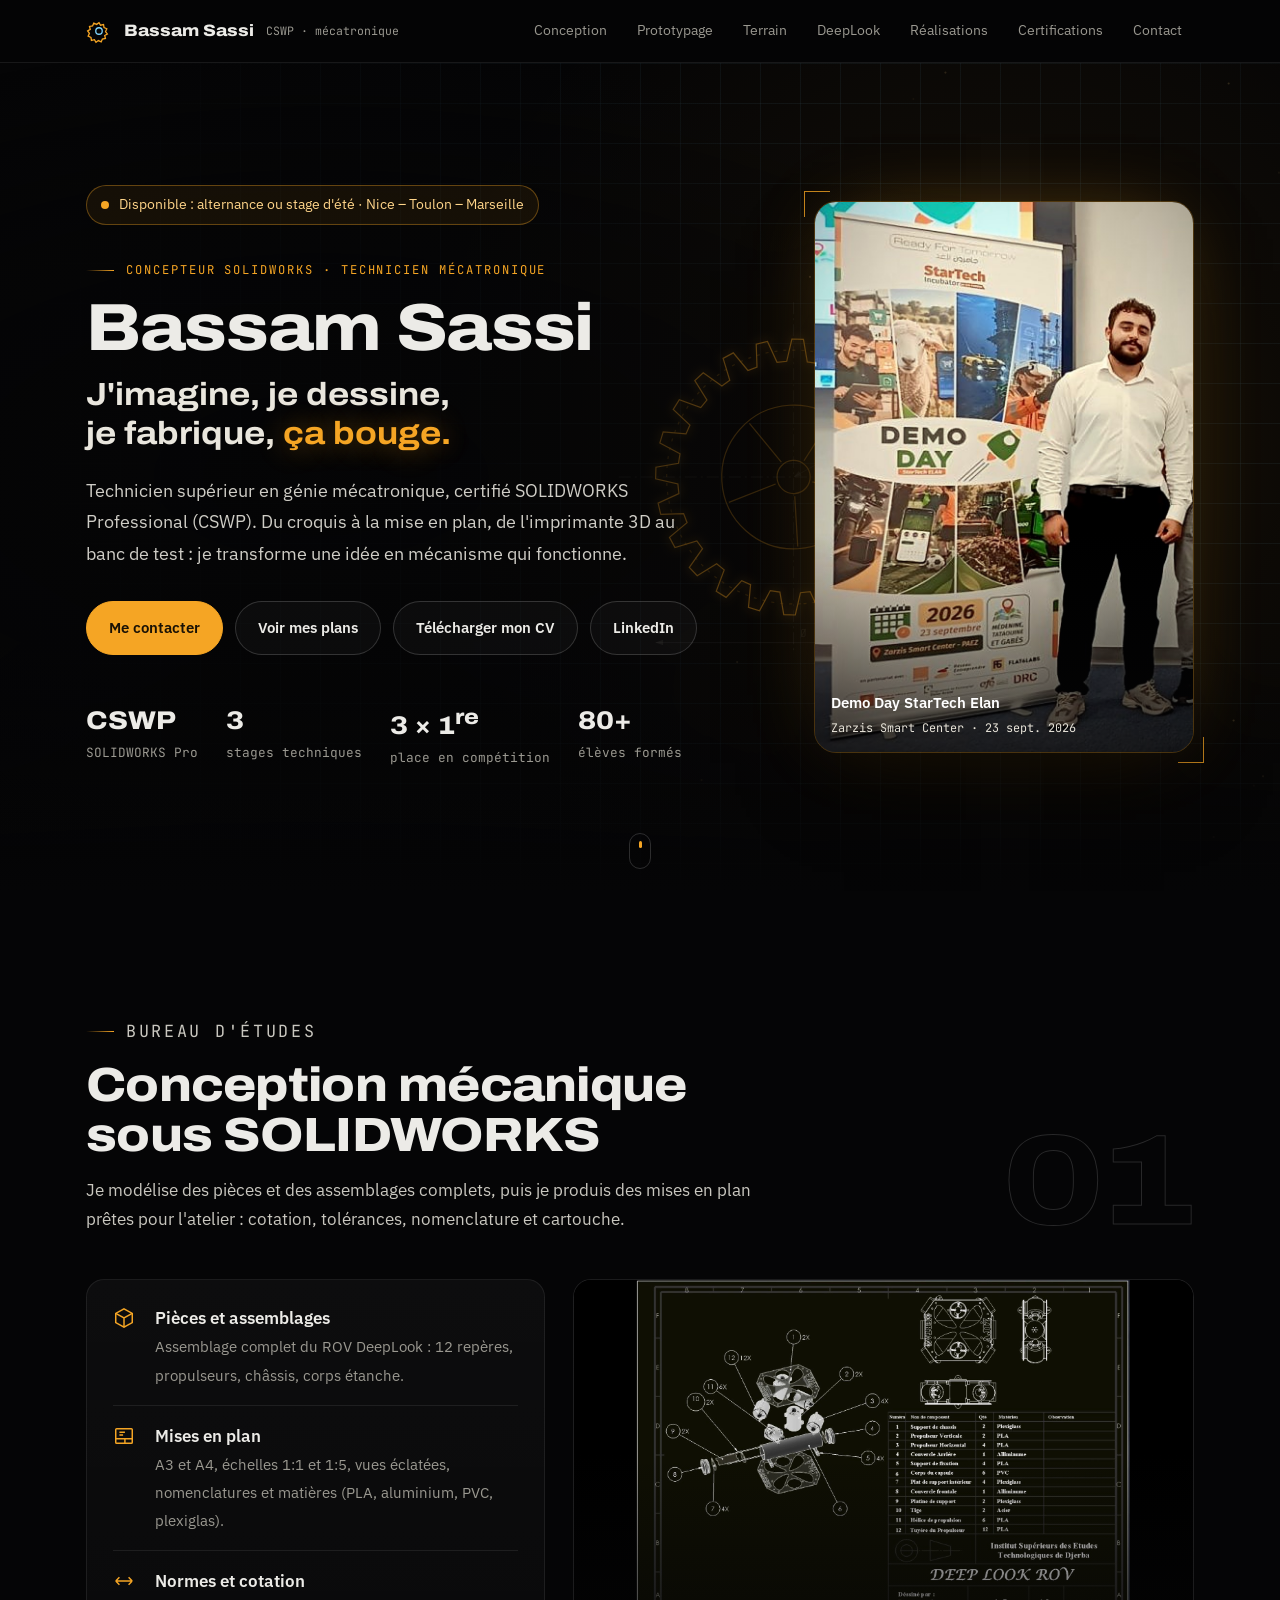
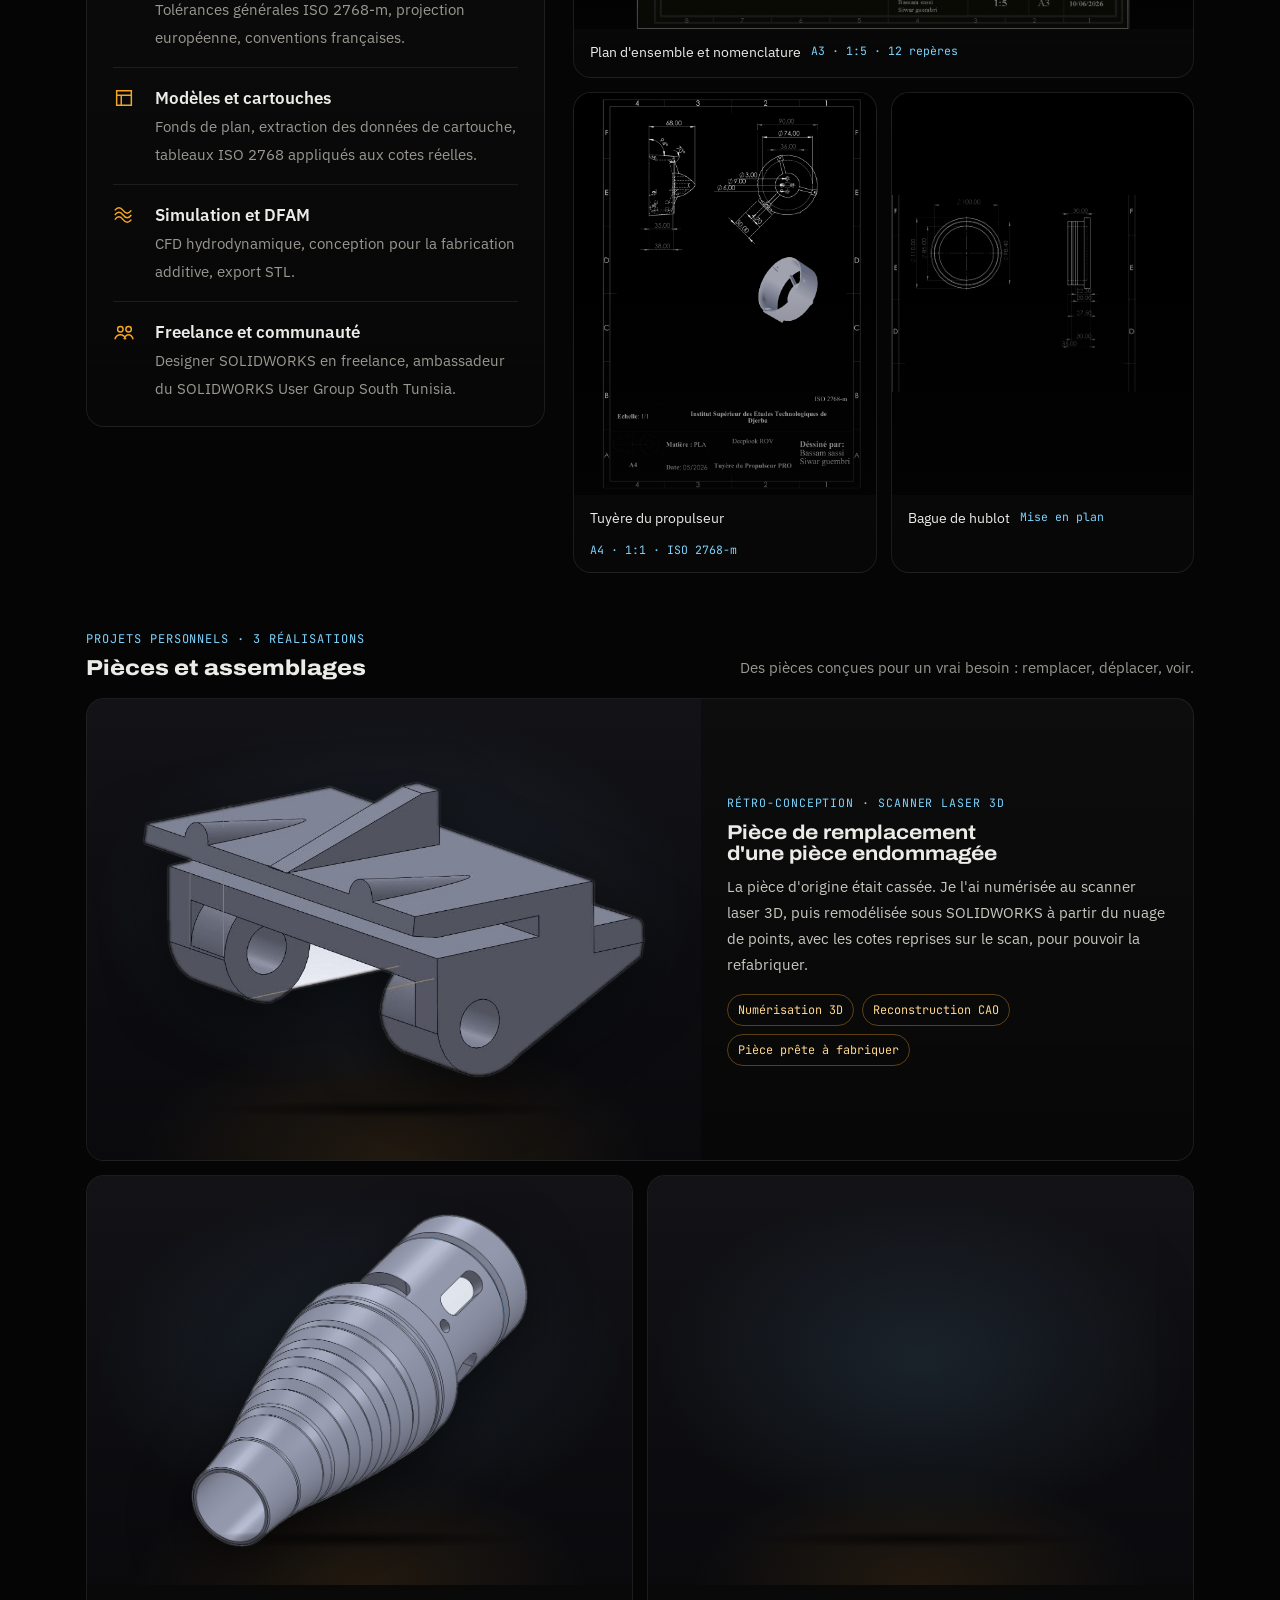
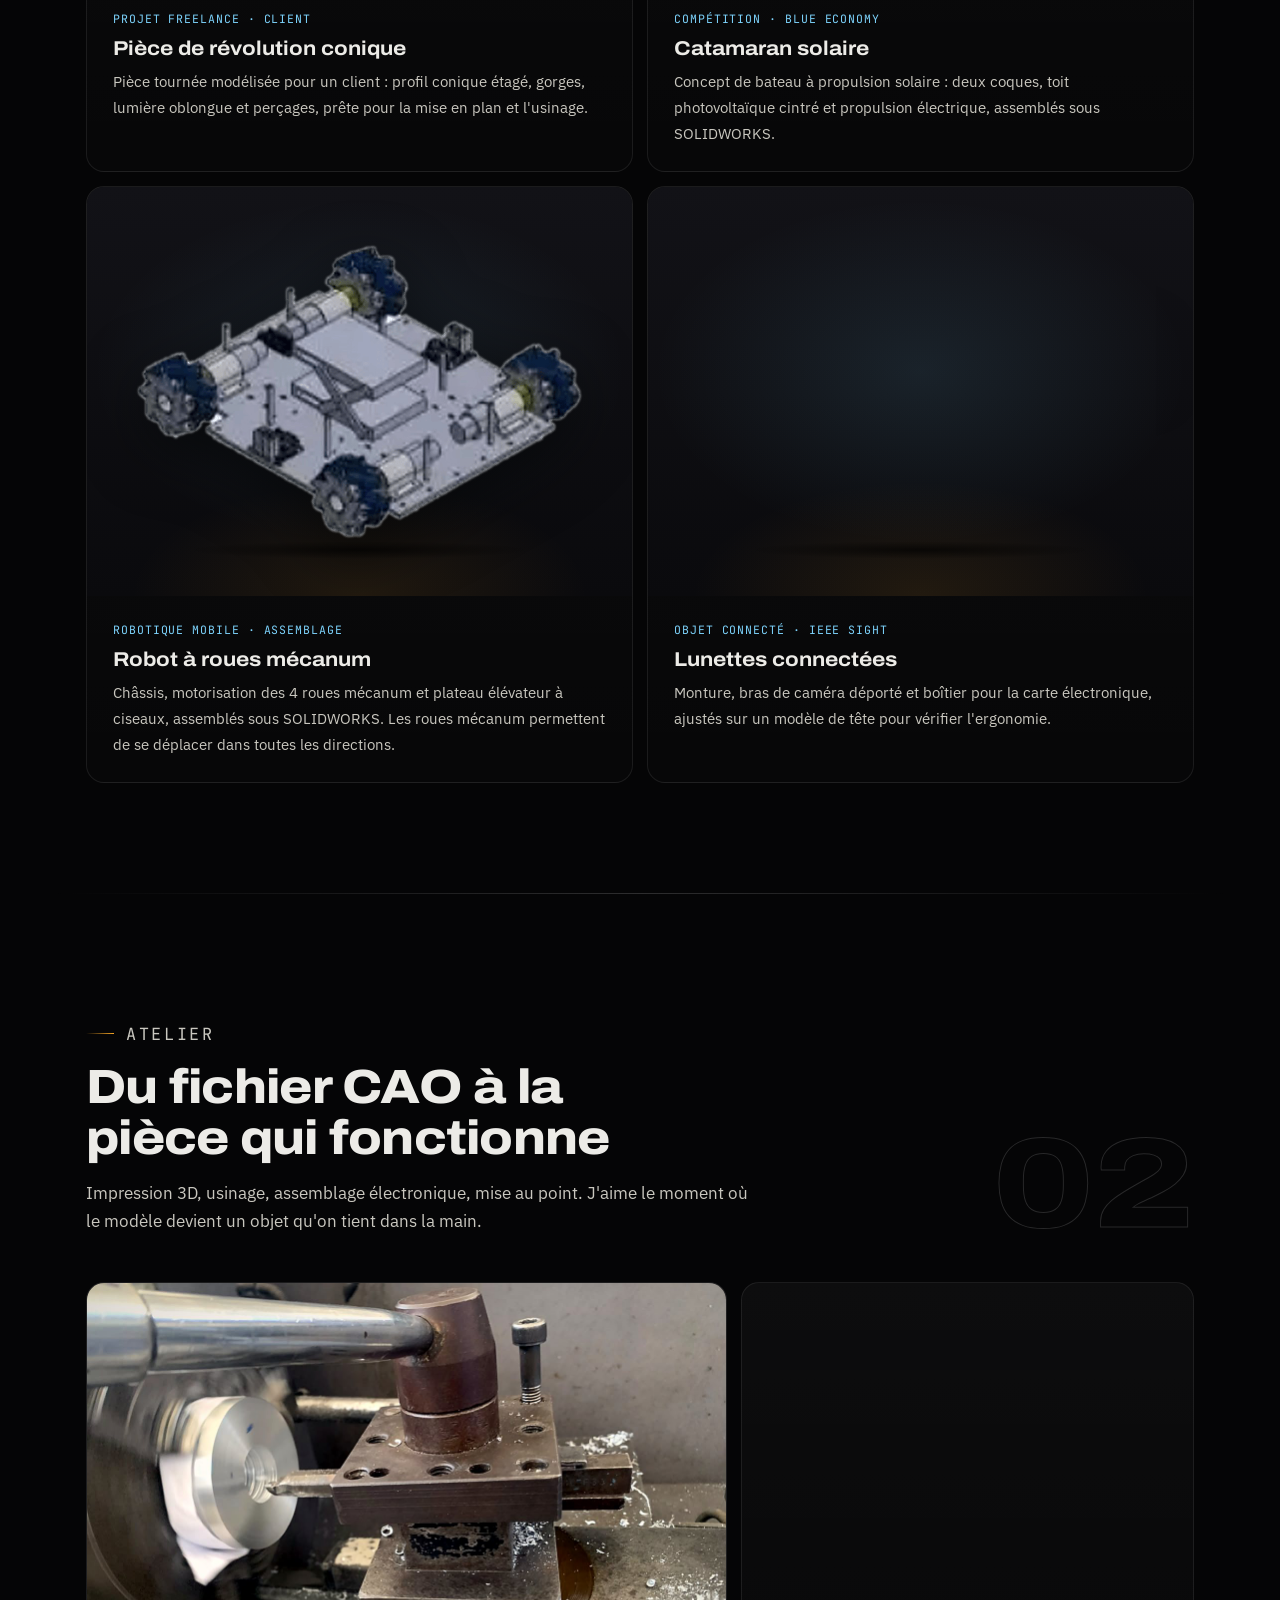
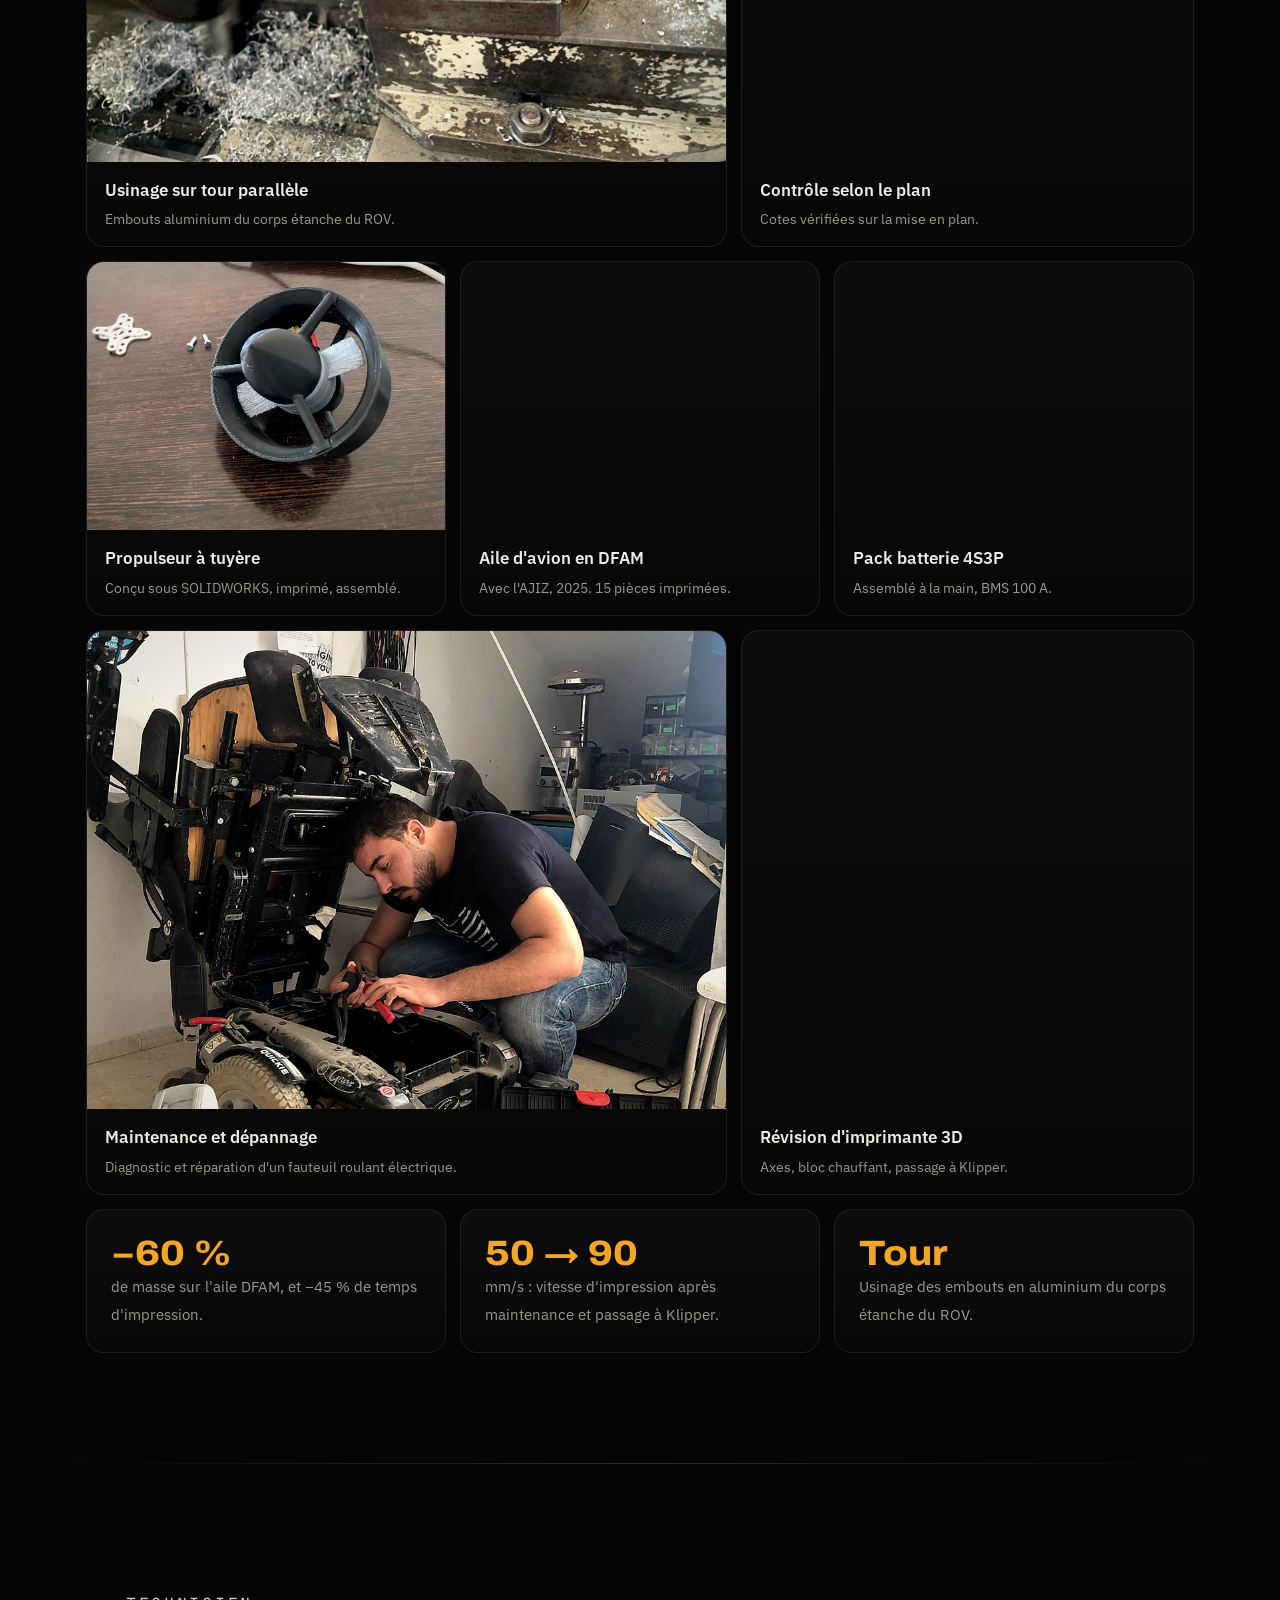
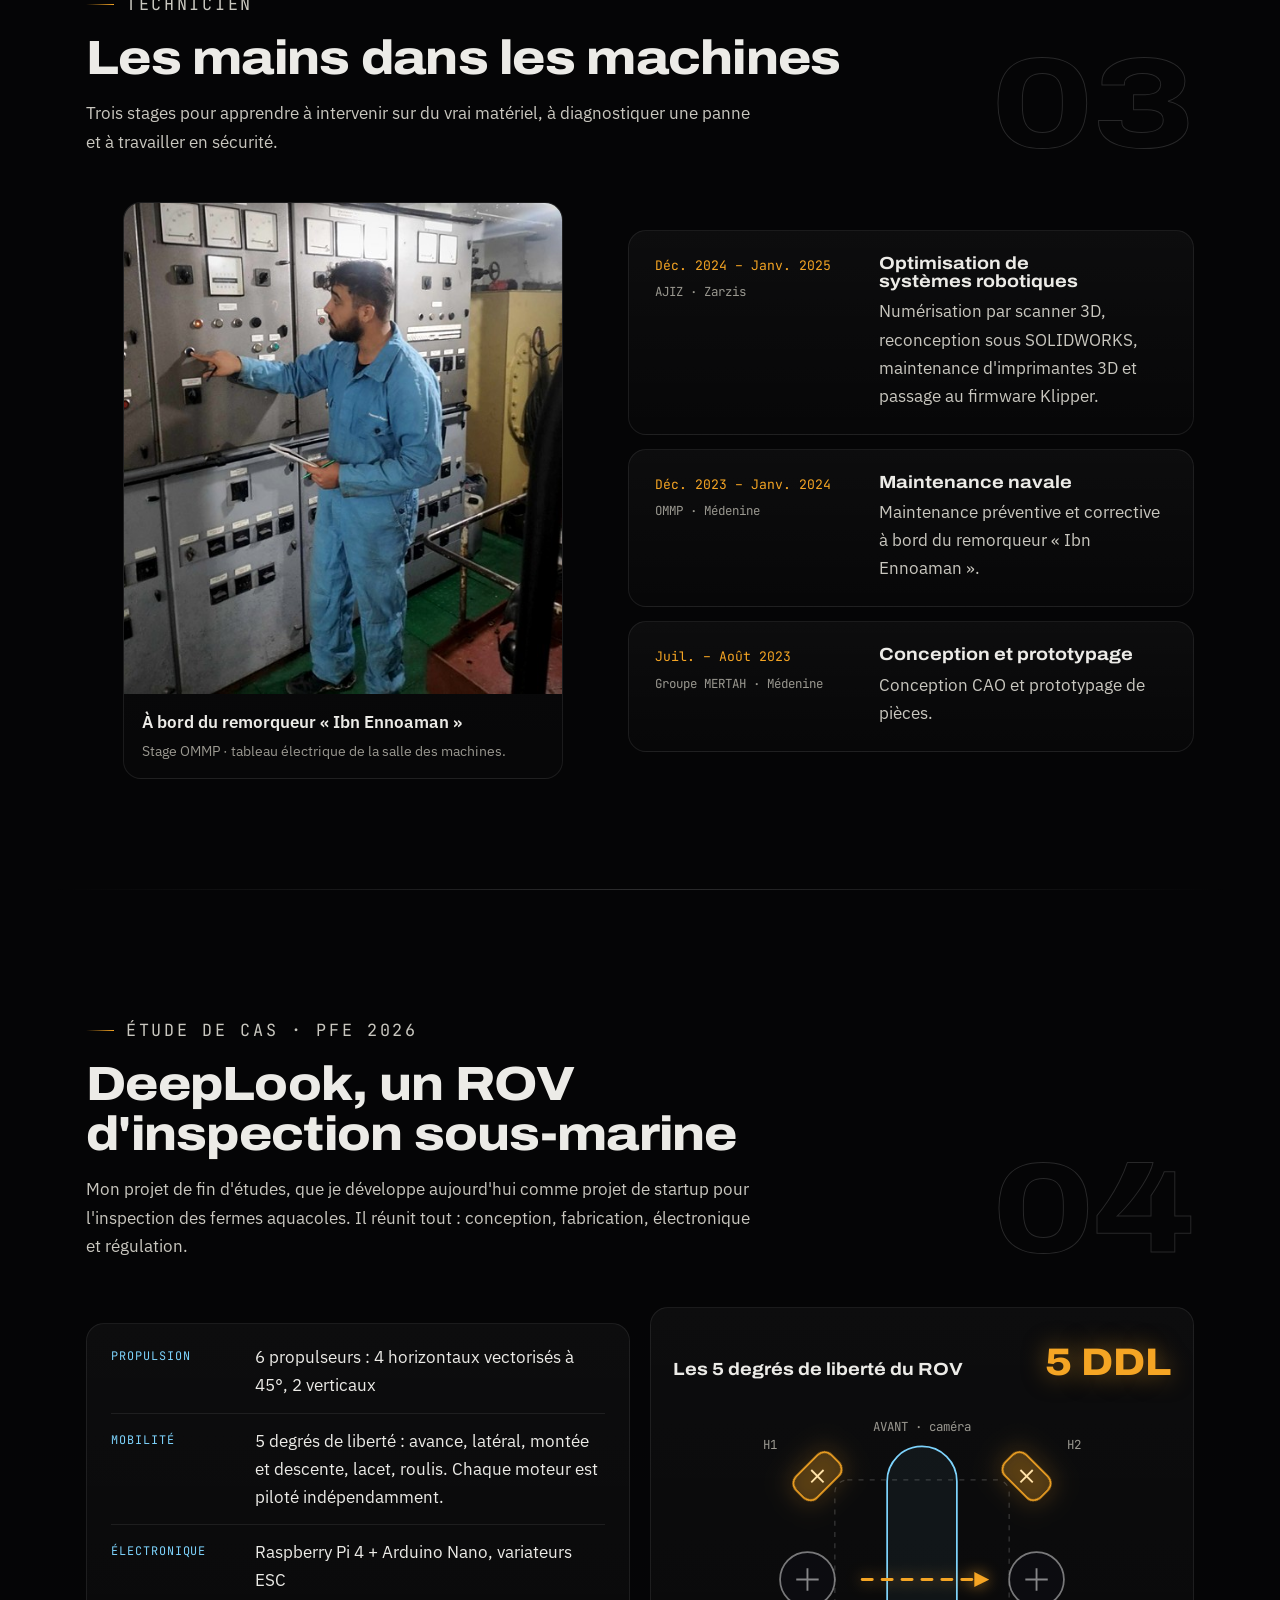
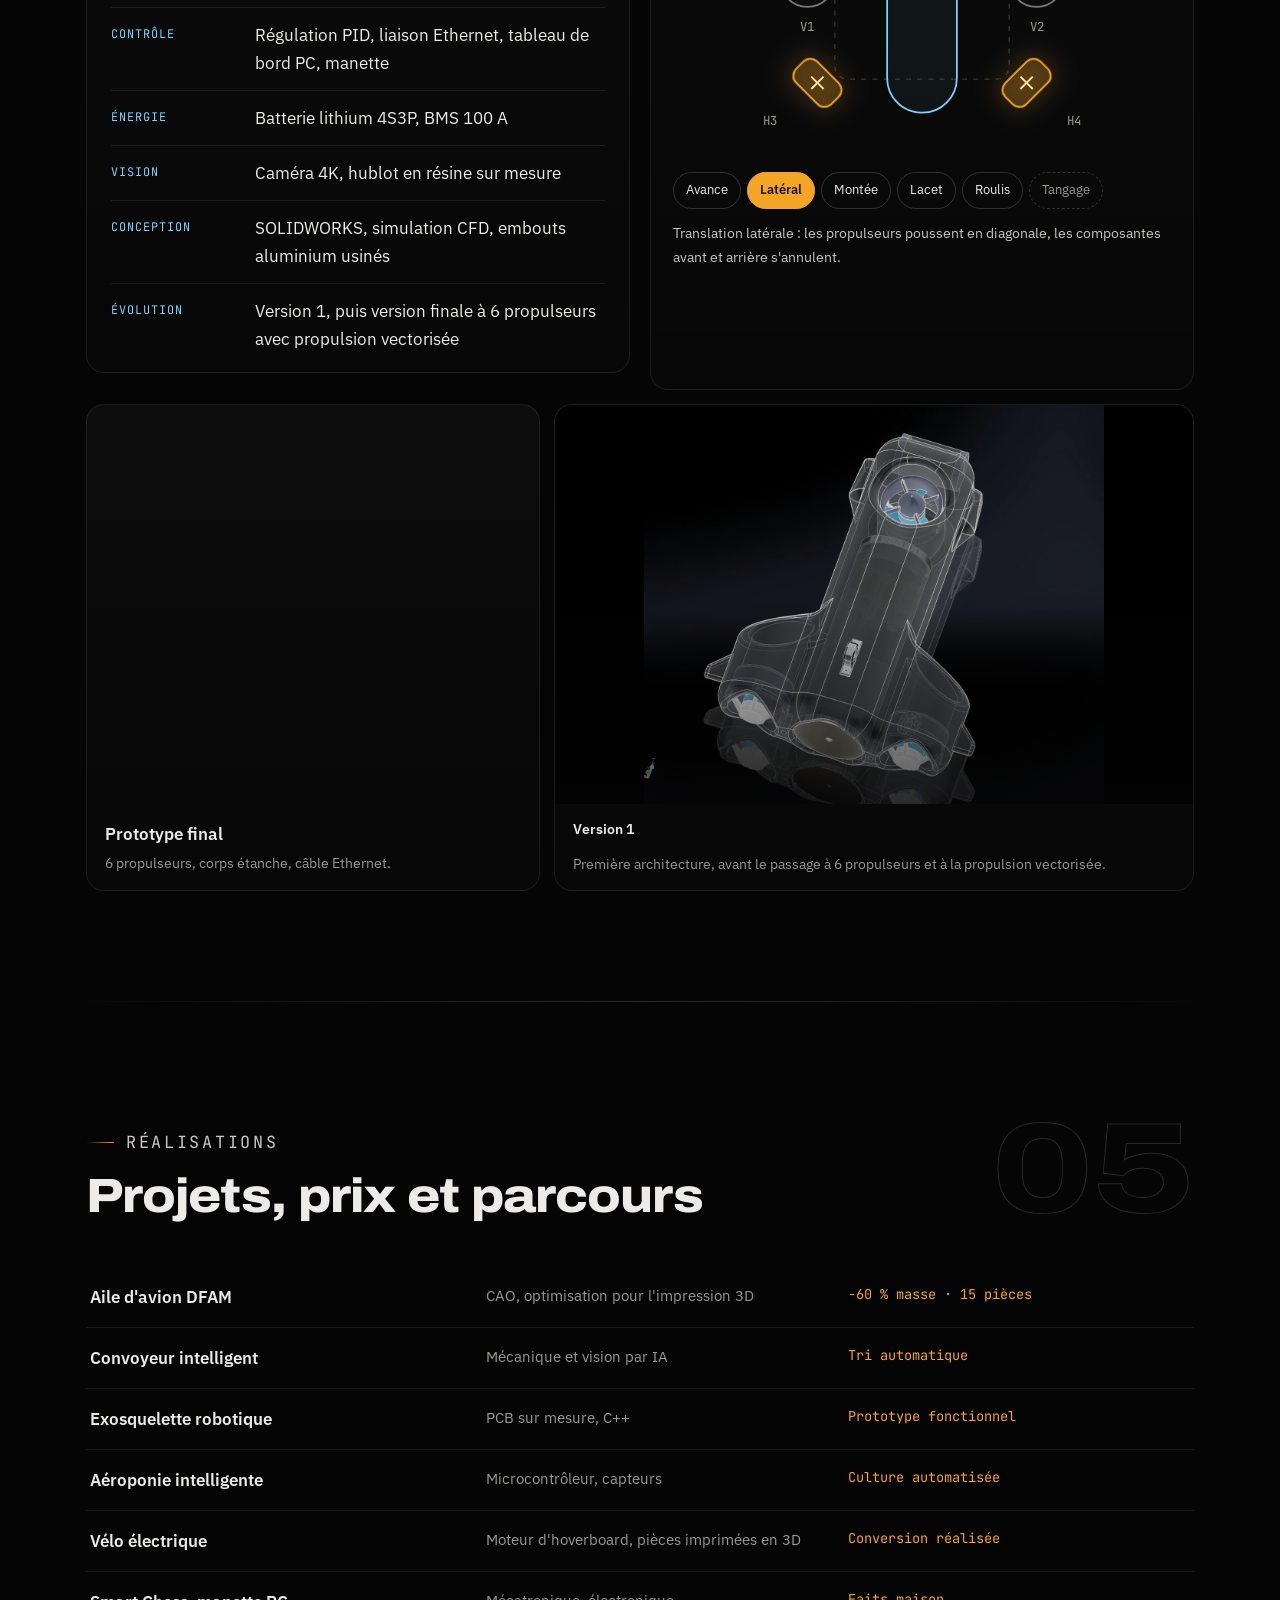
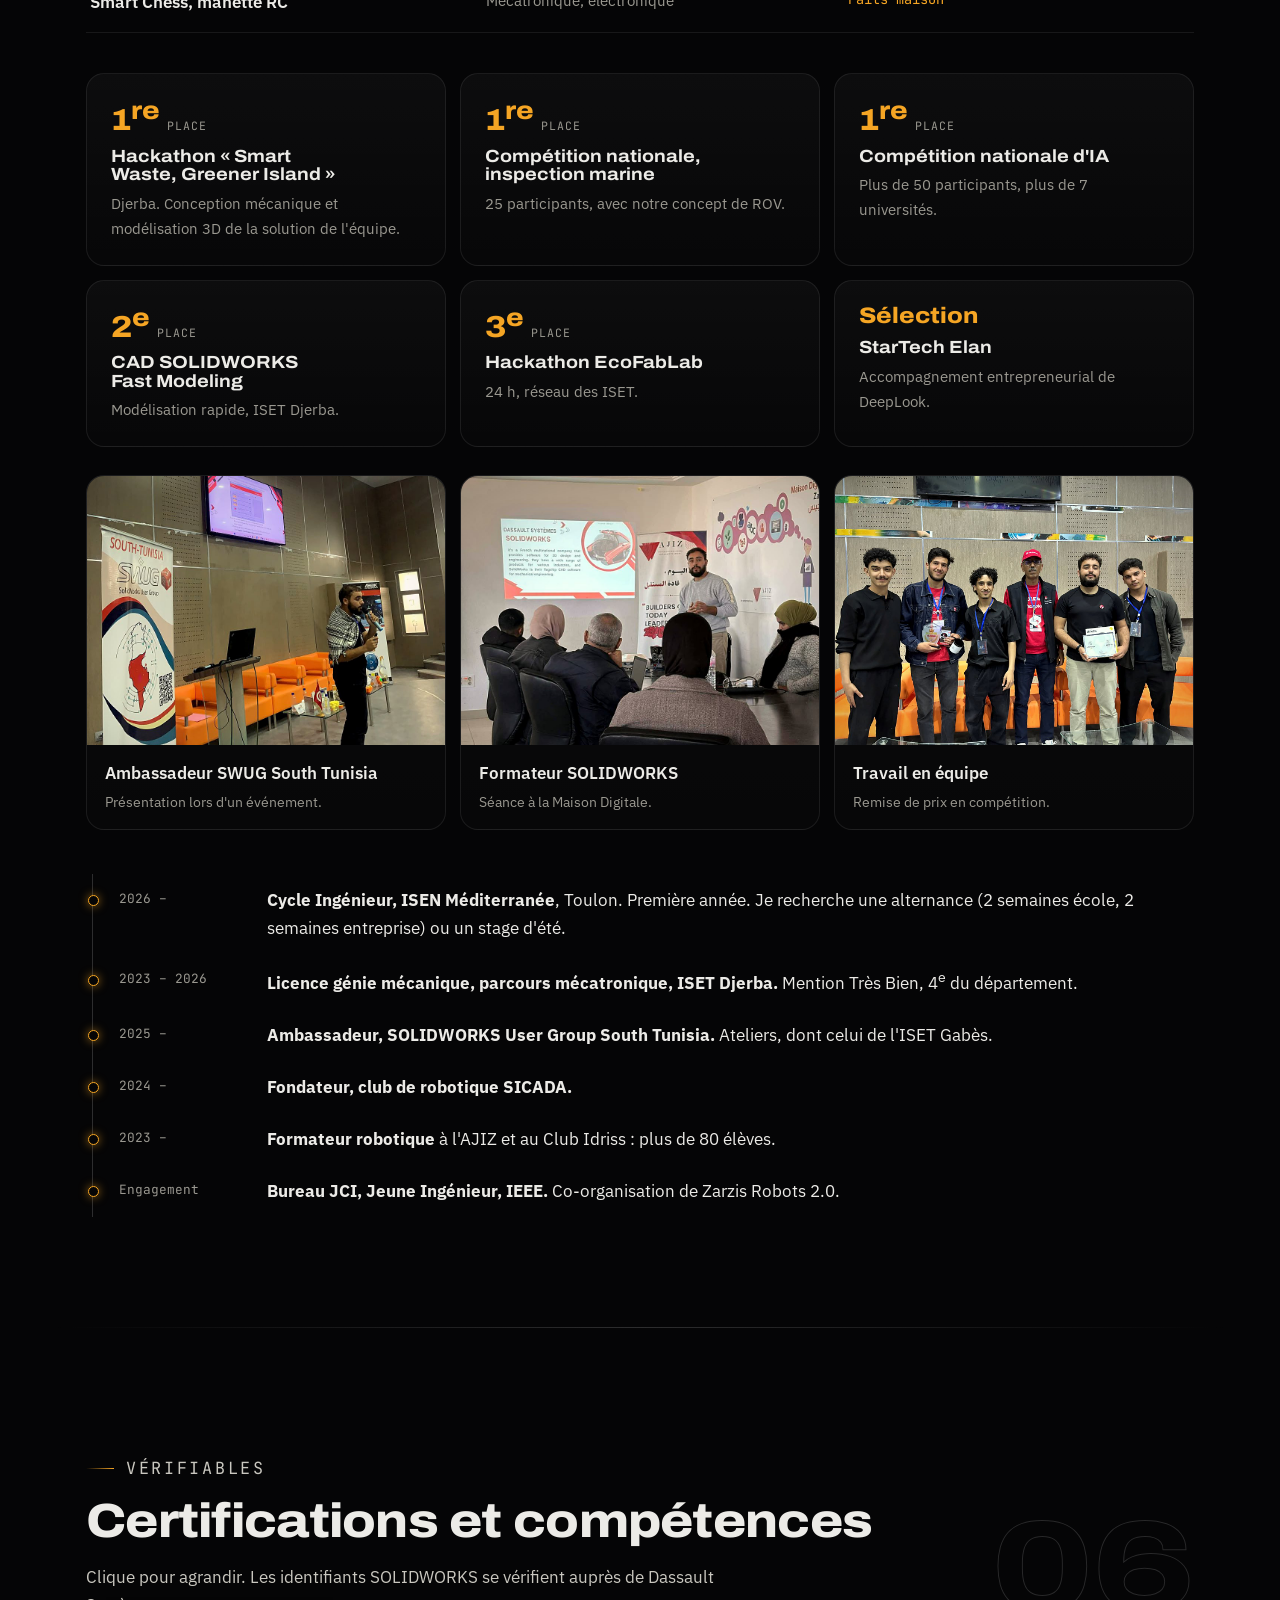
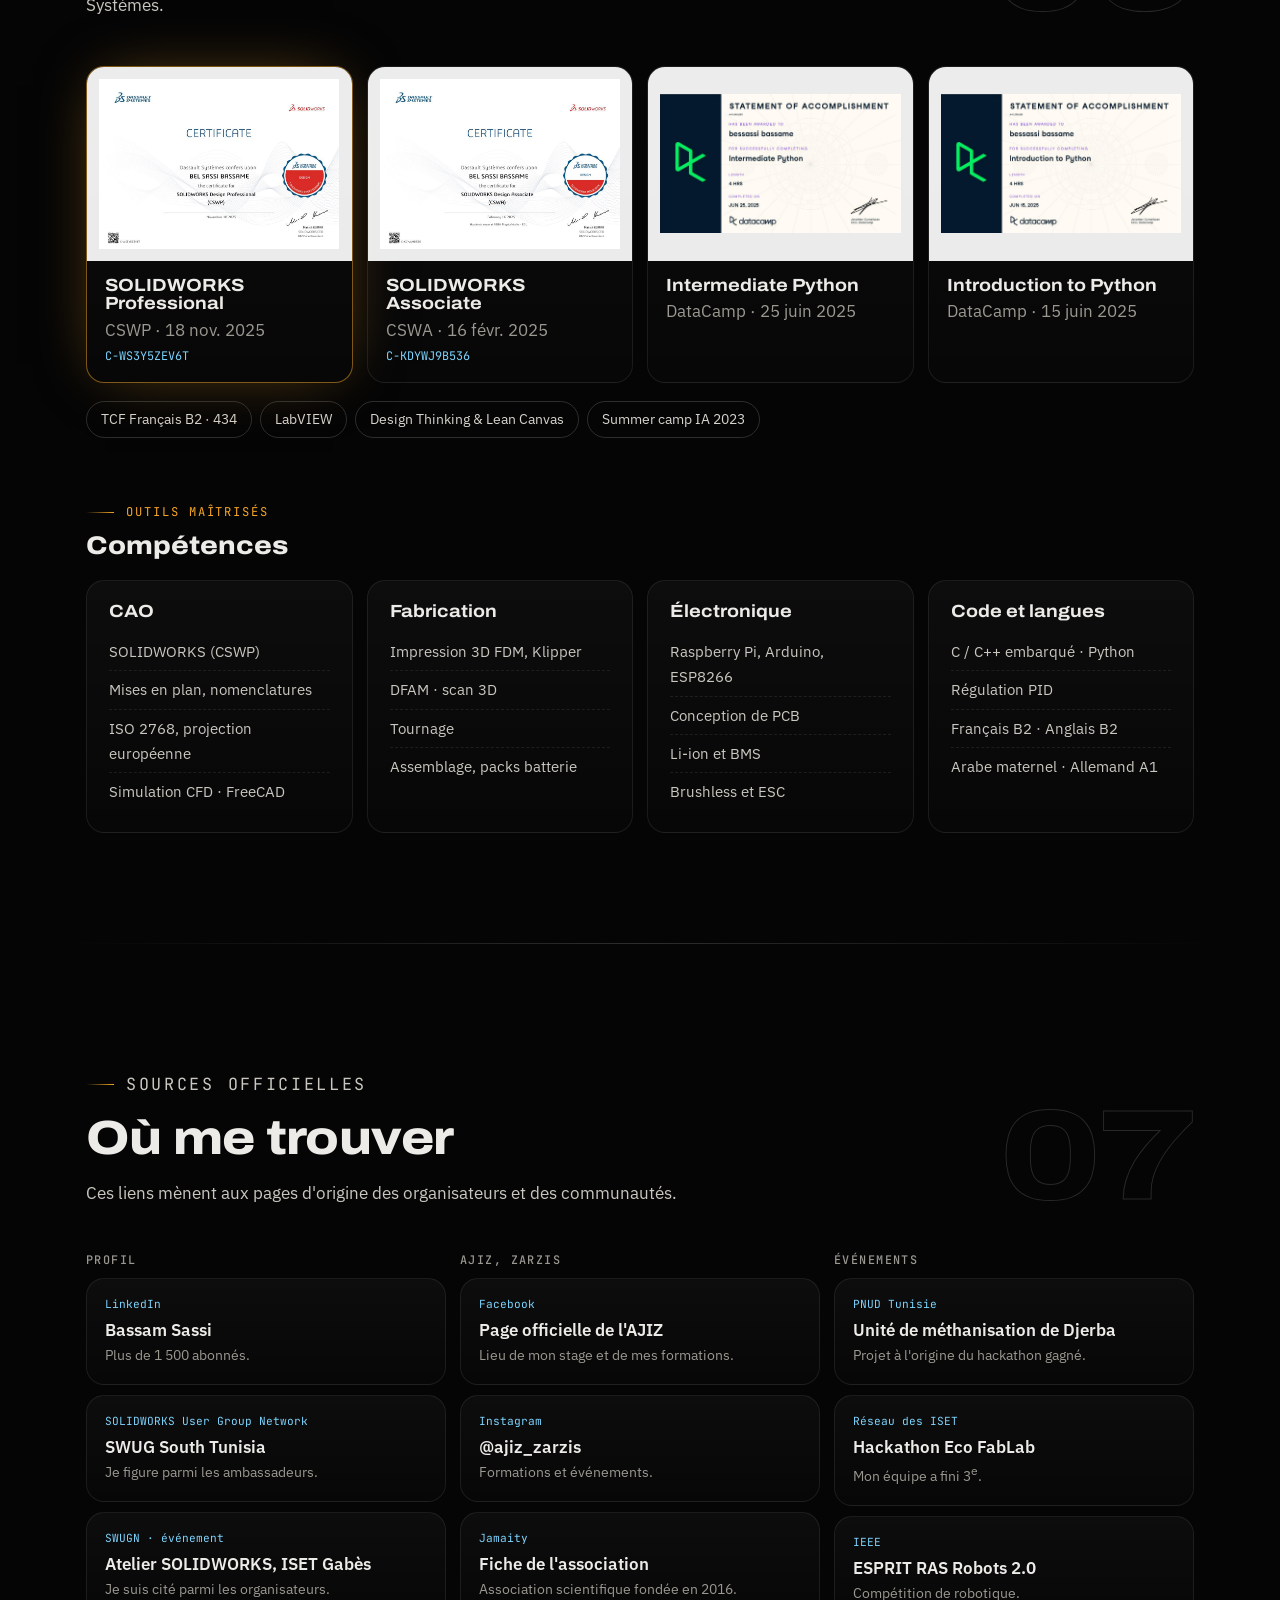
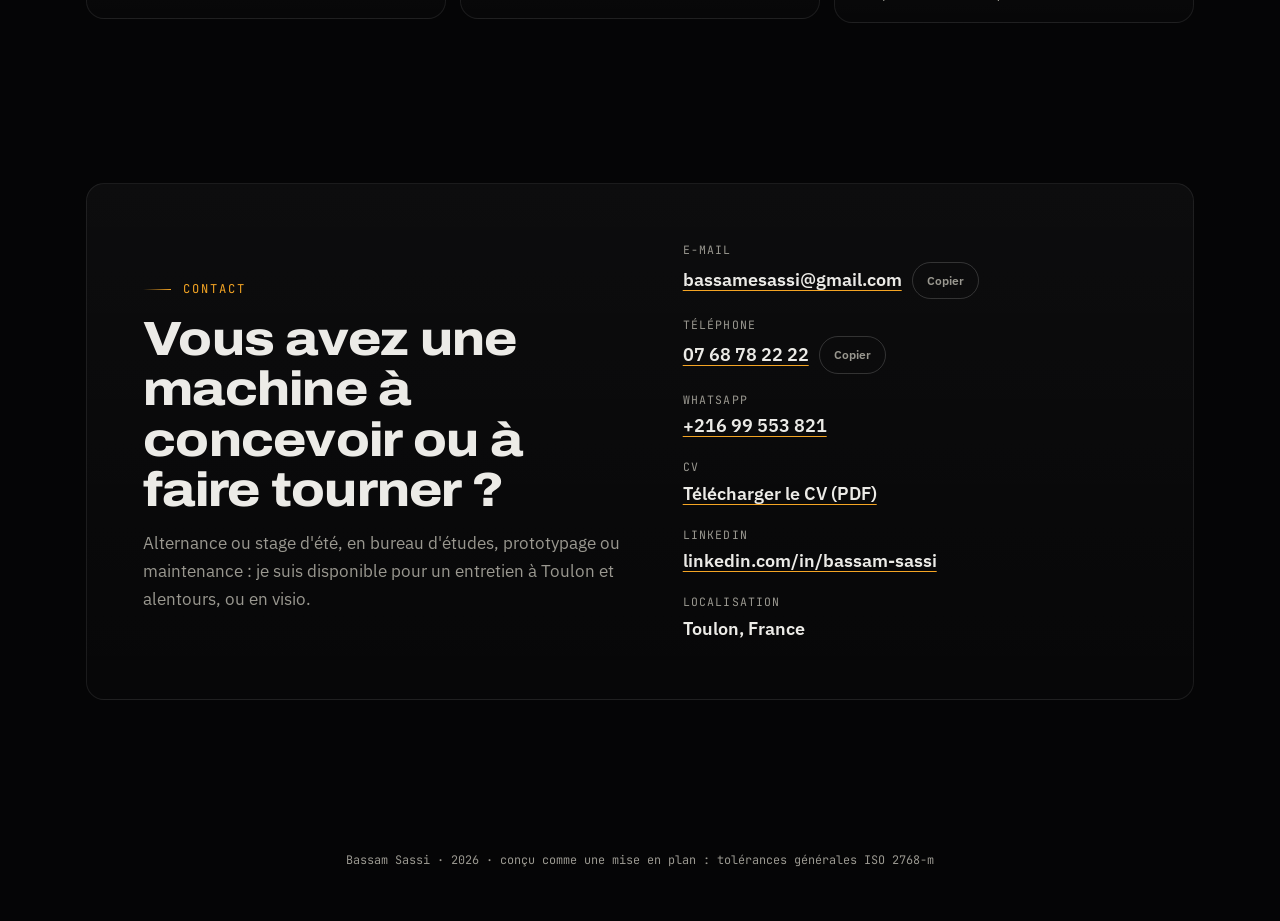
<file: index.html>
<!DOCTYPE html>
<html lang="fr">
<head>
<meta charset="utf-8">
<meta name="viewport" content="width=device-width, initial-scale=1">
<title>Bassam Sassi Portfolio</title>
<meta name="description" content="Bassam Sassi, technicien supérieur en mécatronique et concepteur SOLIDWORKS certifié CSWP. Conception, mises en plan, prototypage, robotique. Recherche une alternance ou un stage d'été entre Nice, Toulon et Marseille.">
<link rel="preconnect" href="https://fonts.googleapis.com">
<link rel="preconnect" href="https://fonts.gstatic.com" crossorigin>
<link href="https://fonts.googleapis.com/css2?family=Archivo:wdth,wght@112,500;112,700;112,800;125,800&family=IBM+Plex+Sans:wght@400;500;600&family=JetBrains+Mono:wght@400;500&display=swap" rel="stylesheet">
<style>
/* Concept: an inventor's workshop at night. Black space, thin luminous line drawings
   (gears, arm, dimension lines) that draw themselves, and warm lamp light that fades in and out.
   One warm accent (amber, the workbench lamp) and one cool trace colour (the CAD line). */
:root{
  --void:#050506;
  --night:#0b0b0e;
  --panel:#111116;
  --edge:rgba(255,255,255,.08);
  --edge-2:rgba(255,255,255,.16);
  --text:#ecebe7;
  --dim:#9a9890;
  --amber:#f5a524;
  --amber-soft:rgba(245,165,36,.16);
  --trace:#7dd3fc;
  --display:"Archivo","Arial Narrow",Arial,sans-serif;
  --body:"IBM Plex Sans","Segoe UI",Roboto,Arial,sans-serif;
  --mono:"JetBrains Mono",Consolas,"Courier New",monospace;
  color-scheme:dark;
}
*{box-sizing:border-box}
html{scroll-behavior:smooth}
body{margin:0;background:var(--void);color:var(--text);font-family:var(--body);font-size:16.5px;line-height:1.7;overflow-x:hidden}
img{max-width:100%;display:block}
a{color:var(--text);text-decoration-color:var(--amber);text-underline-offset:4px}
a:hover{color:var(--amber)}
a:focus-visible,button:focus-visible{outline:2px solid var(--amber);outline-offset:3px;border-radius:6px}
h1,h2,h3{font-family:var(--display);margin:0;line-height:1.05;text-wrap:balance;font-stretch:112%}
h1{font-size:clamp(2.3rem,5.2vw,4.3rem);font-weight:800;letter-spacing:-.02em}
h2{font-size:clamp(1.9rem,4vw,3rem);font-weight:800;letter-spacing:-.015em}
h3{font-size:1.1rem;font-weight:700;letter-spacing:0}
p{margin:0}
.wrap{max-width:1180px;margin:0 auto;padding:0 clamp(18px,4vw,36px);position:relative}
.mono{font-family:var(--mono)}
.dim{color:var(--dim)}
.eyebrow{font-family:var(--mono);font-size:.76rem;letter-spacing:.16em;text-transform:uppercase;color:var(--amber);display:inline-flex;align-items:center;gap:12px}
.eyebrow::before{content:"";width:28px;height:1px;background:linear-gradient(90deg,transparent,var(--amber))}

/* ambient lamp lights that drift and fade, behind everything */
.lights{position:fixed;inset:0;pointer-events:none;z-index:0;overflow:hidden}
.lights i{position:absolute;border-radius:50%;opacity:.0;animation:breathe 16s ease-in-out infinite}
.lights i:nth-child(1){width:520px;height:520px;left:-120px;top:10%;background:radial-gradient(closest-side,rgba(245,165,36,.22),rgba(245,165,36,0));animation-delay:0s}
.lights i:nth-child(2){width:460px;height:460px;right:-140px;top:40%;background:radial-gradient(closest-side,rgba(125,211,252,.16),rgba(125,211,252,0));animation-delay:-5s}
.lights i:nth-child(3){width:380px;height:380px;left:30%;bottom:-160px;background:radial-gradient(closest-side,rgba(245,165,36,.14),rgba(245,165,36,0));animation-delay:-10s}
@keyframes breathe{0%,100%{opacity:.25;transform:translate(0,0) scale(1)}50%{opacity:.85;transform:translate(40px,-30px) scale(1.12)}}
main,header,nav,footer{position:relative;z-index:1}

/* nav */
nav{position:sticky;top:0;z-index:30;background:rgba(5,5,6,.72);-webkit-backdrop-filter:blur(14px);backdrop-filter:blur(14px);border-bottom:1px solid var(--edge)}
nav .wrap{display:flex;align-items:center;gap:24px;min-height:62px}
.brand{display:flex;align-items:center;gap:12px;text-decoration:none;margin-right:auto;font-family:var(--display);font-weight:800;font-stretch:112%}
.brand svg{width:26px;height:26px;animation:spin 14s linear infinite}
.brand small{font-family:var(--mono);font-weight:400;font-size:.72rem;color:var(--dim);font-stretch:100%}
nav .links{display:flex;gap:6px}
nav .links a{font-size:.88rem;color:var(--dim);text-decoration:none;padding:6px 12px;border-radius:999px;transition:color .3s,background .3s}
nav .links a:hover,nav .links a.on{color:var(--text);background:rgba(255,255,255,.06)}
#bar{position:absolute;left:0;bottom:-1px;height:1px;width:0;background:linear-gradient(90deg,transparent,var(--amber),var(--trace));box-shadow:0 0 12px var(--amber)}
@keyframes spin{to{transform:rotate(360deg)}}

/* hero */
.hero{position:relative;min-height:min(92vh,860px);display:flex;align-items:center;overflow:hidden}
#workshop{position:absolute;inset:0;width:100%;height:100%}
.hero::after{content:"";position:absolute;inset:0;background:radial-gradient(90% 70% at 25% 50%,rgba(5,5,6,.92) 0%,rgba(5,5,6,.55) 45%,rgba(5,5,6,0) 75%),linear-gradient(180deg,transparent 70%,var(--void));pointer-events:none}
.hero .wrap{z-index:2;padding-top:60px;padding-bottom:60px;width:100%}
.hero-copy{max-width:780px}
.hero-grid{display:grid;grid-template-columns:1.25fr .75fr;gap:48px;align-items:center}
.portrait{position:relative;margin:0;justify-self:end;width:min(100%,380px)}
.portrait .frame{position:relative;border-radius:22px;overflow:hidden;border:1px solid rgba(245,165,36,.28);box-shadow:0 40px 90px -30px rgba(0,0,0,.9),0 0 80px -30px rgba(245,165,36,.45);animation:float 9s ease-in-out infinite}
.portrait img{width:100%;aspect-ratio:784/1140;object-fit:cover}
.portrait .frame::after{content:"";position:absolute;inset:0;background:linear-gradient(180deg,transparent 60%,rgba(5,5,6,.75));pointer-events:none}
.portrait figcaption{position:absolute;left:16px;right:16px;bottom:14px;z-index:2;font-family:var(--mono);font-size:.74rem;color:#e7e3d8;display:flex;flex-direction:column;gap:2px}
.portrait figcaption b{font-family:var(--body);font-size:.95rem;color:#fff;font-weight:600}
.portrait .corner{position:absolute;width:26px;height:26px;border-color:var(--amber);border-style:solid;opacity:.8}
.portrait .c1{top:-10px;left:-10px;border-width:1.5px 0 0 1.5px}.portrait .c2{bottom:-10px;right:-10px;border-width:0 1.5px 1.5px 0}
@keyframes float{0%,100%{transform:translateY(0)}50%{transform:translateY(-10px)}}

.status{display:inline-flex;align-items:center;gap:10px;padding:7px 14px;border-radius:999px;border:1px solid rgba(245,165,36,.35);background:rgba(245,165,36,.07);font-size:.85rem;color:#ffd58a;margin-bottom:26px}
.status b{width:8px;height:8px;border-radius:50%;background:var(--amber);box-shadow:0 0 0 0 rgba(245,165,36,.7);animation:pulse 2.6s ease-out infinite}
@keyframes pulse{0%{box-shadow:0 0 0 0 rgba(245,165,36,.6)}100%{box-shadow:0 0 0 14px rgba(245,165,36,0)}}
.hero h1 .glow{color:var(--amber);text-shadow:0 0 28px rgba(245,165,36,.45);animation:lamp 6s ease-in-out infinite}
@keyframes lamp{0%,100%{text-shadow:0 0 18px rgba(245,165,36,.25)}50%{text-shadow:0 0 42px rgba(245,165,36,.6)}}
.tagline{font-family:var(--display);font-stretch:112%;font-weight:700;font-size:clamp(1.35rem,2.6vw,2rem);line-height:1.2;margin-top:12px;color:#e9e6dd;text-wrap:balance}
.tagline .glow{color:var(--amber);text-shadow:0 0 28px rgba(245,165,36,.45);animation:lamp 6s ease-in-out infinite}
.hero .lead{font-size:1.15rem;color:#cfcdc6;margin-top:22px;max-width:34em}
.btns{display:flex;gap:12px;flex-wrap:wrap;margin-top:32px}
.btn{position:relative;display:inline-flex;align-items:center;gap:10px;padding:13px 22px;border-radius:999px;font:inherit;font-weight:600;font-size:.95rem;text-decoration:none;color:var(--text);border:1px solid var(--edge-2);background:rgba(255,255,255,.03);cursor:pointer;overflow:hidden;transition:border-color .4s,transform .4s,box-shadow .4s}
.btn:hover{transform:translateY(-2px);border-color:rgba(245,165,36,.6);box-shadow:0 12px 40px -16px rgba(245,165,36,.7);color:var(--text)}
.btn.primary{background:var(--amber);color:#1a1205;border-color:var(--amber)}
.btn.primary:hover{color:#1a1205;box-shadow:0 0 0 6px rgba(245,165,36,.15),0 18px 50px -14px rgba(245,165,36,.9)}
.btn::after{content:"";position:absolute;inset:0;background:linear-gradient(110deg,transparent 30%,rgba(255,255,255,.35) 50%,transparent 70%);transform:translateX(-120%);transition:transform .9s}
.btn:hover::after{transform:translateX(120%)}
.hero-meta{display:flex;gap:28px;flex-wrap:wrap;margin-top:44px;font-family:var(--mono);font-size:.8rem;color:var(--dim)}
.hero-meta b{display:block;font-family:var(--display);font-size:1.6rem;color:var(--text);font-weight:800;font-stretch:112%}
.scroll-hint{position:absolute;left:50%;bottom:22px;transform:translateX(-50%);z-index:2;width:22px;height:36px;border:1px solid var(--edge-2);border-radius:12px}
.scroll-hint::after{content:"";position:absolute;left:50%;top:7px;width:3px;height:7px;margin-left:-1.5px;border-radius:2px;background:var(--amber);animation:wheel 2.2s ease-in-out infinite}
@keyframes wheel{0%{opacity:0;transform:translateY(0)}30%{opacity:1}100%{opacity:0;transform:translateY(12px)}}

/* sections */
section{position:relative;padding:110px 0}
.sec-head{display:grid;grid-template-columns:1fr auto;gap:28px;align-items:end;margin-bottom:46px}
.sec-head p{margin-top:16px;color:#c9c7bf;max-width:40em;font-size:1.05rem}
.sec-num{font-family:var(--display);font-weight:800;font-stretch:125%;font-size:clamp(4rem,10vw,8rem);line-height:.8;color:transparent;-webkit-text-stroke:1px rgba(255,255,255,.14)}
.divider{height:1px;background:linear-gradient(90deg,transparent,var(--edge-2),transparent);margin:0 auto;max-width:1180px}

/* soft-lit cards: a light follows the cursor */
.lit{position:relative;background:linear-gradient(180deg,rgba(255,255,255,.035),rgba(255,255,255,.01));border:1px solid var(--edge);border-radius:18px;overflow:hidden;transition:border-color .5s,transform .5s}
.lit::before{content:"";position:absolute;inset:0;background:radial-gradient(380px circle at var(--mx,50%) var(--my,-20%),rgba(245,165,36,.13),transparent 60%);opacity:0;transition:opacity .6s;pointer-events:none}
.lit:hover{border-color:rgba(245,165,36,.32);transform:translateY(-3px)}
.lit:hover::before{opacity:1}

/* reveal: visible at rest, gets a soft rise when it enters */
.rise{animation:rise 1s cubic-bezier(.16,.8,.24,1) both}
@keyframes rise{from{opacity:.25;transform:translateY(22px)}to{opacity:1;transform:none}}

/* line drawings that draw themselves */
.draw path,.draw circle,.draw line,.draw rect,.draw polyline{fill:none;stroke-linecap:round;stroke-linejoin:round}
.draw.go .s{stroke-dasharray:var(--len,600);stroke-dashoffset:var(--len,600);animation:ink 2.6s cubic-bezier(.4,.1,.2,1) forwards}
@keyframes ink{to{stroke-dashoffset:0}}

/* CAD section */
.cad{display:grid;grid-template-columns:.85fr 1.15fr;gap:28px;align-items:start}
.cad-list{padding:8px 26px}
.cad-list li{list-style:none;display:grid;grid-template-columns:30px 1fr;gap:12px;padding:16px 0;border-bottom:1px solid var(--edge)}
.cad-list li:last-child{border-bottom:0}
.cad-list ul{margin:0;padding:0}
.cad-list svg{width:22px;height:22px;margin-top:3px;color:var(--amber)}
.cad-list b{display:block;font-weight:600}
.cad-list span{color:var(--dim);font-size:.93rem}
.plans{display:grid;grid-template-columns:repeat(6,1fr);gap:14px}
.plan{padding:0;font:inherit;color:inherit;text-align:left;cursor:zoom-in;display:flex;flex-direction:column}
.plan .img{position:relative;overflow:hidden;background:#000}
.plan img{width:100%;height:100%;object-fit:contain;filter:invert(1) hue-rotate(180deg) brightness(1.05) contrast(1.1);opacity:.88;transition:opacity .6s,transform 1.2s cubic-bezier(.16,.8,.24,1)}
.plan:hover img{opacity:1;transform:scale(1.04)}
.plan .img::after{content:"";position:absolute;inset:0;background:linear-gradient(180deg,transparent 50%,rgba(5,5,6,.6));pointer-events:none}
.plan .scan{position:absolute;left:0;right:0;height:40%;top:-40%;background:linear-gradient(180deg,transparent,rgba(125,211,252,.12),transparent);animation:scan 7s ease-in-out infinite;pointer-events:none}
@keyframes scan{0%{top:-40%}60%,100%{top:110%}}
.plan .cap{display:flex;justify-content:space-between;gap:10px;flex-wrap:wrap;padding:12px 16px;font-size:.88rem}
.plan .cap i{font-style:normal;font-family:var(--mono);font-size:.72rem;color:var(--trace)}
.subhead{display:flex;justify-content:space-between;align-items:end;gap:16px;flex-wrap:wrap;margin:56px 0 18px}
.subhead h3{font-size:1.35rem;font-weight:800}
.subhead p{color:var(--dim);font-size:.92rem;max-width:40em}
.subhead .count{font-family:var(--mono);font-size:.75rem;color:var(--trace);letter-spacing:.08em;text-transform:uppercase}
.sheets{display:grid;grid-template-columns:repeat(3,1fr);gap:14px}
.sheets .plan .img{aspect-ratio:1/1.414}


.sheets .plan:first-child{display:flex;flex-direction:column}

.renders{display:grid;grid-template-columns:repeat(3,1fr);gap:14px}
.renders .plan .img{aspect-ratio:4/3;background:linear-gradient(180deg,#f3f5f8,#d9dee5)}
.renders .plan img{filter:none;object-fit:contain;opacity:1;padding:10px}
.renders .plan .img{position:relative}
.renders .plan .img::after{display:none}
.renders .plan img{object-fit:cover!important;padding:0!important}
.step{position:absolute;top:10px;left:10px;z-index:2;font-family:var(--mono);font-size:.72rem;font-weight:500;padding:4px 8px;border-radius:999px;background:rgba(5,5,6,.82);color:var(--amber);border:1px solid rgba(245,165,36,.4)}
.process .plan img{object-fit:cover;padding:0}
.process .plan:nth-child(2) img{object-fit:contain;padding:10px}

.works{display:grid;grid-template-columns:1fr 1fr;gap:14px}
.work{display:flex;flex-direction:column}
.work.feature{grid-column:1/-1;display:grid;grid-template-columns:1.25fr 1fr}
.wimg{padding:0;border:0;cursor:zoom-in;background:linear-gradient(180deg,#f3f5f8,#d9dee5);display:block;overflow:hidden}
.wimg img{width:100%;height:100%;aspect-ratio:4/3;object-fit:cover;transition:transform 1.2s cubic-bezier(.16,.8,.24,1)}
.work:hover .wimg img{transform:scale(1.04)}
.wimg{background:radial-gradient(70% 60% at 50% 45%,rgba(125,211,252,.10),transparent 70%),radial-gradient(60% 40% at 50% 100%,rgba(245,165,36,.10),transparent 70%),linear-gradient(180deg,#121217,#0a0a0d)!important;position:relative}
.wimg::after{content:"";position:absolute;left:18%;right:18%;bottom:9%;height:18px;border-radius:50%;background:radial-gradient(closest-side,rgba(0,0,0,.65),transparent);pointer-events:none}
.wimg img{object-fit:contain!important;padding:7% 9%;filter:drop-shadow(0 18px 30px rgba(0,0,0,.6))}
.process .plan:nth-child(2) .img{background:radial-gradient(70% 60% at 50% 50%,rgba(125,211,252,.10),transparent 70%),linear-gradient(180deg,#121217,#0a0a0d)!important}
.process .plan:nth-child(2) img{object-fit:contain!important;padding:12%!important;filter:drop-shadow(0 14px 24px rgba(0,0,0,.6))}
.wtxt{padding:24px 26px;display:flex;flex-direction:column;gap:10px;justify-content:center}
.wtxt .count{font-family:var(--mono);font-size:.72rem;color:var(--trace);letter-spacing:.08em;text-transform:uppercase}
.wtxt h3{font-size:1.25rem}
.wtxt p{color:#c9c7bf;font-size:.95rem}
.wtxt ul{display:flex;flex-wrap:wrap;gap:8px;list-style:none;margin:6px 0 0;padding:0}
.wtxt li{font-family:var(--mono);font-size:.74rem;padding:5px 10px;border-radius:999px;border:1px solid rgba(245,165,36,.35);color:#ffd58a}
.c6{grid-column:span 6}.c3{grid-column:span 3}.c2{grid-column:span 2}
.ar-wide .img{aspect-ratio:16/9}.ar-tall .img{aspect-ratio:3/4}.ar-sq .img{aspect-ratio:1/1}
.plan.photo img{filter:none;object-fit:cover;opacity:.92}
.plan.render img{filter:invert(1) hue-rotate(180deg) brightness(.95);object-fit:contain}
.plan.render.gray img{filter:grayscale(1) invert(1) brightness(1.1) contrast(1.05)}

/* prototyping */
.proto{display:grid;grid-template-columns:repeat(12,1fr);gap:14px}
.ph{padding:0;font:inherit;color:inherit;text-align:left;cursor:zoom-in;display:flex;flex-direction:column}
.ph .img{overflow:hidden}
.ph img{width:100%;height:100%;object-fit:cover;transition:transform 1.4s cubic-bezier(.16,.8,.24,1),filter .8s}
.ph:hover img{transform:scale(1.05);filter:brightness(1.06)}
.ph .cap{padding:14px 18px}
.ph .cap b{display:block;font-weight:600}
.ph .cap span{color:var(--dim);font-size:.9rem}
.p7{grid-column:span 7}.p5{grid-column:span 5}.p4{grid-column:span 4}
.p7 .img,.p5 .img{aspect-ratio:4/3}.p4 .img{aspect-ratio:4/3}
.metrics{display:grid;grid-template-columns:repeat(3,1fr);gap:14px;margin-top:14px}
.metric{padding:24px}
.metric b{display:block;font-family:var(--display);font-size:2.2rem;font-weight:800;font-stretch:112%;color:var(--amber);line-height:1.1;font-variant-numeric:tabular-nums}
.metric span{color:var(--dim);font-size:.93rem}

/* robot arm drawing */
.arm-row{display:grid;grid-template-columns:1fr 1.1fr;gap:28px;align-items:center}
.arm{width:100%;max-width:460px;margin:0 auto;display:block}
.arm .s{stroke:var(--trace);stroke-width:1.4;filter:drop-shadow(0 0 6px rgba(125,211,252,.55))}
.arm .a{stroke:var(--amber);filter:drop-shadow(0 0 6px rgba(245,165,36,.6))}
.arm .dimtxt{font-family:var(--mono);font-size:10px;fill:var(--dim)}
.arm .j1{transform-origin:120px 300px;animation:sh 7s ease-in-out infinite}
.arm .j2{transform-origin:220px 170px;animation:el 7s ease-in-out infinite}
.arm .j3{transform-origin:340px 160px;animation:wr 7s ease-in-out infinite}
@keyframes sh{0%,100%{transform:rotate(0)}50%{transform:rotate(-9deg)}}
@keyframes el{0%,100%{transform:rotate(0)}50%{transform:rotate(14deg)}}
@keyframes wr{0%,100%{transform:rotate(0)}50%{transform:rotate(-18deg)}}

/* timeline */
.jobs{display:grid;gap:14px}
.job{display:grid;grid-template-columns:200px 1fr;gap:24px;padding:24px 26px}
.job .when{font-family:var(--mono);font-size:.82rem;color:var(--amber)}
.job .where{font-family:var(--mono);font-size:.78rem;color:var(--dim);margin-top:4px}
.job p{color:#c9c7bf;margin-top:6px}

/* DeepLook */
.dl{display:grid;grid-template-columns:1fr 1fr;gap:20px}
.spec{padding:6px 24px}
.spec div{display:grid;grid-template-columns:130px 1fr;gap:14px;padding:13px 0;border-bottom:1px solid var(--edge)}
.spec div:last-child{border-bottom:0}
.spec dt{font-family:var(--mono);font-size:.74rem;text-transform:uppercase;letter-spacing:.08em;color:var(--trace);padding-top:3px}
.spec dd{margin:0}
.dof{padding:22px}
.dof-top{display:flex;justify-content:space-between;align-items:baseline;gap:12px}
.dof-top b{font-family:var(--display);font-size:2.4rem;font-weight:800;font-stretch:112%;color:var(--amber);text-shadow:0 0 24px rgba(245,165,36,.5)}
.dof svg{width:100%;height:auto;margin:4px 0}
.dof .hull{fill:rgba(125,211,252,.05);stroke:var(--trace);stroke-width:1.4}
.dof .frame{fill:none;stroke:rgba(255,255,255,.18);stroke-dasharray:4 5}
.dof .thr{fill:#0c0c10;stroke:rgba(255,255,255,.45);stroke-width:1.4;transition:all .6s}
.dof .on .thr{fill:rgba(245,165,36,.2);stroke:var(--amber);filter:drop-shadow(0 0 10px rgba(245,165,36,.8))}
.dof .blade{stroke:rgba(255,255,255,.5);stroke-width:1.5;transform-box:fill-box;transform-origin:center}
.dof .on .blade{stroke:#ffe2a8;animation:spin .55s linear infinite}
.dof .lbl{font-family:var(--mono);font-size:10px;fill:var(--dim)}
.dof .arrow{fill:none;stroke:var(--amber);stroke-width:2.4;stroke-linecap:round;opacity:0;transition:opacity .6s;stroke-dasharray:8 8;filter:drop-shadow(0 0 6px rgba(245,165,36,.8))}
.dof .arrow.show{opacity:1;animation:flow 1s linear infinite}
@keyframes flow{to{stroke-dashoffset:-16}}
.dof .ah{fill:var(--amber)}
.dof-btns{display:flex;flex-wrap:wrap;gap:6px}
.dof-btns button{font:inherit;font-size:.82rem;padding:6px 12px;border-radius:999px;border:1px solid var(--edge-2);background:transparent;color:var(--text);cursor:pointer;transition:all .4s}
.dof-btns button:hover{border-color:rgba(245,165,36,.6)}
.dof-btns button[aria-pressed="true"]{background:var(--amber);border-color:var(--amber);color:#1a1205;font-weight:600}
.dof-btns button.no{border-style:dashed;color:var(--dim)}
.dof-btns button.no[aria-pressed="true"]{background:transparent;border-color:var(--amber);color:var(--amber);font-weight:600}
.dof-note{color:#c9c7bf;font-size:.9rem;margin-top:12px;min-height:3.4em;transition:opacity .4s}

/* lists */
.rows{display:grid;gap:0}
.row{display:grid;grid-template-columns:1.1fr 1fr 1fr;gap:20px;padding:16px 4px;border-bottom:1px solid var(--edge);transition:background .4s,padding .4s}
.row:hover{background:rgba(245,165,36,.04);padding-left:14px}
.row b{font-weight:600}
.row span{color:var(--dim);font-size:.93rem}
.row .r{color:var(--amber);font-family:var(--mono);font-size:.85rem}

.awards{display:grid;grid-template-columns:repeat(3,1fr);gap:14px}
.award{padding:24px}
.award .rank{font-family:var(--display);font-weight:800;font-stretch:112%;font-size:1.9rem;color:var(--amber);line-height:1}
.award .rank small{font-family:var(--mono);font-size:.72rem;font-weight:400;color:var(--dim);letter-spacing:.08em;text-transform:uppercase;font-stretch:100%}
.award h3{margin-top:12px}
.award p{color:var(--dim);font-size:.92rem;margin-top:6px}

.tl{display:grid;gap:0;border-left:1px solid var(--edge-2);margin-left:6px}
.tl div{position:relative;padding:12px 0 12px 26px;display:grid;grid-template-columns:130px 1fr;gap:18px}
.tl div::before{content:"";position:absolute;left:-5px;top:21px;width:9px;height:9px;border-radius:50%;background:var(--void);border:1.5px solid var(--amber);box-shadow:0 0 10px rgba(245,165,36,.6)}
.tl .when{font-family:var(--mono);font-size:.8rem;color:var(--dim);padding-top:2px}

/* certs */
.certs{display:grid;grid-template-columns:repeat(4,1fr);gap:14px}
.cert{display:flex;flex-direction:column}
.cert button{padding:12px;border:0;background:rgba(255,255,255,.92);cursor:zoom-in;transition:background .4s}
.cert img{aspect-ratio:1.414/1;object-fit:contain;width:100%}
.cert .t{padding:16px 18px;display:flex;flex-direction:column;gap:2px}
.cert .id{font-family:var(--mono);font-size:.74rem;color:var(--trace)}
.cert.main{border-color:rgba(245,165,36,.5);box-shadow:0 0 60px -20px rgba(245,165,36,.5)}
.chips{display:flex;gap:8px;flex-wrap:wrap;margin-top:18px}
.chip{font-size:.85rem;padding:6px 14px;border:1px solid var(--edge-2);border-radius:999px;color:#d6d4cd}

/* skills */
.sub-head{margin:64px 0 20px;display:flex;flex-direction:column;gap:10px}
.sub-head h3{font-size:1.6rem;font-weight:800}
.skills{display:grid;grid-template-columns:repeat(4,1fr);gap:14px}
.skill{padding:22px}
.skill ul{margin:12px 0 0;padding:0;list-style:none}
.skill li{padding:6px 0;border-bottom:1px dashed var(--edge);color:#c9c7bf;font-size:.93rem}
.skill li:last-child{border-bottom:0}

/* links */
.links{display:grid;grid-template-columns:repeat(3,1fr);gap:14px}
.lcol h3{font-family:var(--mono);font-size:.74rem;font-weight:500;letter-spacing:.12em;text-transform:uppercase;color:var(--dim);margin-bottom:12px}
.lcol a{display:block;padding:16px 18px;margin-bottom:10px;text-decoration:none}
.lcol a small{display:block;font-family:var(--mono);font-size:.7rem;color:var(--trace)}
.lcol a b{display:block;font-weight:600;margin-top:2px}
.lcol a span{display:block;color:var(--dim);font-size:.88rem}

/* contact */
.contact{padding:clamp(28px,5vw,56px);display:grid;grid-template-columns:1.1fr 1fr;gap:40px;align-items:center}
.contact dl{margin:0;display:grid;gap:16px}
.contact dt{font-family:var(--mono);font-size:.72rem;letter-spacing:.1em;text-transform:uppercase;color:var(--dim)}
.contact dd{margin:2px 0 0;font-size:1.1rem;font-weight:600;display:flex;gap:10px;align-items:center;flex-wrap:wrap}
.copy{font:inherit;font-size:.78rem;padding:7px 14px;min-height:32px;border-radius:999px;border:1px solid var(--edge-2);background:transparent;color:var(--dim);cursor:pointer;transition:all .3s}
.copy:hover{color:var(--text);border-color:var(--amber)}
footer{padding:40px 0 50px;font-family:var(--mono);font-size:.74rem;color:var(--dim);text-align:center}

/* lightbox */
#lb{position:fixed;inset:0;background:rgba(0,0,0,.94);display:flex;flex-direction:column;align-items:center;justify-content:center;gap:12px;padding:24px;z-index:60;opacity:0;pointer-events:none;transition:opacity .5s}
#lb.open{opacity:1;pointer-events:auto}
#lb img{max-height:84%;max-width:96%;border-radius:8px;background:#fff;transform:scale(.97);transition:transform .6s cubic-bezier(.16,.8,.24,1)}
#lb.open img{transform:none}
#lb p{color:var(--dim);font-size:.9rem;text-align:center}
#lbclose{position:absolute;top:16px;right:16px}

@media (max-width:980px){
  .hero-grid{grid-template-columns:1fr;gap:36px}
  .portrait{justify-self:start;width:min(100%,320px)}
  nav .wrap{flex-wrap:wrap;gap:0;padding-top:8px}
  nav .links{order:3;width:100%;overflow-x:auto;scrollbar-width:none;padding:6px 0 8px;-webkit-mask-image:linear-gradient(90deg,#000 85%,transparent)}
  nav .links::-webkit-scrollbar{display:none}
  nav .links a{white-space:nowrap}
  section{padding:80px 0}
  .cad,.dl,.arm-row,.contact{grid-template-columns:1fr}
  .awards,.links,.metrics{grid-template-columns:1fr 1fr}
  .sheets{grid-template-columns:repeat(3,1fr)}
  .renders{grid-template-columns:1fr 1fr}
  .work.feature{grid-template-columns:1fr}
  .certs,.skills{grid-template-columns:1fr 1fr}
  .p7,.p5{grid-column:span 6}.p4{grid-column:span 6}
  .job{grid-template-columns:1fr;gap:6px}
  .row{grid-template-columns:1fr 1fr}.row span:nth-child(2){display:none}
}
@media (max-width:560px){
  .works{grid-template-columns:1fr}
  .awards,.links,.metrics,.certs,.skills{grid-template-columns:1fr}
  .sheets{grid-template-columns:repeat(3,1fr)}
  .renders{grid-template-columns:1fr 1fr}
  .p7,.p5,.p4{grid-column:span 12}
  .plans .c3,.plans .c2{grid-column:span 3}
  .plans .c2:last-child{grid-column:span 6}
  .scroll-hint{display:none}
  section{padding:64px 0}
  .dof-top{flex-direction:column;gap:4px}
  .hero-meta{gap:18px 26px}
  .sec-head{grid-template-columns:1fr}.sec-num{display:none}
  .tl div{grid-template-columns:1fr;gap:2px}
  .spec div{grid-template-columns:1fr;gap:2px}
  .row{grid-template-columns:1fr}
}

/* phones and touch screens: keep the look, drop the heavy GPU effects */
@media (max-width:820px),(hover:none){
  nav{-webkit-backdrop-filter:none;backdrop-filter:none;background:rgba(5,5,6,.96)}
  .lights{position:absolute;height:100vh}
  .lights i{animation:none;opacity:.6}
  .brand svg,.portrait .frame,.status b,.hero h1 .glow,.tagline .glow,.plan .scan,.scroll-hint::after,.arm .j1,.arm .j2,.arm .j3{animation:none}
  .portrait .frame{box-shadow:0 20px 40px -20px rgba(0,0,0,.9)}
  .hero h1 .glow,.tagline .glow{text-shadow:none}
  .wimg img,.process .plan:nth-child(2) img,.arm .s,.arm .a,.dof .on .thr,.dof .arrow{filter:none}
}
@media (prefers-reduced-motion:reduce){
  *,*::before,*::after{animation:none!important;transition:none!important}
  html{scroll-behavior:auto}
}

@media (min-width:981px){.proto .p5 .img{aspect-ratio:auto;flex:1;position:relative;min-height:240px}.proto .p5 .img img{position:absolute;inset:0}}
.navale{max-width:440px;width:100%;margin:0 auto}.navale .img{aspect-ratio:509/570}
</style>
</head>
<body>

<div class="lights" aria-hidden="true"><i></i><i></i><i></i></div>

<nav aria-label="Navigation principale">
  <div class="wrap">
    <a class="brand" href="#top">
      <svg viewBox="0 0 40 40" aria-hidden="true"><path fill="none" stroke="#f5a524" stroke-width="2.2" d="M20 6l2.6 4.4 5-1.2.8 5.1 4.7 2-2.1 4.7 3 4-4.4 2.6 1.2 5-5.1.8-2 4.7-4.7-2.1-4 3-2.6-4.4-5 1.2-.8-5.1-4.7-2 2.1-4.7-3-4 4.4-2.6-1.2-5 5.1-.8 2-4.7 4.7 2.1z" transform="scale(.92) translate(1.7 1.7)"/><circle cx="20" cy="20" r="5" fill="none" stroke="#7dd3fc" stroke-width="2"/></svg>
      Bassam Sassi <small>CSWP · mécatronique</small>
    </a>
    <div class="links">
      <a href="#cao">Conception</a>
      <a href="#proto">Prototypage</a>
      <a href="#terrain">Terrain</a>
      <a href="#deeplook">DeepLook</a>
      <a href="#parcours">Réalisations</a>
      <a href="#certifications">Certifications</a>
      <a href="#contact">Contact</a>
    </div>
  </div>
  <div id="bar"></div>
</nav>

<header class="hero" id="top">
  <canvas id="workshop" aria-hidden="true"></canvas>
  <div class="wrap hero-grid">
    <div class="hero-copy">
      <span class="status"><b></b>Disponible : alternance ou stage d'été · Nice – Toulon – Marseille</span>
      <p class="eyebrow">Concepteur SOLIDWORKS · Technicien mécatronique</p>
      <h1 style="margin-top:14px">Bassam Sassi</h1>
      <p class="tagline">J'imagine, je&nbsp;dessine, je&nbsp;fabrique, <span class="glow">ça&nbsp;bouge.</span></p>
      <p class="lead">Technicien supérieur en génie mécatronique, certifié SOLIDWORKS Professional (CSWP). Du croquis à la mise en plan, de l'imprimante 3D au banc de test : je transforme une idée en mécanisme qui fonctionne.</p>
      <div class="btns">
        <a class="btn primary" href="#contact">Me contacter</a>
        <a class="btn" href="#cao">Voir mes plans</a>
        <a class="btn" href="cv/CV_Bassam_Sassi.pdf" target="_blank" rel="noopener" download>Télécharger mon CV</a>
        <a class="btn" href="https://www.linkedin.com/in/bassam-sassi" target="_blank" rel="noopener">LinkedIn</a>
      </div>
      <div class="hero-meta">
        <div><b>CSWP</b>SOLIDWORKS Pro</div>
        <div><b>3</b>stages techniques</div>
        <div><b>3 × 1<sup>re</sup></b>place en compétition</div>
        <div><b>80+</b>élèves formés</div>
      </div>
    </div>
    <figure class="portrait">
      <span class="corner c1" aria-hidden="true"></span><span class="corner c2" aria-hidden="true"></span>
      <div class="frame">
        <img src="img/demoday.jpg" alt="Bassam Sassi au Demo Day StarTech Elan, Zarzis Smart Center">
        <figcaption><b>Demo Day StarTech Elan</b>Zarzis Smart Center · 23 sept. 2026</figcaption>
      </div>
    </figure>
  </div>
  <div class="scroll-hint" aria-hidden="true"></div>
</header>

<main>
<section id="cao">
  <div class="wrap">
    <div class="sec-head reveal">
      <div>
        <p class="eyebrow">Bureau d'études</p>
        <h2 style="margin-top:14px">Conception mécanique sous SOLIDWORKS</h2>
        <p>Je modélise des pièces et des assemblages complets, puis je produis des mises en plan prêtes pour l'atelier : cotation, tolérances, nomenclature et cartouche.</p>
      </div>
      <div class="sec-num" aria-hidden="true">01</div>
    </div>

    <div class="cad">
      <div class="lit cad-list reveal">
        <ul>
          <li><svg viewBox="0 0 24 24" fill="none" stroke="currentColor" stroke-width="1.6"><path d="M12 2l9 5v10l-9 5-9-5V7z"/><path d="M12 22V12M21 7l-9 5-9-5"/></svg><div><b>Pièces et assemblages</b><span>Assemblage complet du ROV DeepLook : 12 repères, propulseurs, châssis, corps étanche.</span></div></li>
          <li><svg viewBox="0 0 24 24" fill="none" stroke="currentColor" stroke-width="1.6"><rect x="3" y="4" width="18" height="16" rx="1"/><path d="M3 15h18M13 15v5M7 8h6M7 11h4"/></svg><div><b>Mises en plan</b><span>A3 et A4, échelles 1:1 et 1:5, vues éclatées, nomenclatures et matières (PLA, aluminium, PVC, plexiglas).</span></div></li>
          <li><svg viewBox="0 0 24 24" fill="none" stroke="currentColor" stroke-width="1.6"><path d="M3 12h18M3 12l4-4M3 12l4 4M21 12l-4-4M21 12l-4 4"/></svg><div><b>Normes et cotation</b><span>Tolérances générales ISO 2768-m, projection européenne, conventions françaises.</span></div></li>
          <li><svg viewBox="0 0 24 24" fill="none" stroke="currentColor" stroke-width="1.6"><path d="M4 4h16v16H4z"/><path d="M4 9h16M9 9v11"/></svg><div><b>Modèles et cartouches</b><span>Fonds de plan, extraction des données de cartouche, tableaux ISO 2768 appliqués aux cotes réelles.</span></div></li>
          <li><svg viewBox="0 0 24 24" fill="none" stroke="currentColor" stroke-width="1.6"><path d="M2 12c3-4 6-4 9 0s6 4 9 0"/><path d="M2 17c3-4 6-4 9 0s6 4 9 0"/><path d="M2 7c3-4 6-4 9 0s6 4 9 0"/></svg><div><b>Simulation et DFAM</b><span>CFD hydrodynamique, conception pour la fabrication additive, export STL.</span></div></li>
          <li><svg viewBox="0 0 24 24" fill="none" stroke="currentColor" stroke-width="1.6"><circle cx="8" cy="9" r="3"/><circle cx="17" cy="9" r="3"/><path d="M2 20c1-3 3.5-5 6-5s5 2 6 5M12 20c1-3 3-5 5-5s4 2 5 5"/></svg><div><b>Freelance et communauté</b><span>Designer SOLIDWORKS en freelance, ambassadeur du SOLIDWORKS User Group South Tunisia.</span></div></li>
        </ul>
      </div>

      <div class="plans">
        <button type="button" class="lit plan c6 ar-wide reveal" data-full="img/mep-ensemble.jpg" data-cap="Mise en plan d'ensemble DeepLook ROV, A3, échelle 1:5, nomenclature de 12 repères">
          <div class="img"><img decoding="async" loading="lazy" src="img/mep-ensemble.jpg" alt="Mise en plan d'ensemble du ROV avec nomenclature"><span class="scan"></span></div>
          <div class="cap"><span>Plan d'ensemble et nomenclature</span><i>A3 · 1:5 · 12 repères</i></div>
        </button>
        <button type="button" class="lit plan c3 ar-tall reveal" data-full="img/mep-tuyere.jpg" data-cap="Tuyère du propulseur, A4, échelle 1:1, ISO 2768-m">
          <div class="img"><img decoding="async" loading="lazy" src="img/mep-tuyere.jpg" alt="Mise en plan de la tuyère"></div>
          <div class="cap"><span>Tuyère du propulseur</span><i>A4 · 1:1 · ISO 2768-m</i></div>
        </button>
        <button type="button" class="lit plan c3 ar-tall reveal" data-full="img/mep-hublot.jpg" data-cap="Mise en plan de la bague de hublot">
          <div class="img"><img decoding="async" loading="lazy" src="img/mep-hublot.jpg" alt="Mise en plan de la bague de hublot"></div>
          <div class="cap"><span>Bague de hublot</span><i>Mise en plan</i></div>
        </button>
      </div>
    </div>



    <div class="subhead reveal"><div><p class="count">Projets personnels · 3 réalisations</p><h3 style="margin-top:8px">Pièces et assemblages</h3></div><p>Des pièces conçues pour un vrai besoin : remplacer, déplacer, voir.</p></div>
    <div class="works">
      <article class="lit work feature reveal">
        <button type="button" class="wimg" data-full="img/piece-retroconception.jpg" data-cap="Rétro-conception : pièce endommagée numérisée au scanner laser 3D puis remodélisée sous SOLIDWORKS"><img decoding="async" loading="lazy" src="img/cut-retroconception.png" alt="Pièce rétro-conçue modélisée sous SOLIDWORKS"></button>
        <div class="wtxt"><p class="count">Rétro-conception · scanner laser 3D</p><h3>Pièce de remplacement d'une pièce endommagée</h3><p>La pièce d'origine était cassée. Je l'ai numérisée au scanner laser 3D, puis remodélisée sous SOLIDWORKS à partir du nuage de points, avec les cotes reprises sur le scan, pour pouvoir la refabriquer.</p><ul><li>Numérisation 3D</li><li>Reconstruction CAO</li><li>Pièce prête à fabriquer</li></ul></div>
      </article>
      <article class="lit work reveal">
        <button type="button" class="wimg" data-full="img/piece-conique.jpg" data-cap="Pièce de révolution conique modélisée sous SOLIDWORKS, projet freelance"><img decoding="async" loading="lazy" src="img/cut-conique.png" alt="Pièce de révolution conique modélisée sous SOLIDWORKS"></button>
        <div class="wtxt"><p class="count">Projet freelance · client</p><h3>Pièce de révolution conique</h3><p>Pièce tournée modélisée pour un client : profil conique étagé, gorges, lumière oblongue et perçages, prête pour la mise en plan et l'usinage.</p></div>
      </article>
      <article class="lit work reveal">
        <button type="button" class="wimg" data-full="img/catamaran.jpg" data-cap="Catamaran solaire : concept présenté en compétition Blue Economy"><img decoding="async" loading="lazy" src="img/cut-catamaran.png" alt="Catamaran solaire à toit photovoltaïque, assemblage SOLIDWORKS"></button>
        <div class="wtxt"><p class="count">Compétition · Blue Economy</p><h3>Catamaran solaire</h3><p>Concept de bateau à propulsion solaire : deux coques, toit photovoltaïque cintré et propulsion électrique, assemblés sous SOLIDWORKS.</p></div>
      </article>
      <article class="lit work reveal">
        <button type="button" class="wimg" data-full="img/robot-mecanum.jpg" data-cap="Robot mobile à roues mécanum, assemblage SOLIDWORKS"><img decoding="async" loading="lazy" src="img/cut-mecanum.png" alt="Robot mobile à roues mécanum, assemblage SOLIDWORKS"></button>
        <div class="wtxt"><p class="count">Robotique mobile · assemblage</p><h3>Robot à roues mécanum</h3><p>Châssis, motorisation des 4 roues mécanum et plateau élévateur à ciseaux, assemblés sous SOLIDWORKS. Les roues mécanum permettent de se déplacer dans toutes les directions.</p></div>
      </article>
      <article class="lit work reveal">
        <button type="button" class="wimg" data-full="img/piece-lunettes.jpg" data-cap="Lunettes connectées : monture, caméra déportée et boîtier électronique"><img decoding="async" loading="lazy" src="img/cut-lunettes.png" alt="Assemblage de lunettes connectées sous SOLIDWORKS"></button>
        <div class="wtxt"><p class="count">Objet connecté · IEEE SIGHT</p><h3>Lunettes connectées</h3><p>Monture, bras de caméra déporté et boîtier pour la carte électronique, ajustés sur un modèle de tête pour vérifier l'ergonomie.</p></div>
      </article>
    </div>

  </div>
</section>

<div class="divider"></div>

<section id="proto">
  <div class="wrap">
    <div class="sec-head reveal">
      <div>
        <p class="eyebrow">Atelier</p>
        <h2 style="margin-top:14px">Du fichier CAO à la pièce qui fonctionne</h2>
        <p>Impression 3D, usinage, assemblage électronique, mise au point. J'aime le moment où le modèle devient un objet qu'on tient dans la main.</p>
      </div>
      <div class="sec-num" aria-hidden="true">02</div>
    </div>

    <div class="proto">
      <button type="button" class="lit ph p7 reveal" data-full="img/usinage-tour.jpg" data-cap="Tournage d'une pièce en aluminium sur tour parallèle"><div class="img"><img decoding="async" src="img/usinage-tour.jpg" alt="Tournage d'une pièce en aluminium" loading="lazy"></div><div class="cap"><b>Usinage sur tour parallèle</b><span>Embouts aluminium du corps étanche du ROV.</span></div></button>
      <button type="button" class="lit ph p5 reveal" data-full="img/usinage-controle.jpg" data-cap="Contrôle d'une pièce usinée selon le plan"><div class="img"><img decoding="async" src="img/usinage-controle.jpg" alt="Pièce aluminium tenue devant sa mise en plan" loading="lazy"></div><div class="cap"><b>Contrôle selon le plan</b><span>Cotes vérifiées sur la mise en plan.</span></div></button>
      <button type="button" class="lit ph p4 reveal" data-full="img/propulseur-imprime.jpg" data-cap="Propulseur à tuyère imprimé en 3D et assemblé"><div class="img"><img decoding="async" src="img/propulseur-imprime.jpg" alt="Propulseur à tuyère imprimé en 3D" loading="lazy"></div><div class="cap"><b>Propulseur à tuyère</b><span>Conçu sous SOLIDWORKS, imprimé, assemblé.</span></div></button>
      <button type="button" class="lit ph p4 reveal" data-full="img/aile-dfam.jpg" data-cap="Aile d'avion conçue pour la fabrication additive, prototype de 15 pièces"><div class="img"><img decoding="async" src="img/aile-dfam.jpg" alt="Prototype d'aile imprimé en 3D" loading="lazy"></div><div class="cap"><b>Aile d'avion en DFAM</b><span>Avec l'AJIZ, 2025. 15 pièces imprimées.</span></div></button>
      <button type="button" class="lit ph p4 reveal" data-full="img/batterie.jpg" data-cap="Pack batterie lithium 4S3P avec BMS 100 A"><div class="img"><img decoding="async" src="img/batterie.jpg" alt="Pack batterie 4S3P" loading="lazy"></div><div class="cap"><b>Pack batterie 4S3P</b><span>Assemblé à la main, BMS 100 A.</span></div></button>
      <button type="button" class="lit ph p7 reveal" data-full="img/maintenance-fauteuil.jpg" data-cap="Diagnostic et réparation d'un fauteuil roulant électrique"><div class="img"><img decoding="async" src="img/maintenance-fauteuil.jpg" alt="Bassam Sassi réparant un fauteuil roulant électrique" loading="lazy" style="object-position:50% 55%"></div><div class="cap"><b>Maintenance et dépannage</b><span>Diagnostic et réparation d'un fauteuil roulant électrique.</span></div></button>
      <button type="button" class="lit ph p5 reveal" data-full="img/imprimante-revision.jpg" data-cap="Révision des axes et de la tête d'une imprimante 3D"><div class="img"><img decoding="async" src="img/imprimante-revision.jpg" alt="Imprimante 3D démontée pour révision" loading="lazy"></div><div class="cap"><b>Révision d'imprimante 3D</b><span>Axes, bloc chauffant, passage à Klipper.</span></div></button>
    </div>

    <div class="metrics">
      <div class="lit metric reveal"><b data-count="60" data-prefix="−" data-suffix=" %">−60 %</b><span>de masse sur l'aile DFAM, et −45 % de temps d'impression.</span></div>
      <div class="lit metric reveal"><b>50 → 90</b><span>mm/s : vitesse d'impression après maintenance et passage à Klipper.</span></div>
      <div class="lit metric reveal"><b>Tour</b><span>Usinage des embouts en aluminium du corps étanche du ROV.</span></div>
    </div>
  </div>
</section>

<div class="divider"></div>

<section id="terrain">
  <div class="wrap">
    <div class="sec-head reveal">
      <div>
        <p class="eyebrow">Technicien</p>
        <h2 style="margin-top:14px">Les mains dans les machines</h2>
        <p>Trois stages pour apprendre à intervenir sur du vrai matériel, à diagnostiquer une panne et à travailler en sécurité.</p>
      </div>
      <div class="sec-num" aria-hidden="true">03</div>
    </div>

    <div class="arm-row">
      <button type="button" class="lit ph navale reveal" data-full="img/maintenance-navale.jpg" data-cap="Stage OMMP : intervention sur le tableau électrique de la salle des machines du remorqueur « Ibn Ennoaman »"><div class="img"><img decoding="async" src="img/maintenance-navale.jpg" alt="Bassam Sassi en bleu de travail devant le tableau électrique d'un remorqueur" loading="lazy"></div><div class="cap"><b>À bord du remorqueur « Ibn Ennoaman »</b><span>Stage OMMP · tableau électrique de la salle des machines.</span></div></button>

      <div class="jobs">
        <article class="lit job reveal"><div><div class="when">Déc. 2024 – Janv. 2025</div><div class="where">AJIZ · Zarzis</div></div><div><h3>Optimisation de systèmes robotiques</h3><p>Numérisation par scanner 3D, reconception sous SOLIDWORKS, maintenance d'imprimantes 3D et passage au firmware Klipper.</p></div></article>
        <article class="lit job reveal"><div><div class="when">Déc. 2023 – Janv. 2024</div><div class="where">OMMP · Médenine</div></div><div><h3>Maintenance navale</h3><p>Maintenance préventive et corrective à bord du remorqueur « Ibn Ennoaman ».</p></div></article>
        <article class="lit job reveal"><div><div class="when">Juil. – Août 2023</div><div class="where">Groupe MERTAH · Médenine</div></div><div><h3>Conception et prototypage</h3><p>Conception CAO et prototypage de pièces.</p></div></article>
      </div>
    </div>
  </div>
</section>

<div class="divider"></div>

<section id="deeplook">
  <div class="wrap">
    <div class="sec-head reveal">
      <div>
        <p class="eyebrow">Étude de cas · PFE 2026</p>
        <h2 style="margin-top:14px">DeepLook, un ROV d'inspection sous-marine</h2>
        <p>Mon projet de fin d'études, que je développe aujourd'hui comme projet de startup pour l'inspection des fermes aquacoles. Il réunit tout : conception, fabrication, électronique et régulation.</p>
      </div>
      <div class="sec-num" aria-hidden="true">04</div>
    </div>
    <div class="dl">
      <dl class="lit spec reveal">
        <div><dt>Propulsion</dt><dd>6 propulseurs : 4 horizontaux vectorisés à 45°, 2 verticaux</dd></div>
        <div><dt>Mobilité</dt><dd>5 degrés de liberté : avance, latéral, montée et descente, lacet, roulis. Chaque moteur est piloté indépendamment.</dd></div>
        <div><dt>Électronique</dt><dd>Raspberry Pi 4 + Arduino Nano, variateurs ESC</dd></div>
        <div><dt>Contrôle</dt><dd>Régulation PID, liaison Ethernet, tableau de bord PC, manette</dd></div>
        <div><dt>Énergie</dt><dd>Batterie lithium 4S3P, BMS 100 A</dd></div>
        <div><dt>Vision</dt><dd>Caméra 4K, hublot en résine sur mesure</dd></div>
        <div><dt>Conception</dt><dd>SOLIDWORKS, simulation CFD, embouts aluminium usinés</dd></div>
        <div><dt>Évolution</dt><dd>Version 1, puis version finale à 6 propulseurs avec propulsion vectorisée</dd></div>
      </dl>
      <div class="lit dof reveal">
        <div class="dof-top"><h3>Les 5 degrés de liberté du ROV</h3><b>5 DDL</b></div>
        <svg viewBox="0 0 400 290" role="img" aria-labelledby="doft">
          <title id="doft">Vue de dessus schématique du ROV et de ses 6 propulseurs</title>
          <defs><marker id="m" viewBox="0 0 10 10" refX="5" refY="5" markerWidth="5" markerHeight="5" orient="auto-start-reverse"><path class="ah" d="M0 0L10 5L0 10z"/></marker></defs>
          <rect class="frame" x="130" y="65" width="140" height="160" rx="10"/>
          <rect class="hull" x="172" y="38" width="56" height="214" rx="28"/>
          <g class="g" id="t1" transform="translate(116 62) rotate(-45)"><rect class="thr" x="-20" y="-12" width="40" height="24" rx="8"/><path class="blade" d="M-7 0h14M0 -7v14"/></g>
          <g class="g" id="t2" transform="translate(284 62) rotate(45)"><rect class="thr" x="-20" y="-12" width="40" height="24" rx="8"/><path class="blade" d="M-7 0h14M0 -7v14"/></g>
          <g class="g" id="t3" transform="translate(116 228) rotate(45)"><rect class="thr" x="-20" y="-12" width="40" height="24" rx="8"/><path class="blade" d="M-7 0h14M0 -7v14"/></g>
          <g class="g" id="t4" transform="translate(284 228) rotate(-45)"><rect class="thr" x="-20" y="-12" width="40" height="24" rx="8"/><path class="blade" d="M-7 0h14M0 -7v14"/></g>
          <g class="g" id="t5" transform="translate(108 145)"><circle class="thr" r="22"/><path class="blade" d="M-9 0h18M0 -9v18"/></g>
          <g class="g" id="t6" transform="translate(292 145)"><circle class="thr" r="22"/><path class="blade" d="M-9 0h18M0 -9v18"/></g>
          <text class="lbl" x="200" y="26" text-anchor="middle">AVANT · caméra</text>
          <text class="lbl" x="78" y="40" text-anchor="middle">H1</text><text class="lbl" x="322" y="40" text-anchor="middle">H2</text><text class="lbl" x="78" y="262" text-anchor="middle">H3</text><text class="lbl" x="322" y="262" text-anchor="middle">H4</text>
          <text class="lbl" x="108" y="186" text-anchor="middle">V1</text>
          <text class="lbl" x="292" y="186" text-anchor="middle">V2</text>
          <path class="arrow" id="a-surge" d="M200 205V90" marker-end="url(#m)"/>
          <path class="arrow" id="a-sway" d="M152 145H248" marker-end="url(#m)"/>
          <path class="arrow" id="a-heave" d="M200 185V105" marker-start="url(#m)" marker-end="url(#m)"/>
          <path class="arrow" id="a-yaw" d="M248 96A68 68 0 1 1 152 96" marker-end="url(#m)"/>
          <path class="arrow" id="a-roll" d="M142 118Q200 82 258 118M142 172Q200 208 258 172"/>
          
        </svg>
        <div class="dof-btns" role="group" aria-label="Choisir un mouvement">
          <button type="button" data-k="surge" aria-pressed="true">Avance</button>
          <button type="button" data-k="sway" aria-pressed="false">Latéral</button>
          <button type="button" data-k="heave" aria-pressed="false">Montée</button>
          <button type="button" data-k="yaw" aria-pressed="false">Lacet</button>
          <button type="button" data-k="roll" aria-pressed="false">Roulis</button>
          <button type="button" data-k="pitch" aria-pressed="false" class="no">Tangage</button>
        </div>
        <p class="dof-note" id="dofnote" aria-live="polite"></p>
      </div>
    </div>
    <div class="proto" style="margin-top:14px">
      <button type="button" class="lit ph p5 reveal" data-full="img/rov-final.jpg" data-cap="ROV DeepLook assemblé"><div class="img"><img decoding="async" loading="lazy" src="img/rov-final.jpg" alt="ROV assemblé"></div><div class="cap"><b>Prototype final</b><span>6 propulseurs, corps étanche, câble Ethernet.</span></div></button>
      <button type="button" class="lit plan render ph p7 reveal" data-full="img/rov-v1.jpg" data-cap="Version 1 du ROV, 4 degrés de liberté"><div class="img" style="aspect-ratio:16/10"><img decoding="async" loading="lazy" src="img/rov-v1.jpg" alt="Version 1 du ROV"></div><div class="cap"><b>Version 1</b><span>Première architecture, avant le passage à 6 propulseurs et à la propulsion vectorisée.</span></div></button>
    </div>
  </div>
</section>

<div class="divider"></div>

<section id="parcours">
  <div class="wrap">
    <div class="sec-head reveal">
      <div>
        <p class="eyebrow">Réalisations</p>
        <h2 style="margin-top:14px">Projets, prix et parcours</h2>
      </div>
      <div class="sec-num" aria-hidden="true">05</div>
    </div>

    <div class="rows reveal">
      <div class="row"><b>Aile d'avion DFAM</b><span>CAO, optimisation pour l'impression 3D</span><span class="r">−60 % masse · 15 pièces</span></div>
      <div class="row"><b>Convoyeur intelligent</b><span>Mécanique et vision par IA</span><span class="r">Tri automatique</span></div>
      <div class="row"><b>Exosquelette robotique</b><span>PCB sur mesure, C++</span><span class="r">Prototype fonctionnel</span></div>
      <div class="row"><b>Aéroponie intelligente</b><span>Microcontrôleur, capteurs</span><span class="r">Culture automatisée</span></div>
      <div class="row"><b>Vélo électrique</b><span>Moteur d'hoverboard, pièces imprimées en 3D</span><span class="r">Conversion réalisée</span></div>
      <div class="row"><b>Smart Chess, manette RC</b><span>Mécatronique, électronique</span><span class="r">Faits maison</span></div>
    </div>

    <div class="awards" style="margin-top:40px">
      <div class="lit award reveal"><div class="rank">1<sup>re</sup> <small>place</small></div><h3>Hackathon « Smart Waste, Greener Island »</h3><p>Djerba. Conception mécanique et modélisation 3D de la solution de l'équipe.</p></div>
      <div class="lit award reveal"><div class="rank">1<sup>re</sup> <small>place</small></div><h3>Compétition nationale, inspection marine</h3><p>25 participants, avec notre concept de ROV.</p></div>
      <div class="lit award reveal"><div class="rank">1<sup>re</sup> <small>place</small></div><h3>Compétition nationale d'IA</h3><p>Plus de 50 participants, plus de 7 universités.</p></div>
      <div class="lit award reveal"><div class="rank">2<sup>e</sup> <small>place</small></div><h3>CAD SOLIDWORKS Fast Modeling</h3><p>Modélisation rapide, ISET Djerba.</p></div>
      <div class="lit award reveal"><div class="rank">3<sup>e</sup> <small>place</small></div><h3>Hackathon EcoFabLab</h3><p>24 h, réseau des ISET.</p></div>
      <div class="lit award reveal"><div class="rank" style="font-size:1.4rem">Sélection</div><h3>StarTech Elan</h3><p>Accompagnement entrepreneurial de DeepLook.</p></div>
    </div>

        <div class="proto" style="margin-top:28px">
      <button type="button" class="lit ph p4 reveal" data-full="img/swug-presentation.jpg" data-cap="Présentation lors d'un événement du SOLIDWORKS User Group South Tunisia"><div class="img"><img decoding="async" src="img/swug-presentation.jpg" alt="Bassam Sassi présentant au SOLIDWORKS User Group" loading="lazy" style="object-position:70% 50%"></div><div class="cap"><b>Ambassadeur SWUG South Tunisia</b><span>Présentation lors d'un événement.</span></div></button>
      <button type="button" class="lit ph p4 reveal" data-full="img/formation-sw.jpg" data-cap="Formation SOLIDWORKS à la Maison Digitale"><div class="img"><img decoding="async" src="img/formation-sw.jpg" alt="Formation SOLIDWORKS animée par Bassam Sassi" loading="lazy"></div><div class="cap"><b>Formateur SOLIDWORKS</b><span>Séance à la Maison Digitale.</span></div></button>
      <button type="button" class="lit ph p4 reveal" data-full="img/equipe-prix.jpg" data-cap="Remise de prix en compétition, en équipe"><div class="img"><img decoding="async" src="img/equipe-prix.jpg" alt="Équipe lauréate avec trophée" loading="lazy"></div><div class="cap"><b>Travail en équipe</b><span>Remise de prix en compétition.</span></div></button>
    </div>

    <div class="tl reveal" style="margin-top:44px">
      <div><span class="when">2026 –</span><span><b>Cycle Ingénieur, ISEN Méditerranée</b>, Toulon. Première année. Je recherche une alternance (2 semaines école, 2 semaines entreprise) ou un stage d'été.</span></div>
      <div><span class="when">2023 – 2026</span><span><b>Licence génie mécanique, parcours mécatronique, ISET Djerba.</b> Mention Très Bien, 4<sup>e</sup> du département.</span></div>
      <div><span class="when">2025 –</span><span><b>Ambassadeur, SOLIDWORKS User Group South Tunisia.</b> Ateliers, dont celui de l'ISET Gabès.</span></div>
      <div><span class="when">2024 –</span><span><b>Fondateur, club de robotique SICADA.</b></span></div>
      <div><span class="when">2023 –</span><span><b>Formateur robotique</b> à l'AJIZ et au Club Idriss : plus de 80 élèves.</span></div>
      <div><span class="when">Engagement</span><span><b>Bureau JCI, Jeune Ingénieur, IEEE.</b> Co-organisation de Zarzis Robots 2.0.</span></div>
    </div>
  </div>
</section>

<div class="divider"></div>

<section id="certifications">
  <div class="wrap">
    <div class="sec-head reveal">
      <div>
        <p class="eyebrow">Vérifiables</p>
        <h2 style="margin-top:14px">Certifications et compétences</h2>
        <p>Clique pour agrandir. Les identifiants SOLIDWORKS se vérifient auprès de Dassault Systèmes.</p>
      </div>
      <div class="sec-num" aria-hidden="true">06</div>
    </div>
    <div class="certs">
      <article class="lit cert main reveal"><button type="button" data-full="img/cswp-1.jpg" data-cap="SOLIDWORKS Professional (CSWP), ID C-WS3Y5ZEV6T"><img decoding="async" loading="lazy" src="img/cswp-1.jpg" alt="Certificat CSWP"></button><div class="t"><h3>SOLIDWORKS Professional</h3><span class="dim">CSWP · 18 nov. 2025</span><span class="id">C-WS3Y5ZEV6T</span></div></article>
      <article class="lit cert reveal"><button type="button" data-full="img/cswa-1.jpg" data-cap="SOLIDWORKS Associate (CSWA), ID C-KDYWJ9B536"><img decoding="async" loading="lazy" src="img/cswa-1.jpg" alt="Certificat CSWA"></button><div class="t"><h3>SOLIDWORKS Associate</h3><span class="dim">CSWA · 16 févr. 2025</span><span class="id">C-KDYWJ9B536</span></div></article>
      <article class="lit cert reveal"><button type="button" data-full="img/py2-1.jpg" data-cap="DataCamp, Intermediate Python"><img decoding="async" loading="lazy" src="img/py2-1.jpg" alt="Certificat Intermediate Python"></button><div class="t"><h3>Intermediate Python</h3><span class="dim">DataCamp · 25 juin 2025</span></div></article>
      <article class="lit cert reveal"><button type="button" data-full="img/py1-1.jpg" data-cap="DataCamp, Introduction to Python"><img decoding="async" loading="lazy" src="img/py1-1.jpg" alt="Certificat Introduction to Python"></button><div class="t"><h3>Introduction to Python</h3><span class="dim">DataCamp · 15 juin 2025</span></div></article>
    </div>
    <div class="chips"><span class="chip">TCF Français B2 · 434</span><span class="chip">LabVIEW</span><span class="chip">Design Thinking &amp; Lean Canvas</span><span class="chip">Summer camp IA 2023</span></div>

    <div class="sub-head reveal"><p class="eyebrow">Outils maîtrisés</p><h3>Compétences</h3></div>
    <div class="skills">
      <div class="lit skill reveal"><h3>CAO</h3><ul><li>SOLIDWORKS (CSWP)</li><li>Mises en plan, nomenclatures</li><li>ISO 2768, projection européenne</li><li>Simulation CFD · FreeCAD</li></ul></div>
      <div class="lit skill reveal"><h3>Fabrication</h3><ul><li>Impression 3D FDM, Klipper</li><li>DFAM · scan 3D</li><li>Tournage</li><li>Assemblage, packs batterie</li></ul></div>
      <div class="lit skill reveal"><h3>Électronique</h3><ul><li>Raspberry Pi, Arduino, ESP8266</li><li>Conception de PCB</li><li>Li-ion et BMS</li><li>Brushless et ESC</li></ul></div>
      <div class="lit skill reveal"><h3>Code et langues</h3><ul><li>C / C++ embarqué · Python</li><li>Régulation PID</li><li>Français B2 · Anglais B2</li><li>Arabe maternel · Allemand A1</li></ul></div>
    </div>
  </div>
</section>

<div class="divider"></div>

<section id="liens">
  <div class="wrap">
    <div class="sec-head reveal">
      <div>
        <p class="eyebrow">Sources officielles</p>
        <h2 style="margin-top:14px">Où me trouver</h2>
        <p>Ces liens mènent aux pages d'origine des organisateurs et des communautés.</p>
      </div>
      <div class="sec-num" aria-hidden="true">07</div>
    </div>
    <div class="links">
      <div class="lcol reveal">
        <h3>Profil</h3>
        <a class="lit" href="https://www.linkedin.com/in/bassam-sassi" target="_blank" rel="noopener"><small>LinkedIn</small><b>Bassam Sassi</b><span>Plus de 1 500 abonnés.</span></a>
        <a class="lit" href="https://community.swugn.org/solidworks-user-group-south-tunisia/" target="_blank" rel="noopener"><small>SOLIDWORKS User Group Network</small><b>SWUG South Tunisia</b><span>Je figure parmi les ambassadeurs.</span></a>
        <a class="lit" href="https://community.swugn.org/events/details/solidworks-solidworks-user-group-south-tunisia-presents-solidworks-workshop-at-iset-gabes/" target="_blank" rel="noopener"><small>SWUGN · événement</small><b>Atelier SOLIDWORKS, ISET Gabès</b><span>Je suis cité parmi les organisateurs.</span></a>
      </div>
      <div class="lcol reveal">
        <h3>AJIZ, Zarzis</h3>
        <a class="lit" href="https://www.facebook.com/ajiz.page.officielle/" target="_blank" rel="noopener"><small>Facebook</small><b>Page officielle de l'AJIZ</b><span>Lieu de mon stage et de mes formations.</span></a>
        <a class="lit" href="https://www.instagram.com/ajiz_zarzis/" target="_blank" rel="noopener"><small>Instagram</small><b>@ajiz_zarzis</b><span>Formations et événements.</span></a>
        <a class="lit" href="https://jamaity.org/association/association-des-jeunes-ingenieurs-de-zarzis/" target="_blank" rel="noopener"><small>Jamaity</small><b>Fiche de l'association</b><span>Association scientifique fondée en 2016.</span></a>
      </div>
      <div class="lcol reveal">
        <h3>Événements</h3>
        <a class="lit" href="https://www.undp.org/fr/tunisia/communiques/lancement-des-travaux-de-linstallation-de-lunite-de-methanisation-djerba" target="_blank" rel="noopener"><small>PNUD Tunisie</small><b>Unité de méthanisation de Djerba</b><span>Projet à l'origine du hackathon gagné.</span></a>
        <a class="lit" href="https://isetj.rnu.tn/fr/article/698/hackathon-eco-fablab" target="_blank" rel="noopener"><small>Réseau des ISET</small><b>Hackathon Eco FabLab</b><span>Mon équipe a fini 3<sup>e</sup>.</span></a>
        <a class="lit" href="https://events.vtools.ieee.org/m/386560" target="_blank" rel="noopener"><small>IEEE</small><b>ESPRIT RAS Robots 2.0</b><span>Compétition de robotique.</span></a>
      </div>
    </div>
  </div>
</section>

<section id="contact" style="padding-top:40px">
  <div class="wrap">
    <div class="lit contact reveal">
      <div>
        <p class="eyebrow">Contact</p>
        <h2 style="margin-top:14px">Vous avez une machine à concevoir ou à faire tourner ?</h2>
        <p class="dim" style="margin-top:14px">Alternance ou stage d'été, en bureau d'études, prototypage ou maintenance : je suis disponible pour un entretien à Toulon et alentours, ou en visio.</p>
      </div>
      <dl>
        <div><dt>E-mail</dt><dd><a href="mailto:bassamesassi@gmail.com">bassamesassi@gmail.com</a><button class="copy" type="button" data-copy="bassamesassi@gmail.com">Copier</button></dd></div>
        <div><dt>Téléphone</dt><dd><a href="tel:+33768782222">07 68 78 22 22</a><button class="copy" type="button" data-copy="+33 7 68 78 22 22">Copier</button></dd></div>
        <div><dt>WhatsApp</dt><dd><a href="https://wa.me/21699553821" target="_blank" rel="noopener">+216 99 553 821</a></dd></div>
        <div><dt>CV</dt><dd><a href="cv/CV_Bassam_Sassi.pdf" target="_blank" rel="noopener" download>Télécharger le CV (PDF)</a></dd></div>
        <div><dt>LinkedIn</dt><dd><a href="https://www.linkedin.com/in/bassam-sassi" target="_blank" rel="noopener">linkedin.com/in/bassam-sassi</a></dd></div>
        <div><dt>Localisation</dt><dd>Toulon, France</dd></div>
      </dl>
    </div>
  </div>
</section>
</main>

<footer>Bassam Sassi · 2026 · conçu comme une mise en plan : tolérances générales ISO 2768-m</footer>

<div id="lb" role="dialog" aria-modal="true" aria-label="Image agrandie" aria-hidden="true">
  <button class="btn" type="button" id="lbclose">Fermer</button>
  <img id="lbimg" alt="">
  <p id="lbcap"></p>
</div>

<script>
(function(){
  var reduce=window.matchMedia&&window.matchMedia('(prefers-reduced-motion: reduce)').matches;

  /* ---------- hero: blueprint workshop with meshing gears ---------- */
  var cv=document.getElementById('workshop'),cx=cv&&cv.getContext&&cv.getContext('2d'),W,H,t0=performance.now();
  var lite=(window.matchMedia&&(window.matchMedia('(max-width:820px)').matches||window.matchMedia('(hover:none)').matches));
  var dpr=lite?1:Math.min(window.devicePixelRatio||1,2),visible=true,last=0;
  function size(){W=cv.clientWidth;H=cv.clientHeight;cv.width=W*dpr;cv.height=H*dpr;cx.setTransform(dpr,0,0,dpr,0,0);}
  function gear(x,y,r,n,a,col,alpha){
    var th=r*0.16, ri=r-th, step=Math.PI*2/n;
    cx.save();cx.translate(x,y);cx.rotate(a);cx.globalAlpha=alpha;cx.strokeStyle=col;cx.lineWidth=1.2;if(!lite){cx.shadowColor=col;cx.shadowBlur=10;}
    cx.beginPath();
    for(var i=0;i<n;i++){var b=i*step;
      cx.lineTo(Math.cos(b)*ri,Math.sin(b)*ri);
      cx.lineTo(Math.cos(b+step*.18)*r,Math.sin(b+step*.18)*r);
      cx.lineTo(Math.cos(b+step*.5)*r,Math.sin(b+step*.5)*r);
      cx.lineTo(Math.cos(b+step*.68)*ri,Math.sin(b+step*.68)*ri);}
    cx.closePath();cx.stroke();
    cx.shadowBlur=0;cx.globalAlpha=alpha*.6;
    cx.beginPath();cx.arc(0,0,ri*.62,0,6.283);cx.stroke();
    cx.beginPath();cx.arc(0,0,r*.12,0,6.283);cx.stroke();
    for(var k=0;k<5;k++){var q=k*6.283/5;cx.beginPath();cx.moveTo(Math.cos(q)*r*.14,Math.sin(q)*r*.14);cx.lineTo(Math.cos(q)*ri*.6,Math.sin(q)*ri*.6);cx.stroke();}
    cx.globalAlpha=alpha*.35;cx.setLineDash([3,6]);cx.beginPath();cx.arc(0,0,(r+ri)/2,0,6.283);cx.stroke();cx.setLineDash([]);
    cx.restore();
  }
  function dim(x1,y1,x2,y2,label,alpha){
    cx.save();cx.globalAlpha=alpha;cx.strokeStyle='#9a9890';cx.fillStyle='#9a9890';cx.lineWidth=.8;
    cx.beginPath();cx.moveTo(x1,y1);cx.lineTo(x2,y2);cx.stroke();
    var ang=Math.atan2(y2-y1,x2-x1);
    [[x1,y1,ang],[x2,y2,ang+Math.PI]].forEach(function(p){cx.beginPath();cx.moveTo(p[0],p[1]);cx.lineTo(p[0]+Math.cos(p[2]+.35)*8,p[1]+Math.sin(p[2]+.35)*8);cx.lineTo(p[0]+Math.cos(p[2]-.35)*8,p[1]+Math.sin(p[2]-.35)*8);cx.closePath();cx.fill();});
    cx.font='11px "JetBrains Mono",monospace';cx.fillText(label,(x1+x2)/2+6,(y1+y2)/2-6);cx.restore();
  }
  function frame(now){
    if(!reduce){ if(!visible){requestAnimationFrame(frame);return;} if(lite&&now-last<33){requestAnimationFrame(frame);return;} last=now; }
    var t=(now-t0)/1000;
    cx.clearRect(0,0,W,H);
    // fading grid
    var g=cx.createRadialGradient(W*.7,H*.5,0,W*.7,H*.5,Math.max(W,H)*.7);
    g.addColorStop(0,'rgba(125,211,252,.10)');g.addColorStop(1,'rgba(125,211,252,0)');
    cx.strokeStyle=g;cx.lineWidth=1;cx.beginPath();
    for(var x=0;x<W;x+=40){cx.moveTo(x+.5,0);cx.lineTo(x+.5,H);}for(var y=0;y<H;y+=40){cx.moveTo(0,y+.5);cx.lineTo(W,y+.5);}cx.stroke();
    // lamp light drifting
    var lx=W*.72+Math.sin(t*.25)*W*.06, ly=H*.42+Math.cos(t*.2)*H*.08, lr=Math.max(W,H)*.45;
    var lg=cx.createRadialGradient(lx,ly,0,lx,ly,lr);
    var pulse=.16+.07*Math.sin(t*.6);
    lg.addColorStop(0,'rgba(245,165,36,'+pulse+')');lg.addColorStop(.5,'rgba(245,165,36,'+(pulse*.3)+')');lg.addColorStop(1,'rgba(245,165,36,0)');
    cx.fillStyle=lg;cx.fillRect(0,0,W,H);
    // gears: train of 3, correct ratios
    var narrow=W<760, s=Math.min(W,H)/900*(narrow?1.5:1), ox=narrow?W*.92:W*.62, oy=narrow?H*.86:H*.5, ga=narrow?.4:1;
    var r1=150*s,n1=24, r2=100*s,n2=16, r3=66*s,n3=10;
    var w=reduce?0:t*.25;
    var g2x=ox+ (r1+r2)*.93*Math.cos(-.5), g2y=oy+(r1+r2)*.93*Math.sin(-.5);
    var g3x=g2x+(r2+r3)*.93*Math.cos(.9), g3y=g2y+(r2+r3)*.93*Math.sin(.9);
    gear(ox,oy,r1,n1,w,'#f5a524',.85*ga);
    gear(g2x,g2y,r2,n2,-w*n1/n2+Math.PI/n2,'#7dd3fc',.75*ga);
    gear(g3x,g3y,r3,n3,w*n1/n3,'#f5a524',.6*ga);
    // centre lines and dimensions
    cx.save();cx.strokeStyle='rgba(255,255,255,.12)';cx.setLineDash([12,4,2,4]);cx.lineWidth=.8;
    cx.beginPath();cx.moveTo(ox-r1-40*s,oy);cx.lineTo(ox+r1+40*s,oy);cx.moveTo(ox,oy-r1-40*s);cx.lineTo(ox,oy+r1+40*s);cx.stroke();cx.restore();
    var da=(.45+.25*Math.sin(t*.8))*ga;
    dim(ox-r1,oy+r1+30*s,ox+r1,oy+r1+30*s,'Ø '+Math.round(r1/s*2/10)*10+' · Z'+n1,da);
    dim(ox,oy,g2x,g2y,'entraxe '+Math.round((r1+r2)*.93/s),da*.8);
    // floating dust in the lamp light
    for(var i=0;i<40;i++){var px=(Math.sin(i*91.7)*.5+.5)*W, py=((Math.cos(i*47.3)*.5+.5)*H - (reduce?0:t*8*(1+i%3)))%H; if(py<0)py+=H;
      var dd=Math.hypot(px-lx,py-ly)/lr; if(dd>1)continue; cx.globalAlpha=(1-dd)*.6*(0.5+0.5*Math.sin(t+i)); cx.fillStyle='#ffd58a'; cx.beginPath();cx.arc(px,py,1.1,0,6.283);cx.fill();}
    cx.globalAlpha=1;
    if(!reduce) requestAnimationFrame(frame);
  }
  if(cx){
  if('IntersectionObserver' in window){new IntersectionObserver(function(es){visible=es[0].isIntersecting;}).observe(cv);}
  document.addEventListener('visibilitychange',function(){visible=!document.hidden;});
  size();requestAnimationFrame(frame);
  window.addEventListener('resize',function(){size();if(reduce)requestAnimationFrame(frame);});
  }

  /* ---------- cursor light on cards ---------- */
  document.querySelectorAll('.lit').forEach(function(el){
    el.addEventListener('pointermove',function(e){var r=el.getBoundingClientRect();el.style.setProperty('--mx',(e.clientX-r.left)+'px');el.style.setProperty('--my',(e.clientY-r.top)+'px');});
  });

  /* ---------- scroll progress + active link ---------- */
  var bar=document.getElementById('bar'),links=[].slice.call(document.querySelectorAll('nav .links a'));
  function onScroll(){var h=document.documentElement;bar.style.width=(h.scrollTop/((h.scrollHeight-h.clientHeight)||1)*100)+'%';
    var cur='';document.querySelectorAll('main section').forEach(function(s){if(s.getBoundingClientRect().top<140)cur=s.id;});
    links.forEach(function(a){a.classList.toggle('on',a.getAttribute('href')==='#'+cur);});}
  window.addEventListener('scroll',onScroll,{passive:true});onScroll();

  /* ---------- soft entrances and self-drawing lines ---------- */
  if(!reduce&&'IntersectionObserver' in window){
    var io=new IntersectionObserver(function(es){es.forEach(function(e){if(e.isIntersecting){e.target.classList.add(e.target.classList.contains('draw')?'go':'rise');io.unobserve(e.target);}});},{rootMargin:'0px 0px -6% 0px'});
    var n=0;document.querySelectorAll('.reveal,.draw').forEach(function(el){if(el.getBoundingClientRect().top>window.innerHeight*.9){el.style.animationDelay=((n++%4)*90)+'ms';io.observe(el);}});
  }

  /* ---------- degrees of freedom ---------- */
  var info={
    surge:{t:['t1','t2','t3','t4'],a:['a-surge'],n:"Avance et recul : les 4 propulseurs horizontaux H1 à H4, vectorisés à 45°, poussent dans le même sens."},
    sway:{t:['t1','t2','t3','t4'],a:['a-sway'],n:"Translation latérale : les propulseurs poussent en diagonale, les composantes avant et arrière s'annulent."},
    heave:{t:['t5','t6'],a:['a-heave'],n:"Montée et descente : les 2 propulseurs verticaux V1 et V2 poussent ensemble."},
    yaw:{t:['t1','t2','t3','t4'],a:['a-yaw'],n:"Lacet : les propulseurs avant et arrière poussent en sens opposés, le ROV tourne sur place."},
    roll:{t:['t5','t6'],a:['a-roll'],n:"Roulis : V1 et V2, à gauche et à droite, poussent en sens opposés. Chaque moteur est commandé indépendamment, la régulation PID s'en sert pour garder le ROV à plat."},
    pitch:{t:[],a:[],n:"Tangage : non pilotable. V1 et V2 sont sur le même axe gauche-droite, ils ne peuvent pas lever l'avant seul. D'où 5 degrés de liberté et non 6."}
  };
  var btns=[].slice.call(document.querySelectorAll('.dof-btns button')),note=document.getElementById('dofnote'),auto=!reduce,order=['surge','sway','heave','yaw','roll','pitch'],ix=0;
  function show(k){btns.forEach(function(b){b.setAttribute('aria-pressed',b.dataset.k===k?'true':'false');});
    document.querySelectorAll('.dof .g').forEach(function(g){g.classList.toggle('on',info[k].t.indexOf(g.id)>-1);});
    document.querySelectorAll('.dof .arrow').forEach(function(a){a.classList.toggle('show',info[k].a.indexOf(a.id)>-1);});
    note.textContent=info[k].n;}
  btns.forEach(function(b){b.addEventListener('click',function(){auto=false;show(b.dataset.k);});});
  var dofBox=document.getElementById('dof')||document.querySelector('.dof'),hold=false;
  ['pointerenter','focusin'].forEach(function(ev){dofBox.addEventListener(ev,function(){hold=true;});});
  ['pointerleave','focusout'].forEach(function(ev){dofBox.addEventListener(ev,function(){hold=false;});});
  show('surge');setInterval(function(){if(!auto||hold)return;ix=(ix+1)%order.length;show(order[ix]);},3600);

  /* ---------- lightbox ---------- */
  var lb=document.getElementById('lb'),img=document.getElementById('lbimg'),cap=document.getElementById('lbcap'),opener=null;
  document.querySelectorAll('[data-full]').forEach(function(b){b.addEventListener('click',function(){opener=b;img.src=b.getAttribute('data-full');img.alt=b.getAttribute('data-cap')||'';cap.textContent=b.getAttribute('data-cap')||'';lb.classList.add('open');lb.setAttribute('aria-hidden','false');document.getElementById('lbclose').focus();});});
  function close(){if(!lb.classList.contains('open'))return;lb.classList.remove('open');lb.setAttribute('aria-hidden','true');if(opener)opener.focus();}
  document.getElementById('lbclose').addEventListener('click',close);
  lb.addEventListener('click',function(e){if(e.target===lb)close();});
  document.addEventListener('keydown',function(e){if(e.key==='Escape')close();});

  /* ---------- copy ---------- */
  document.querySelectorAll('.copy').forEach(function(b){b.addEventListener('click',function(){var t=b.getAttribute('data-copy');
    try{navigator.clipboard.writeText(t).then(function(){b.textContent='Copié';setTimeout(function(){b.textContent='Copier';},1500);},function(){b.textContent=t;});}catch(e){b.textContent=t;}});});
})();
</script>
</body>
</html>
</file>
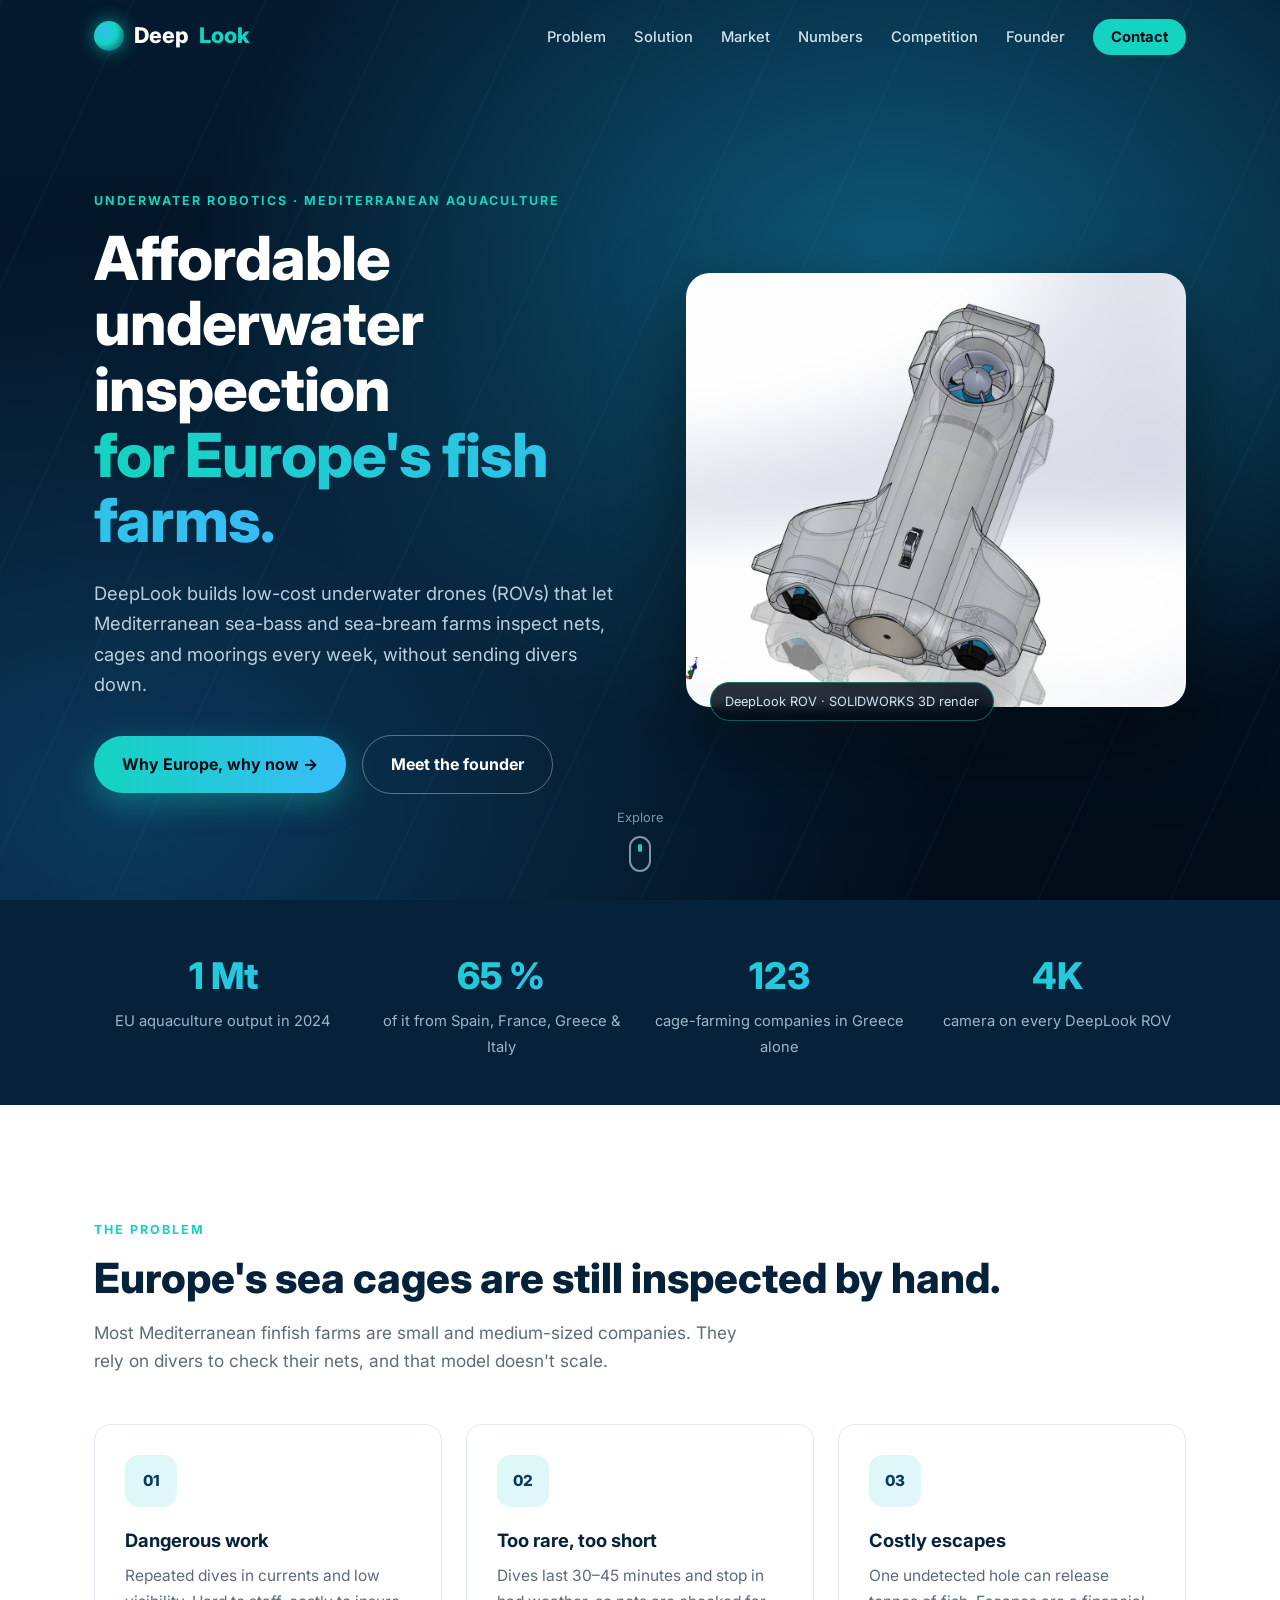
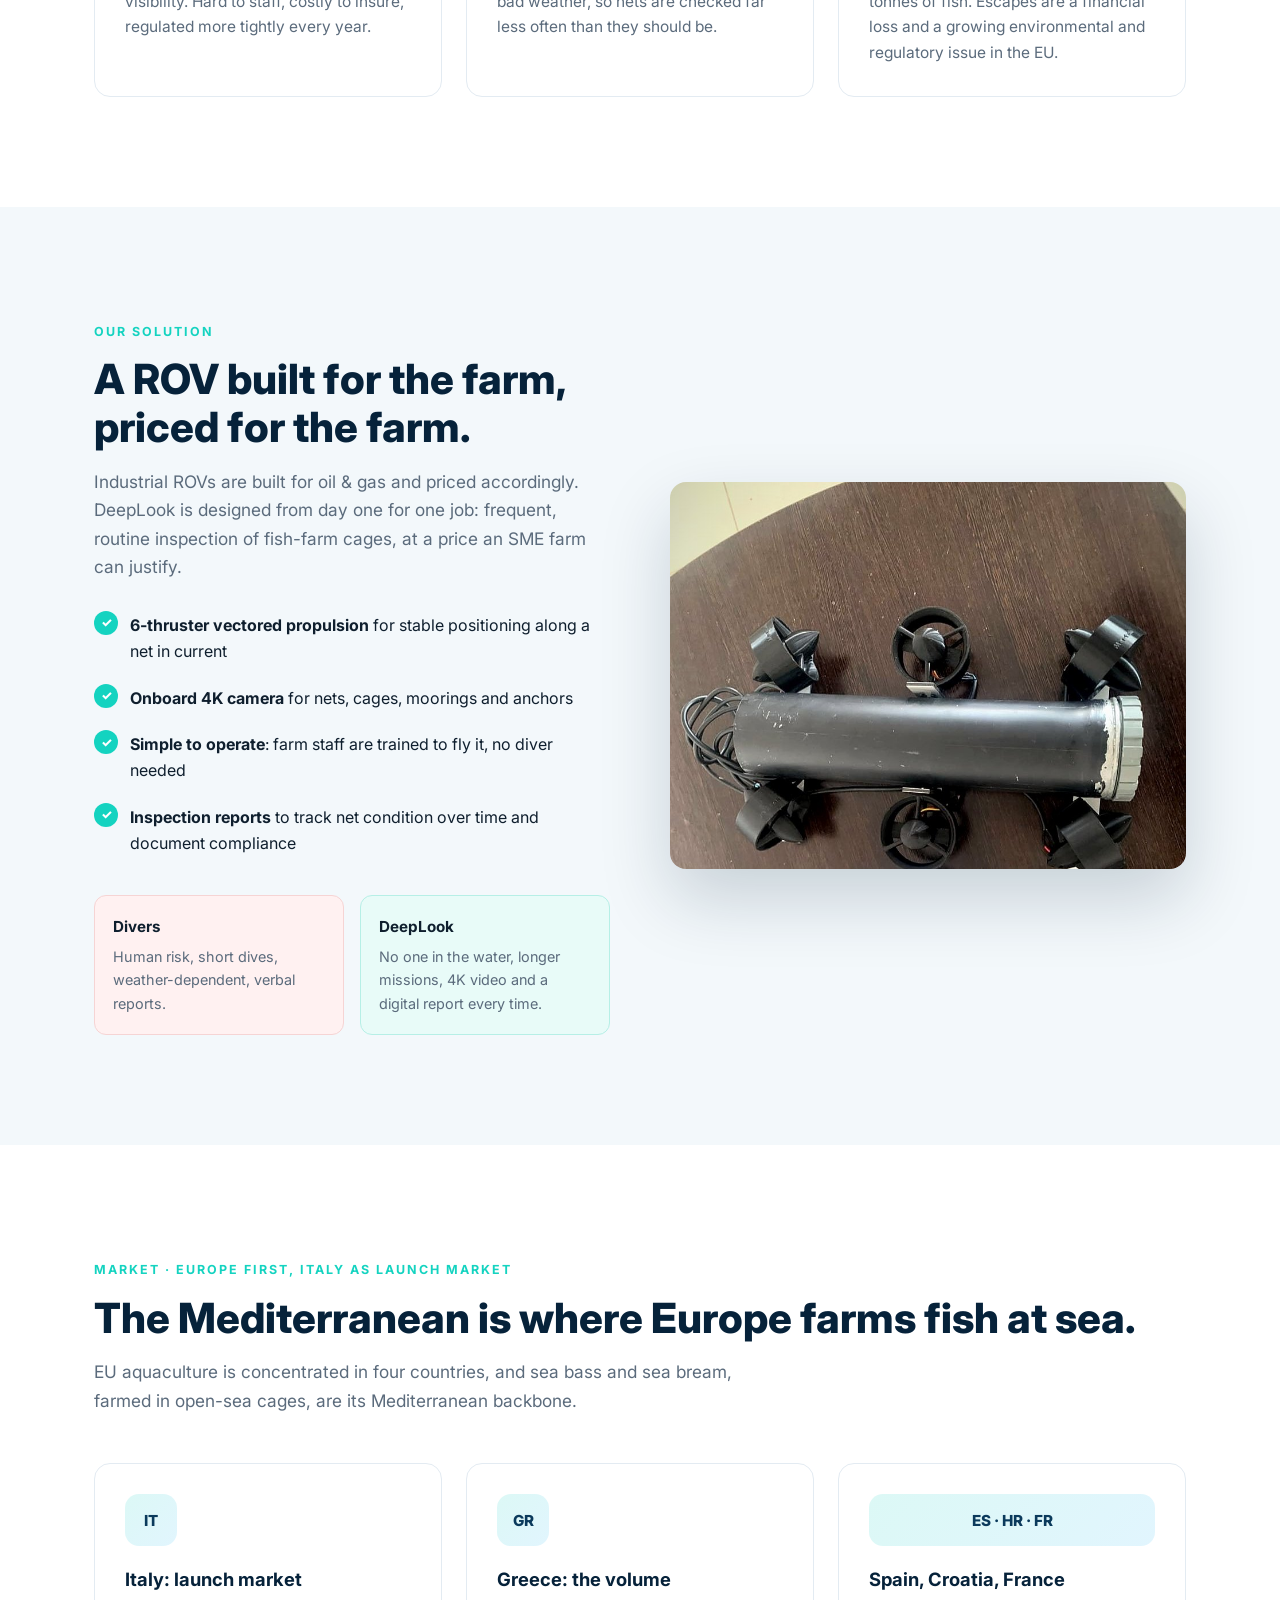
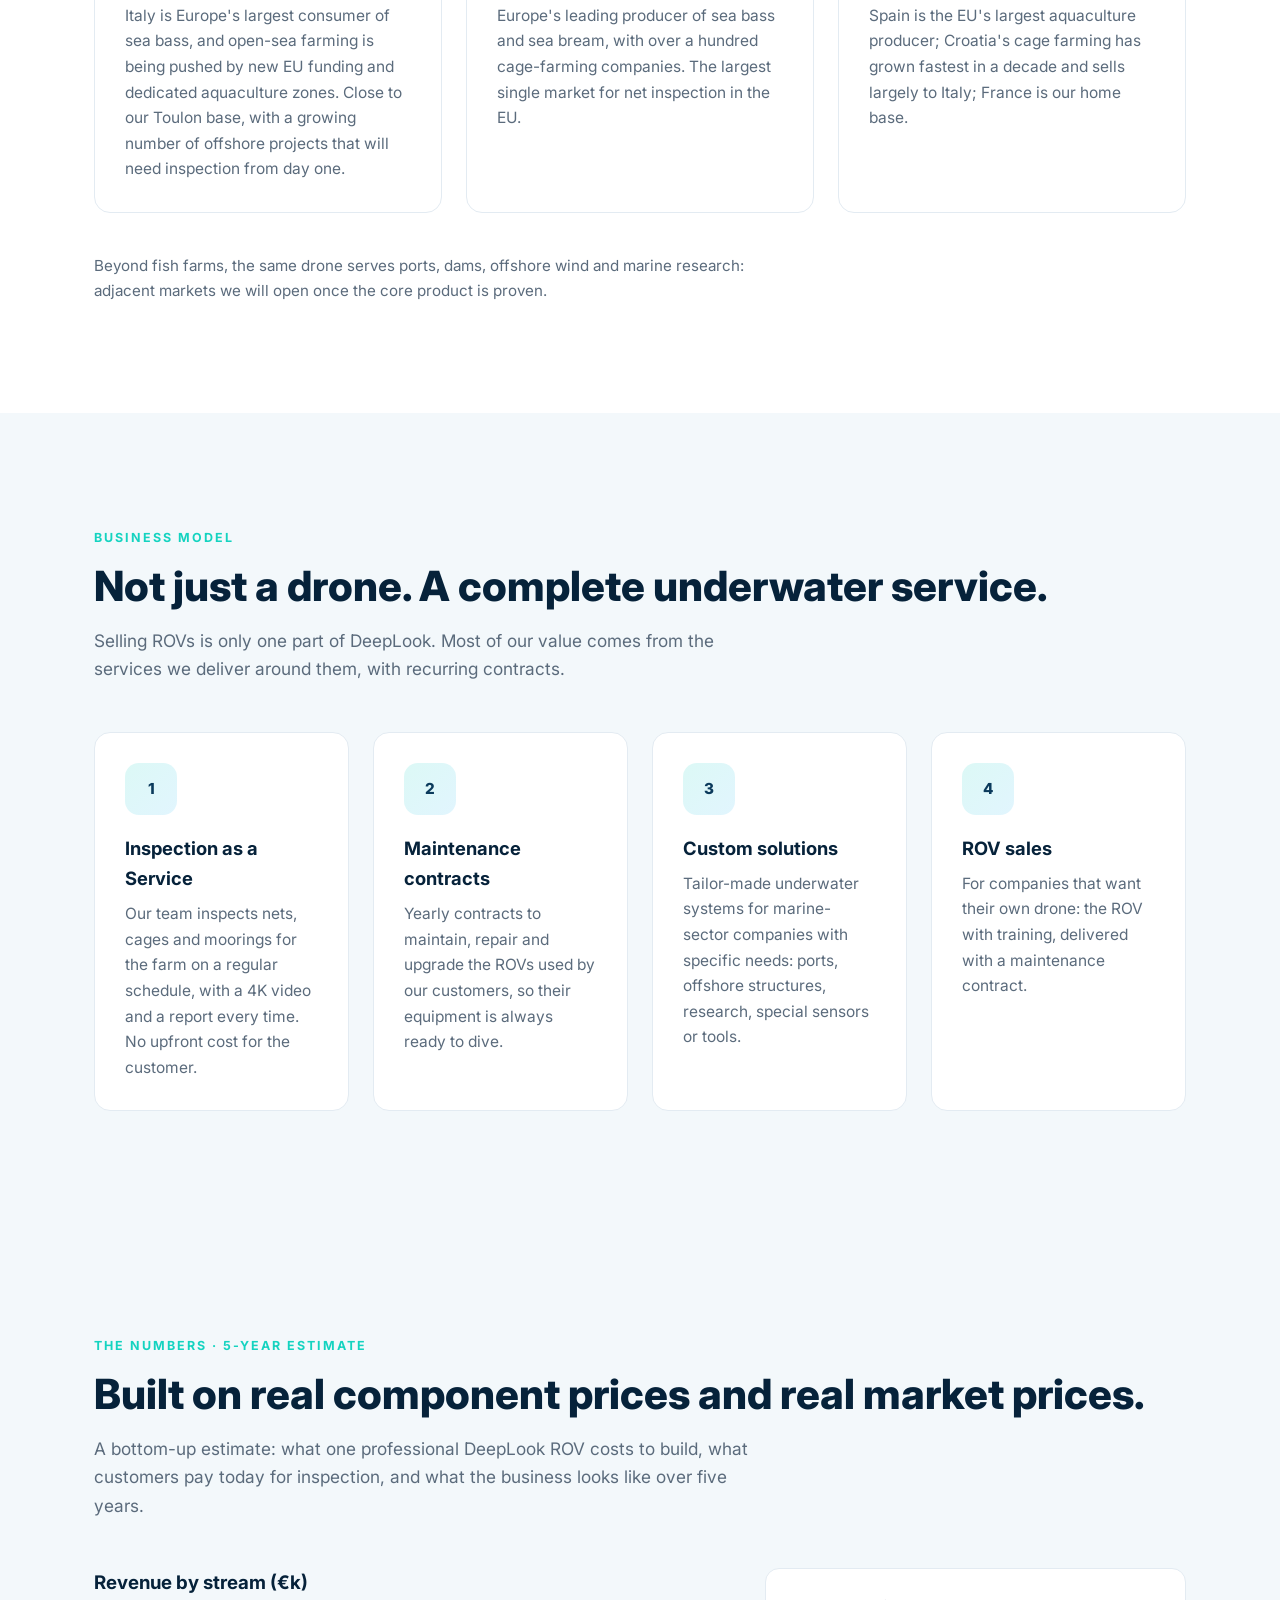
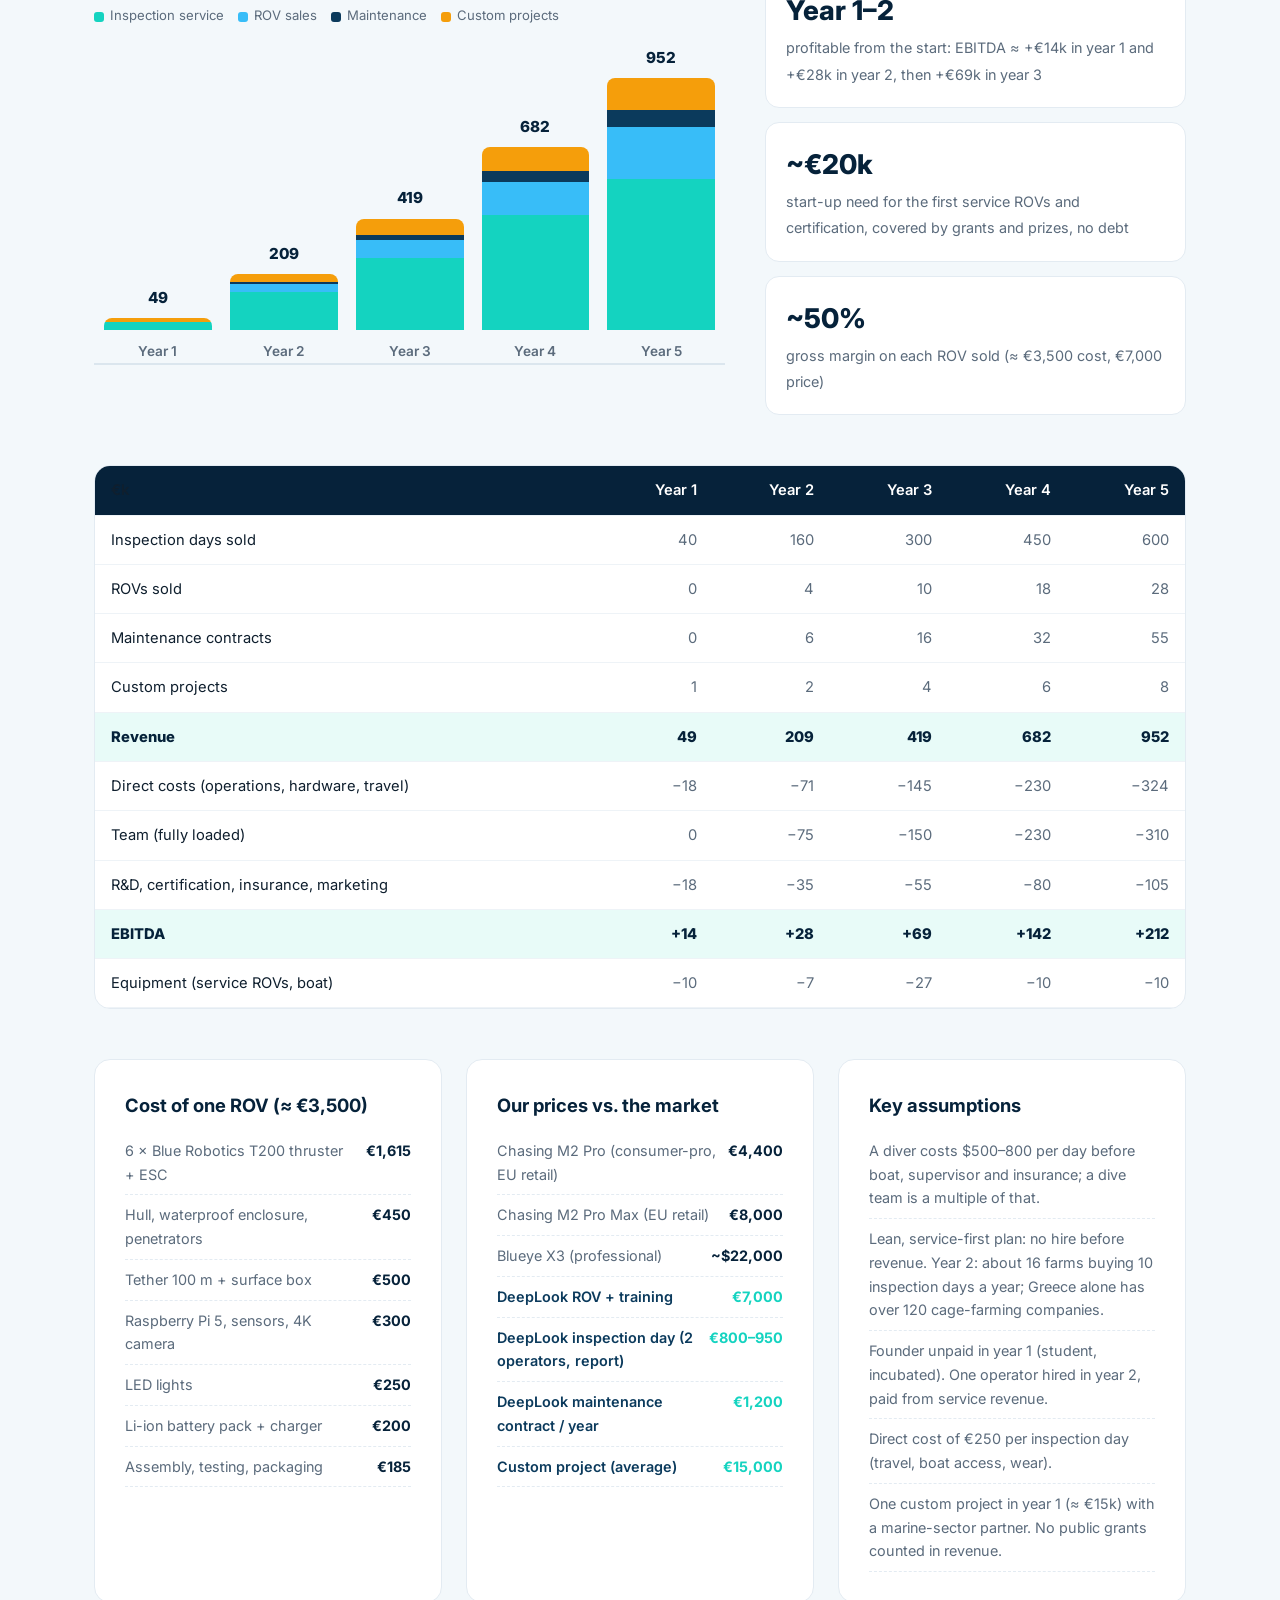
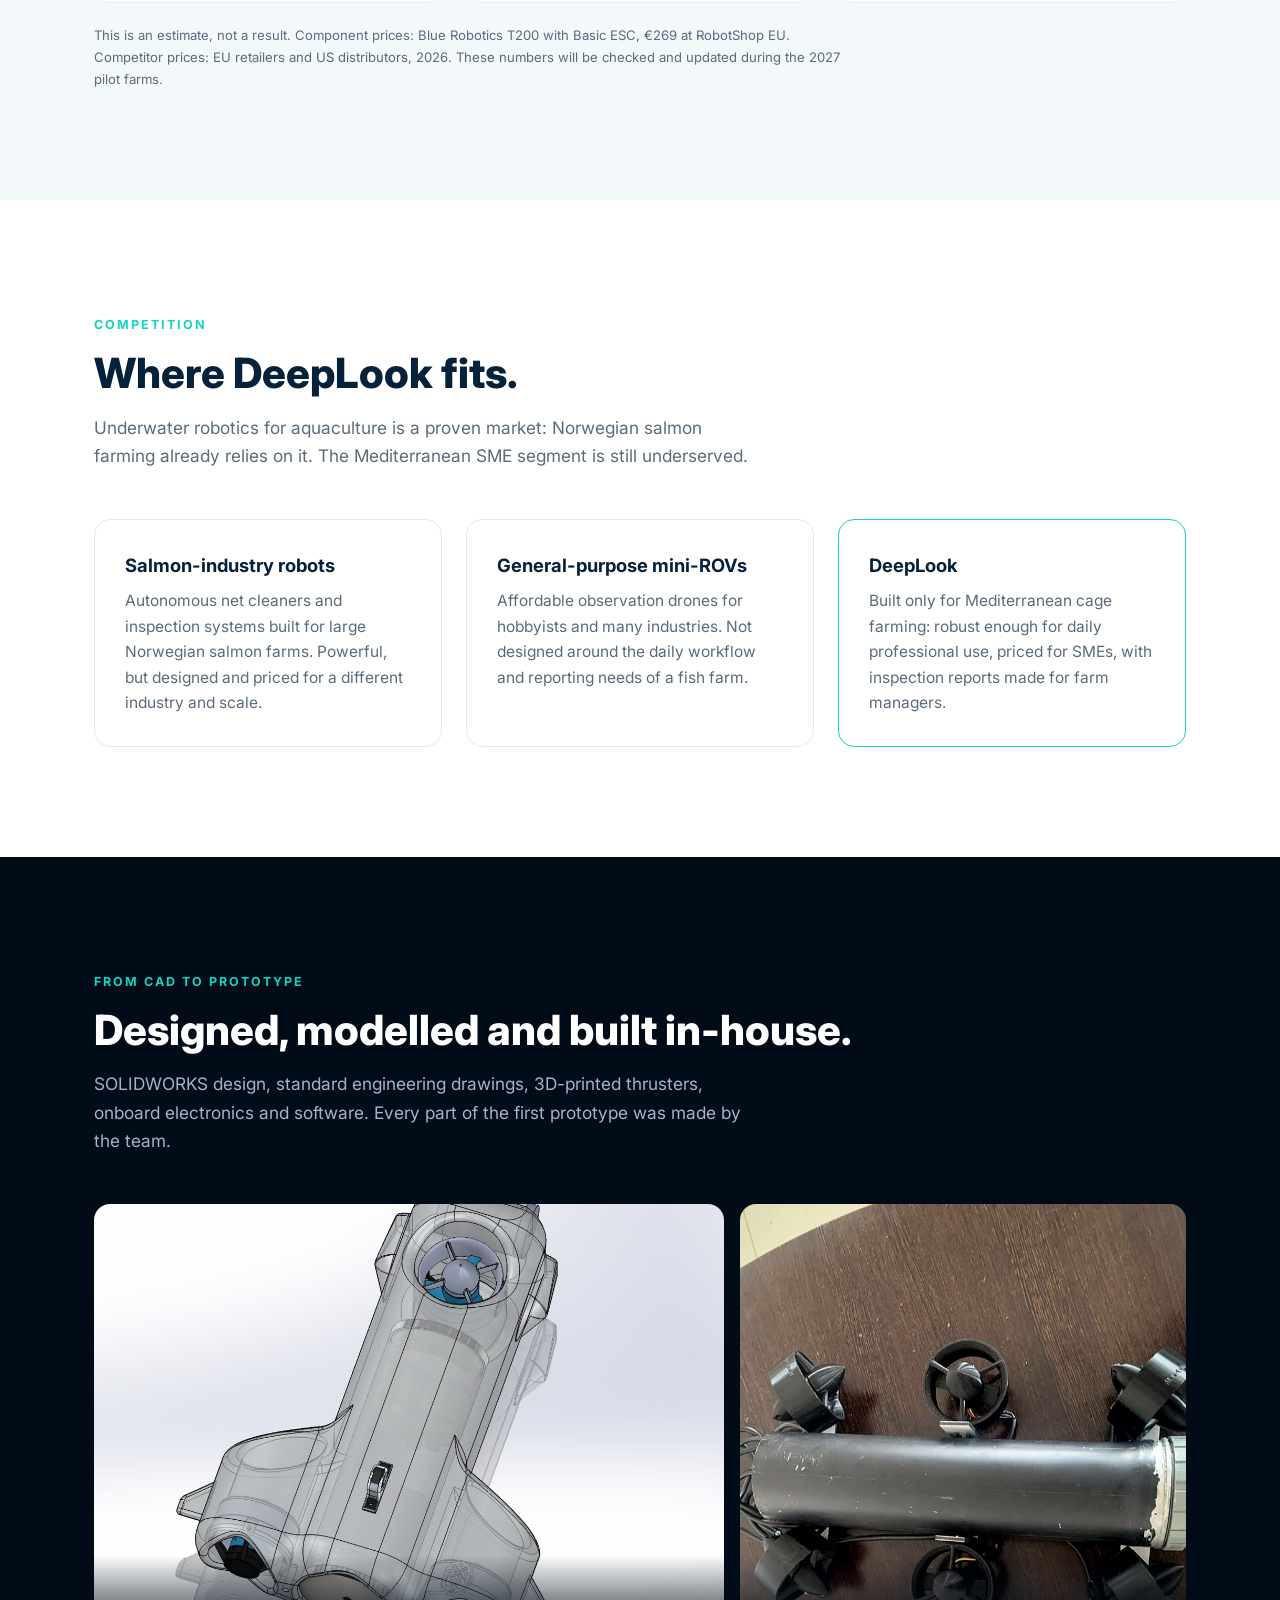
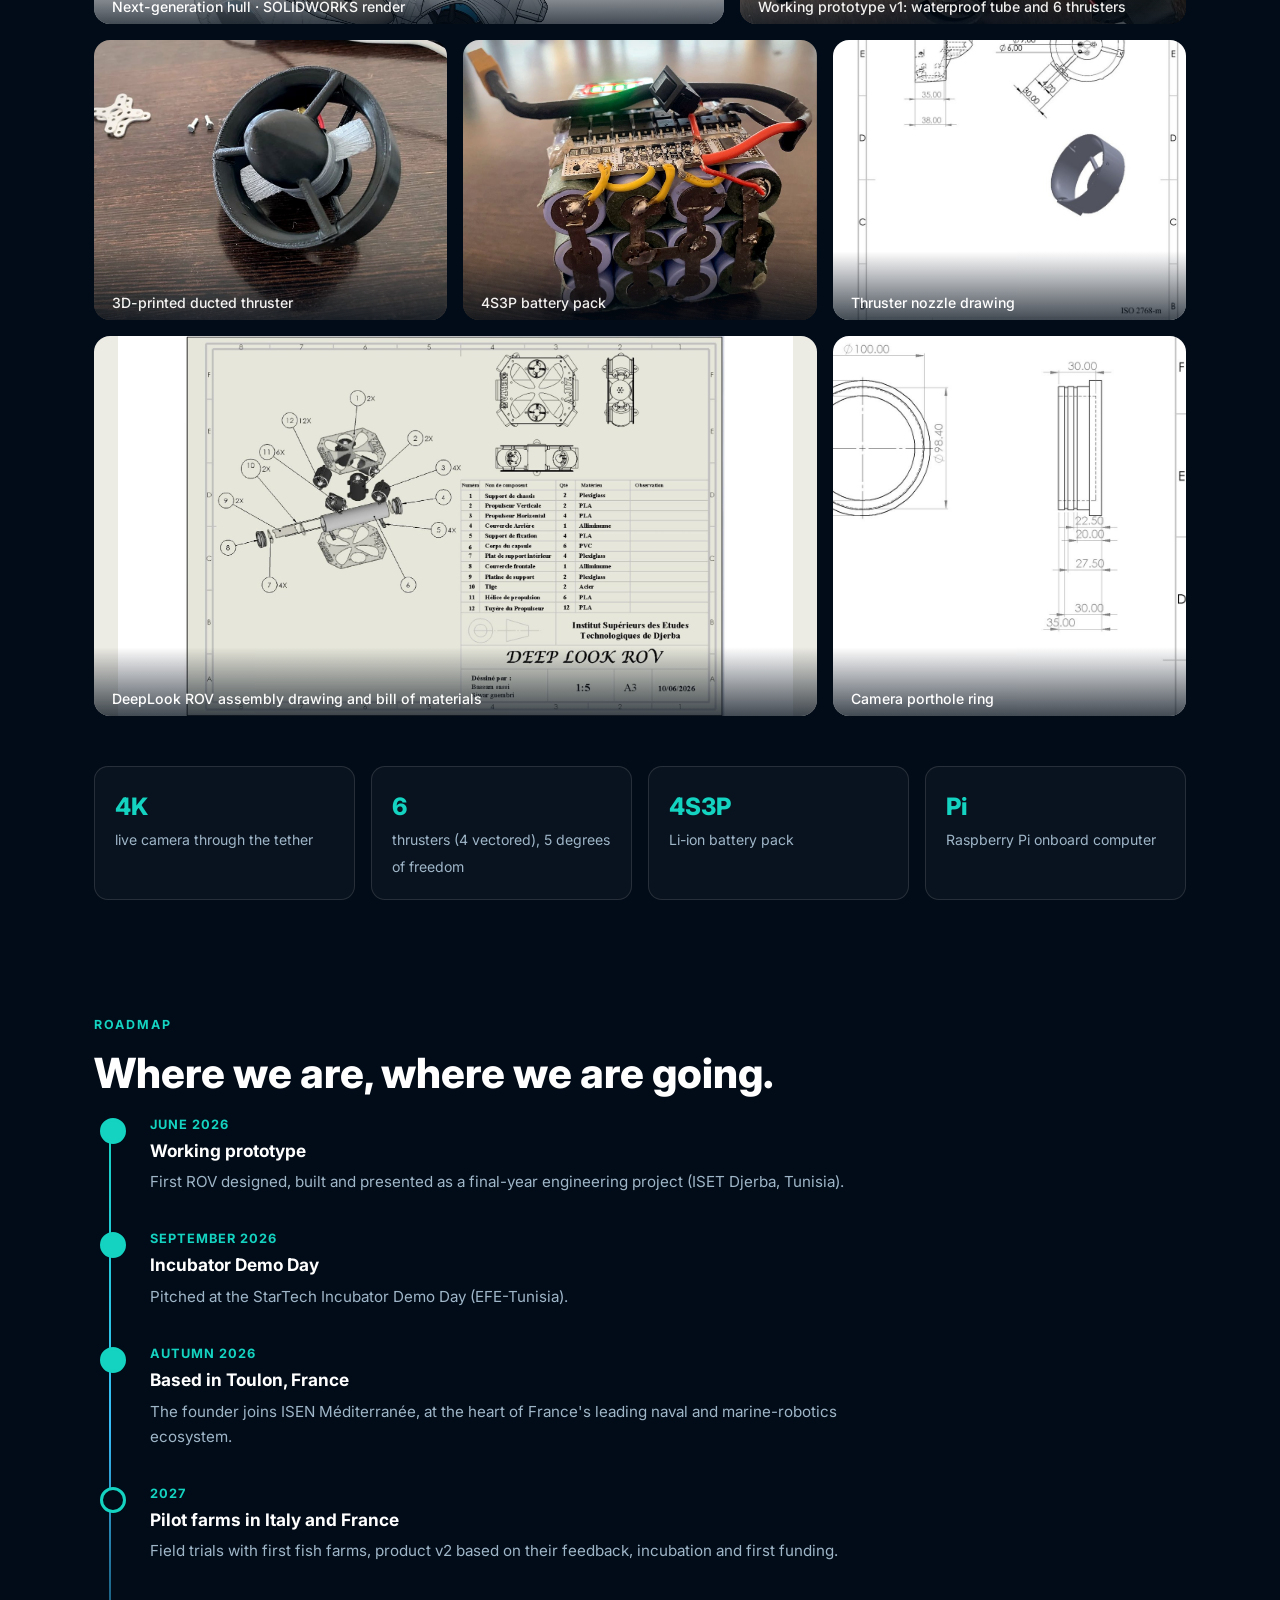
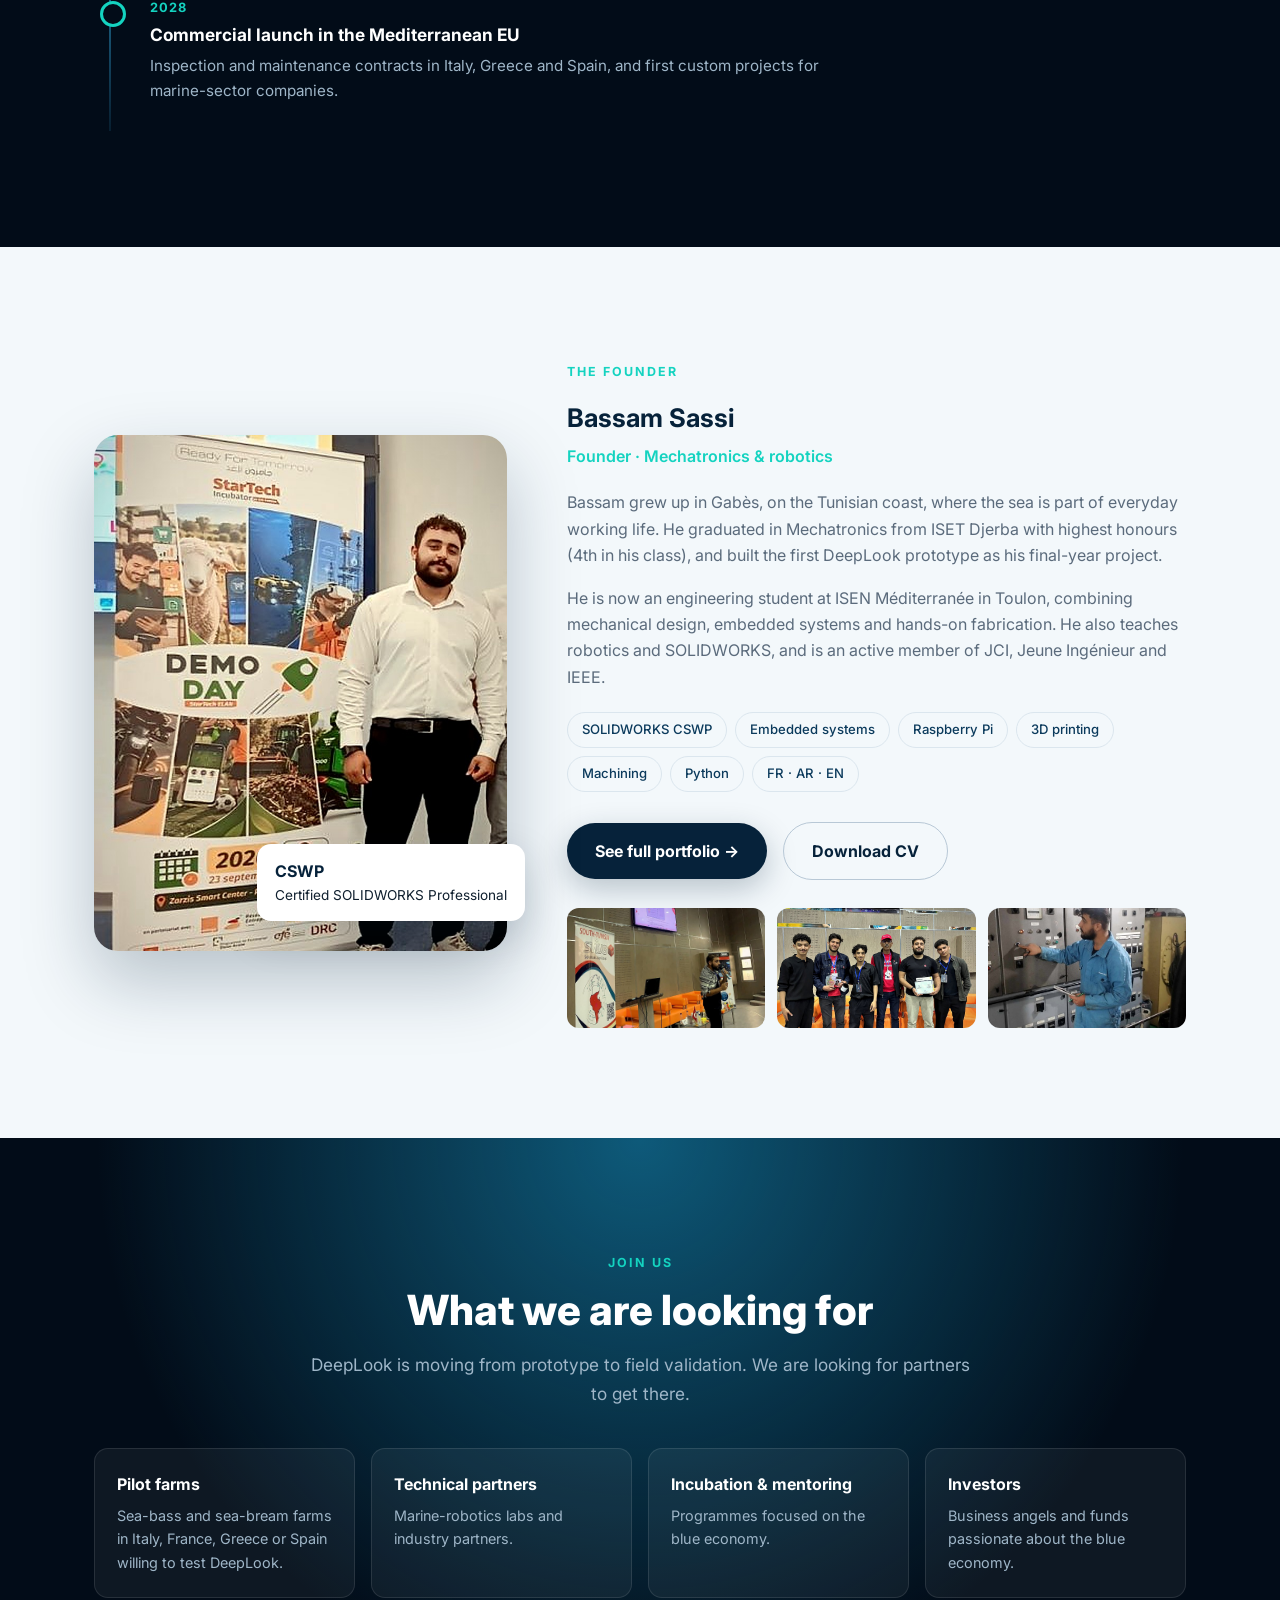
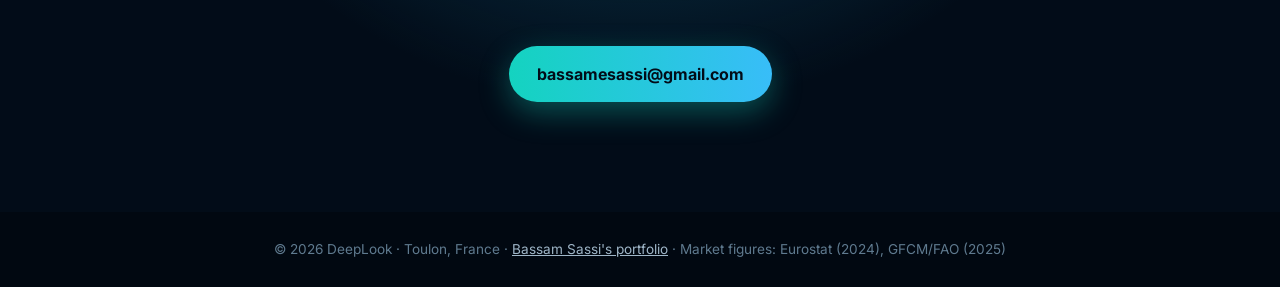
<file: deeplook/index.html>
<!DOCTYPE html>
<html lang="en">
<head>
<meta charset="UTF-8">
<meta name="viewport" content="width=device-width, initial-scale=1.0">
<title>DeepLook – Underwater drones for Mediterranean aquaculture</title>
<meta name="description" content="DeepLook builds low-cost underwater drones (ROVs) to inspect nets and cages on Europe's Mediterranean fish farms.">
<meta property="og:title" content="DeepLook – Underwater drones for Mediterranean aquaculture">
<meta property="og:description" content="Affordable underwater inspection for Europe's fish farms.">
<meta property="og:image" content="../img/rov-v1.jpg">
<link rel="preconnect" href="https://fonts.googleapis.com">
<link href="https://fonts.googleapis.com/css2?family=Inter:wght@400;500;600;700;800&display=swap" rel="stylesheet">
<style>
:root{--abyss:#020c18;--navy:#06223a;--deep:#0b3a5c;--teal:#14d3c0;--cyan:#38bdf8;--light:#f3f8fb;--text:#0f1f2e;--muted:#5b6b7c;--radius:16px}
*{box-sizing:border-box;margin:0;padding:0}
html{scroll-behavior:smooth}
body{font-family:Inter,system-ui,-apple-system,"Segoe UI",Roboto,sans-serif;color:var(--text);line-height:1.65;background:#fff;overflow-x:hidden}
img{max-width:100%;display:block}
a{color:inherit}
.wrap{max-width:1140px;margin:0 auto;padding:0 24px}
.eyebrow{display:inline-block;font-size:.78rem;font-weight:700;letter-spacing:2px;text-transform:uppercase;color:var(--teal);margin-bottom:14px}
h2{font-size:clamp(1.8rem,3.5vw,2.6rem);line-height:1.15;color:var(--navy);margin-bottom:16px;font-weight:800}
.lead{color:var(--muted);font-size:1.08rem;max-width:660px;margin-bottom:48px}
section{padding:110px 0;position:relative}
.alt{background:var(--light)}
.dark{background:var(--abyss);color:#fff}
.dark h2{color:#fff}.dark .lead{color:#9fb6c8}

/* NAV */
nav{position:fixed;top:0;left:0;right:0;z-index:50;transition:background .3s,box-shadow .3s}
nav.scrolled{background:rgba(2,12,24,.88);-webkit-backdrop-filter:blur(12px);backdrop-filter:blur(12px);box-shadow:0 4px 30px rgba(0,0,0,.25)}
nav .wrap{display:flex;justify-content:space-between;align-items:center;height:72px}
.logo{color:#fff;font-weight:800;font-size:1.35rem;text-decoration:none;display:flex;align-items:center;gap:10px}
.logo i{width:30px;height:30px;border-radius:50%;background:radial-gradient(circle at 35% 35%,var(--cyan),var(--teal) 45%,var(--deep) 100%);box-shadow:0 0 18px rgba(20,211,192,.6)}
.logo span{color:var(--teal)}
nav ul{display:flex;gap:28px;list-style:none;align-items:center}
nav ul a{color:#cfe3f0;text-decoration:none;font-size:.92rem;font-weight:500;transition:color .2s}
nav ul a:hover{color:#fff}
nav .cta{background:var(--teal);color:var(--abyss)!important;padding:9px 18px;border-radius:999px;font-weight:700}

/* HERO */
header{min-height:100vh;display:flex;align-items:center;position:relative;overflow:hidden;color:#fff;
  background:radial-gradient(ellipse at 70% 30%,#0e5a7a 0%,transparent 55%),radial-gradient(ellipse at 10% 90%,#0b3a5c 0%,transparent 50%),linear-gradient(180deg,#041a2e 0%,var(--abyss) 100%)}
header::after{content:"";position:absolute;inset:0;background:repeating-linear-gradient(115deg,rgba(56,189,248,.04) 0 2px,transparent 2px 120px);animation:rays 18s linear infinite;pointer-events:none}
@keyframes rays{to{background-position:600px 0}}
.bubbles span{position:absolute;bottom:-40px;border-radius:50%;background:radial-gradient(circle at 30% 30%,rgba(255,255,255,.6),rgba(56,189,248,.15));animation:rise linear infinite;opacity:.6}
@keyframes rise{to{transform:translateY(-115vh) translateX(30px);opacity:0}}
.hero{display:grid;grid-template-columns:1.05fr .95fr;gap:40px;align-items:center;position:relative;z-index:2;padding-top:80px}
.hero h1{font-size:clamp(2.3rem,5vw,3.8rem);line-height:1.08;font-weight:800;letter-spacing:-1px}
.hero h1 em{font-style:normal;background:linear-gradient(90deg,var(--teal),var(--cyan));-webkit-background-clip:text;background-clip:text;color:transparent}
.hero p{font-size:1.15rem;color:#b9cfdf;max-width:540px;margin:24px 0 36px}
.btn{display:inline-flex;align-items:center;gap:8px;background:linear-gradient(90deg,var(--teal),var(--cyan));color:var(--abyss);padding:15px 28px;border-radius:999px;text-decoration:none;font-weight:700;transition:transform .2s,box-shadow .2s;box-shadow:0 10px 30px rgba(20,211,192,.35)}
.btn:hover{transform:translateY(-3px);box-shadow:0 16px 40px rgba(20,211,192,.5)}
.btn.ghost{background:transparent;color:#fff;border:1.5px solid rgba(255,255,255,.35);box-shadow:none;margin-left:12px}
.btn.ghost:hover{border-color:#fff}
.hero-img{position:relative}
.hero-img::before{content:"";position:absolute;inset:8%;border-radius:50%;background:radial-gradient(circle,rgba(20,211,192,.45),transparent 65%);filter:blur(40px);animation:pulse 5s ease-in-out infinite}
.hero-img img{position:relative;border-radius:24px;animation:float 6s ease-in-out infinite;box-shadow:0 30px 80px rgba(0,0,0,.5);mix-blend-mode:normal}
.hero-img small{position:absolute;bottom:-14px;left:24px;background:rgba(2,12,24,.85);border:1px solid rgba(20,211,192,.4);padding:8px 14px;border-radius:999px;font-size:.8rem;color:#cfe3f0;-webkit-backdrop-filter:blur(6px);backdrop-filter:blur(6px)}
@keyframes float{0%,100%{transform:translateY(0) rotate(-1deg)}50%{transform:translateY(-18px) rotate(1deg)}}
@keyframes pulse{0%,100%{opacity:.6}50%{opacity:1}}
.scroll-hint{position:absolute;bottom:28px;left:50%;transform:translateX(-50%);z-index:2;color:#7d97ab;font-size:.8rem;text-align:center}
.scroll-hint b{display:block;width:22px;height:36px;border:2px solid #7d97ab;border-radius:12px;margin:8px auto 0;position:relative}
.scroll-hint b::after{content:"";position:absolute;left:50%;top:6px;width:4px;height:8px;background:var(--teal);border-radius:2px;transform:translateX(-50%);animation:wheel 1.6s infinite}
@keyframes wheel{to{transform:translate(-50%,12px);opacity:0}}

/* STATS BAR */
.stats{background:var(--navy);color:#fff;padding:46px 0}
.stats .wrap{display:grid;grid-template-columns:repeat(4,1fr);gap:20px;text-align:center}
.stat b{display:block;font-size:2.3rem;font-weight:800;background:linear-gradient(90deg,var(--teal),var(--cyan));-webkit-background-clip:text;background-clip:text;color:transparent}
.stat span{color:#9fb6c8;font-size:.92rem}

/* CARDS */
.grid{display:grid;grid-template-columns:repeat(auto-fit,minmax(240px,1fr));gap:24px}
.card{background:#fff;border:1px solid #e3ebf2;border-radius:var(--radius);padding:30px;transition:transform .3s,box-shadow .3s,border-color .3s}
.card:hover{transform:translateY(-6px);box-shadow:0 20px 50px rgba(6,34,58,.12);border-color:var(--teal)}
.card .ico{width:52px;height:52px;border-radius:14px;display:flex;align-items:center;justify-content:center;font-size:.95rem;font-weight:800;color:var(--deep);background:linear-gradient(135deg,rgba(20,211,192,.15),rgba(56,189,248,.15));margin-bottom:18px}
.card h3{color:var(--navy);font-size:1.15rem;margin-bottom:8px}
.card p{color:var(--muted);font-size:.97rem}
.dark .card{background:rgba(255,255,255,.04);border-color:rgba(255,255,255,.08)}
.dark .card h3{color:#fff}.dark .card p{color:#9fb6c8}

/* SPLIT */
.split{display:grid;grid-template-columns:1fr 1fr;gap:60px;align-items:center}
.split img{border-radius:var(--radius);box-shadow:0 30px 70px rgba(6,34,58,.18)}
.checks{list-style:none;margin-top:20px}
.checks li{padding:10px 0 10px 36px;position:relative;color:var(--text)}
.checks li::before{content:"✓";position:absolute;left:0;top:9px;width:24px;height:24px;border-radius:50%;background:var(--teal);color:#fff;font-size:.8rem;font-weight:800;display:flex;align-items:center;justify-content:center}
.compare{display:grid;grid-template-columns:1fr 1fr;gap:16px;margin-top:28px}
.compare div{border-radius:12px;padding:18px}
.compare .old{background:#fff1f1;border:1px solid #f6d4d4}
.compare .new{background:#e8fbf8;border:1px solid #b6efe6}
.compare h4{font-size:.95rem;margin-bottom:6px}
.compare p{font-size:.9rem;color:var(--muted)}

/* GALLERY */
.gallery{display:grid;grid-template-columns:repeat(12,1fr);gap:16px}
.gallery figure{position:relative;overflow:hidden;border-radius:var(--radius);cursor:zoom-in;background:#0b2236}
.gallery figure img{width:100%;height:100%;object-fit:cover;transition:transform .6s}
.gallery figure:hover img{transform:scale(1.06)}
.gallery figcaption{position:absolute;left:0;right:0;bottom:0;padding:40px 18px 14px;background:linear-gradient(transparent,rgba(2,12,24,.9));color:#fff;font-size:.88rem;font-weight:500;transform:translateY(8px);opacity:.92;transition:transform .3s}
.gallery figure:hover figcaption{transform:none}
.g1{grid-column:span 7;height:420px}.g2{grid-column:span 5;height:420px}
.g3,.g4,.g5{grid-column:span 4;height:280px}
.g6{grid-column:span 8;height:380px}.g7{grid-column:span 4;height:380px}
.g6 img{object-fit:contain!important;background:#ecebe4}

/* TIMELINE */
.timeline{position:relative;max-width:760px}
.timeline::before{content:"";position:absolute;left:15px;top:6px;bottom:6px;width:2px;background:linear-gradient(var(--teal),var(--cyan),rgba(56,189,248,.1))}
.tl{position:relative;padding:0 0 34px 56px}
.tl::before{content:"";position:absolute;left:6px;top:4px;width:20px;height:20px;border-radius:50%;background:var(--abyss);border:3px solid var(--teal)}
.tl.done::before{background:var(--teal)}
.tl .when{font-size:.8rem;font-weight:700;letter-spacing:1px;text-transform:uppercase;color:var(--teal)}
.tl h4{color:#fff;font-size:1.08rem;margin:2px 0 4px}
.tl p{color:#9fb6c8;font-size:.95rem}

/* FOUNDER */
.founder{display:grid;grid-template-columns:.8fr 1.2fr;gap:60px;align-items:center}
.founder-img{position:relative}
.founder-img img{border-radius:24px;box-shadow:0 30px 70px rgba(6,34,58,.25);aspect-ratio:4/5;object-fit:cover;object-position:75% 30%;width:100%}
.founder-img .badge{position:absolute;right:-18px;bottom:30px;background:#fff;border-radius:14px;padding:14px 18px;box-shadow:0 15px 40px rgba(6,34,58,.18);font-size:.85rem}
.founder-img .badge b{display:block;color:var(--navy);font-size:1rem}
.founder h3{font-size:1.6rem;color:var(--navy);margin-bottom:4px}
.founder .role{color:var(--teal);font-weight:600;margin-bottom:20px}
.founder p{color:var(--muted);margin-bottom:16px}
.tags{display:flex;flex-wrap:wrap;gap:8px;margin:22px 0 30px}
.tags span{background:var(--light);border:1px solid #dbe6ee;border-radius:999px;padding:6px 14px;font-size:.82rem;font-weight:500;color:var(--deep)}
.mini{display:grid;grid-template-columns:repeat(3,1fr);gap:12px;margin-top:28px}
.mini img{border-radius:12px;height:120px;width:100%;object-fit:cover;cursor:zoom-in;transition:transform .3s}
.mini img:hover{transform:scale(1.04)}
.btn.dark-btn{background:var(--navy);color:#fff;box-shadow:0 10px 30px rgba(6,34,58,.25)}

/* CONTACT */
.contact{text-align:center;background:radial-gradient(ellipse at 50% 0%,#0e5a7a,transparent 60%),var(--abyss);color:#fff}
.contact h2{color:#fff}
.contact .lead{color:#9fb6c8;margin:0 auto 40px}
.asks{display:grid;grid-template-columns:repeat(4,1fr);gap:16px;margin-bottom:48px;text-align:left}
.asks div{background:rgba(255,255,255,.05);border:1px solid rgba(255,255,255,.1);border-radius:14px;padding:22px}
.asks b{display:block;margin-bottom:6px}
.asks p{color:#9fb6c8;font-size:.9rem}
footer{background:#010811;color:#5f7a8f;text-align:center;padding:26px;font-size:.85rem}
footer a{color:#9fb6c8}

.specs{display:grid;grid-template-columns:repeat(4,1fr);gap:16px;margin-top:50px}
.spec{border:1px solid rgba(255,255,255,.12);border-radius:14px;padding:20px;background:rgba(255,255,255,.03)}
.spec b{display:block;font-size:1.5rem;color:var(--teal);font-weight:800}.spec span{color:#9fb6c8;font-size:.88rem}
.fin{display:grid;grid-template-columns:1.2fr .8fr;gap:40px;align-items:end}
.bars{display:flex;align-items:flex-end;gap:18px;height:320px;padding:0 10px;border-bottom:2px solid #dbe6ee}
.bar{flex:1;display:flex;flex-direction:column;align-items:center;justify-content:flex-end;height:100%}
.bar i{display:block;width:100%;border-radius:10px 10px 0 0;background:linear-gradient(180deg,var(--cyan),var(--teal));height:0;transition:height 1.4s cubic-bezier(.2,.8,.2,1)}
.reveal.in .bar i{height:calc(var(--h) * .72)}
.bar em{font-style:normal;font-weight:800;color:var(--navy);margin-bottom:8px;font-size:.95rem}
.bar small{margin-top:10px;color:var(--muted);font-size:.85rem;font-weight:600}
.bar u{text-decoration:none;color:var(--muted);font-size:.75rem}
.kpis{display:grid;gap:14px}
.kpi{background:#fff;border:1px solid #e3ebf2;border-radius:14px;padding:20px}
.kpi b{display:block;font-size:1.7rem;font-weight:800;color:var(--navy)}.kpi span{color:var(--muted);font-size:.9rem}
.note{color:var(--muted);font-size:.82rem;margin-top:22px;max-width:760px}
@media(max-width:900px){.specs{grid-template-columns:1fr 1fr}.fin{grid-template-columns:1fr}}
.legend{display:flex;flex-wrap:wrap;gap:14px;margin:6px 0 18px;font-size:.82rem;color:var(--muted)}
.legend i{display:inline-block;width:10px;height:10px;border-radius:3px;margin-right:6px;vertical-align:middle}
.stack{width:100%;display:flex;flex-direction:column;border-radius:8px 8px 0 0;overflow:hidden;height:0;transition:height 1.4s cubic-bezier(.2,.8,.2,1)}
.reveal.in .stack{height:calc(var(--h) * .8)}
.stack b{display:block;min-height:2px}
.table-wrap{overflow-x:auto;margin-top:50px;background:#fff;border:1px solid #e3ebf2;border-radius:var(--radius)}
.pl{width:100%;border-collapse:collapse;font-size:.92rem;min-width:620px}
.pl th,.pl td{padding:12px 16px;text-align:right;border-bottom:1px solid #eef3f7}
.pl th:first-child,.pl td:first-child{text-align:left;color:var(--text)}
.pl th{background:var(--navy);color:#fff;font-weight:600}
.pl td{color:var(--muted)}
.pl tr.hl td{font-weight:800;color:var(--navy);background:#e8fbf8}
.bom{list-style:none;margin-top:10px}
.bom li{display:flex;justify-content:space-between;gap:12px;padding:8px 0;border-bottom:1px dashed #e3ebf2;font-size:.9rem;color:var(--muted)}
.bom li b{color:var(--navy);white-space:nowrap}
.bom li.us{color:var(--deep);font-weight:600}.bom li.us b{color:var(--teal)}
.bom.plain li{display:block}
/* REVEAL */
.reveal{opacity:0;transform:translateY(40px);transition:opacity .9s ease,transform .9s ease}
.reveal.in{opacity:1;transform:none}
.d1{transition-delay:.1s}.d2{transition-delay:.2s}.d3{transition-delay:.3s}

/* LIGHTBOX */
#lb{position:fixed;inset:0;background:rgba(2,12,24,.94);display:none;align-items:center;justify-content:center;z-index:100;padding:30px;cursor:zoom-out}
#lb.on{display:flex}
#lb img{max-height:90vh;max-width:92vw;border-radius:12px}

@media(max-width:900px){
  .hero,.split,.founder{grid-template-columns:1fr}
  .hero-img{order:-1;max-width:460px}
  nav ul li:not(:last-child){display:none}
  .stats .wrap,.asks{grid-template-columns:1fr 1fr}
  .gallery figure{grid-column:span 12!important;height:260px!important}
  .founder-img .badge{right:10px}
  section{padding:80px 0}
}
@media (prefers-reduced-motion:reduce){*{animation:none!important;transition:none!important}.reveal{opacity:1;transform:none}}
@media (max-width:820px),(hover:none){
  nav.scrolled,.hero-img small{-webkit-backdrop-filter:none;backdrop-filter:none}
  nav.scrolled{background:rgba(2,12,24,.97)}
  .hero-img::before{filter:none;animation:none}
  *{animation-iteration-count:1!important}
}
</style>
</head>
<body>

<nav id="nav"><div class="wrap">
  <a class="logo" href="#"><i></i>Deep<span>Look</span></a>
  <ul>
    <li><a href="#problem">Problem</a></li>
    <li><a href="#solution">Solution</a></li>
    <li><a href="#market">Market</a></li>
    <li><a href="#numbers">Numbers</a></li>
    <li><a href="#competition">Competition</a></li>
    <li><a href="#founder">Founder</a></li>
    <li><a class="cta" href="#contact">Contact</a></li>
  </ul>
</div></nav>

<header>
  <div class="bubbles" id="bubbles"></div>
  <div class="wrap hero">
    <div class="reveal in">
      <span class="eyebrow">Underwater robotics · Mediterranean aquaculture</span>
      <h1>Affordable underwater inspection<br><em>for Europe's fish farms.</em></h1>
      <p>DeepLook builds low-cost underwater drones (ROVs) that let Mediterranean sea-bass and sea-bream farms inspect nets, cages and moorings every week, without sending divers down.</p>
      <a class="btn" href="#market">Why Europe, why now →</a>
      <a class="btn ghost" href="#founder">Meet the founder</a>
    </div>
    <div class="hero-img reveal in d2">
      <img src="../img/rov-v1.jpg" alt="SOLIDWORKS render of the DeepLook ROV">
      <small>DeepLook ROV · SOLIDWORKS 3D render</small>
    </div>
  </div>
  <div class="scroll-hint">Explore<b></b></div>
</header>

<div class="stats"><div class="wrap">
  <div class="stat reveal"><b data-count="1" data-suffix=" Mt">0</b><span>EU aquaculture output in 2024</span></div>
  <div class="stat reveal d1"><b data-count="65" data-suffix=" %">0</b><span>of it from Spain, France, Greece &amp; Italy</span></div>
  <div class="stat reveal d2"><b data-count="123">0</b><span>cage-farming companies in Greece alone</span></div>
  <div class="stat reveal d3"><b data-count="4" data-suffix="K">0</b><span>camera on every DeepLook ROV</span></div>
</div></div>

<section id="problem"><div class="wrap">
  <span class="eyebrow reveal">The problem</span>
  <h2 class="reveal">Europe's sea cages are still inspected by hand.</h2>
  <p class="lead reveal">Most Mediterranean finfish farms are small and medium-sized companies. They rely on divers to check their nets, and that model doesn't scale.</p>
  <div class="grid">
    <div class="card reveal"><div class="ico">01</div><h3>Dangerous work</h3><p>Repeated dives in currents and low visibility. Hard to staff, costly to insure, regulated more tightly every year.</p></div>
    <div class="card reveal d1"><div class="ico">02</div><h3>Too rare, too short</h3><p>Dives last 30–45 minutes and stop in bad weather, so nets are checked far less often than they should be.</p></div>
    <div class="card reveal d2"><div class="ico">03</div><h3>Costly escapes</h3><p>One undetected hole can release tonnes of fish. Escapes are a financial loss and a growing environmental and regulatory issue in the EU.</p></div>
  </div>
</div></section>

<section id="solution" class="alt"><div class="wrap split">
  <div class="reveal">
    <span class="eyebrow">Our solution</span>
    <h2>A ROV built for the farm, priced for the farm.</h2>
    <p class="lead" style="margin-bottom:10px">Industrial ROVs are built for oil &amp; gas and priced accordingly. DeepLook is designed from day one for one job: frequent, routine inspection of fish-farm cages, at a price an SME farm can justify.</p>
    <ul class="checks">
      <li><b>6-thruster vectored propulsion</b> for stable positioning along a net in current</li>
      <li><b>Onboard 4K camera</b> for nets, cages, moorings and anchors</li>
      <li><b>Simple to operate</b>: farm staff are trained to fly it, no diver needed</li>
      <li><b>Inspection reports</b> to track net condition over time and document compliance</li>
    </ul>
    <div class="compare">
      <div class="old"><h4>Divers</h4><p>Human risk, short dives, weather-dependent, verbal reports.</p></div>
      <div class="new"><h4>DeepLook</h4><p>No one in the water, longer missions, 4K video and a digital report every time.</p></div>
    </div>
  </div>
  <div class="reveal d2"><img decoding="async" loading="lazy" src="../img/rov-final.jpg" alt="Assembled DeepLook ROV prototype with 6 thrusters"></div>
</div></section>

<section id="market"><div class="wrap">
  <span class="eyebrow reveal">Market · Europe first, Italy as launch market</span>
  <h2 class="reveal">The Mediterranean is where Europe farms fish at sea.</h2>
  <p class="lead reveal">EU aquaculture is concentrated in four countries, and sea bass and sea bream, farmed in open-sea cages, are its Mediterranean backbone.</p>
  <div class="grid">
    <div class="card reveal"><div class="ico">IT</div><h3>Italy: launch market</h3><p>Italy is Europe's largest consumer of sea bass, and open-sea farming is being pushed by new EU funding and dedicated aquaculture zones. Close to our Toulon base, with a growing number of offshore projects that will need inspection from day one.</p></div>
    <div class="card reveal d1"><div class="ico">GR</div><h3>Greece: the volume</h3><p>Europe's leading producer of sea bass and sea bream, with over a hundred cage-farming companies. The largest single market for net inspection in the EU.</p></div>
    <div class="card reveal d2"><div class="ico" style="width:auto;padding:0 14px">ES · HR · FR</div><h3>Spain, Croatia, France</h3><p>Spain is the EU's largest aquaculture producer; Croatia's cage farming has grown fastest in a decade and sells largely to Italy; France is our home base.</p></div>
  </div>
  <p class="lead reveal" style="margin:40px 0 0;font-size:.95rem">Beyond fish farms, the same drone serves ports, dams, offshore wind and marine research: adjacent markets we will open once the core product is proven.</p>
</div></section>

<section class="alt"><div class="wrap">
  <span class="eyebrow reveal">Business model</span>
  <h2 class="reveal">Not just a drone. A complete underwater service.</h2>
  <p class="lead reveal">Selling ROVs is only one part of DeepLook. Most of our value comes from the services we deliver around them, with recurring contracts.</p>
  <div class="grid">
    <div class="card reveal"><div class="ico">1</div><h3>Inspection as a Service</h3><p>Our team inspects nets, cages and moorings for the farm on a regular schedule, with a 4K video and a report every time. No upfront cost for the customer.</p></div>
    <div class="card reveal d1"><div class="ico">2</div><h3>Maintenance contracts</h3><p>Yearly contracts to maintain, repair and upgrade the ROVs used by our customers, so their equipment is always ready to dive.</p></div>
    <div class="card reveal d2"><div class="ico">3</div><h3>Custom solutions</h3><p>Tailor-made underwater systems for marine-sector companies with specific needs: ports, offshore structures, research, special sensors or tools.</p></div>
    <div class="card reveal d3"><div class="ico">4</div><h3>ROV sales</h3><p>For companies that want their own drone: the ROV with training, delivered with a maintenance contract.</p></div>
  </div>
</div></section>

<section id="numbers" class="alt"><div class="wrap">
  <span class="eyebrow reveal">The numbers · 5-year estimate</span>
  <h2 class="reveal">Built on real component prices and real market prices.</h2>
  <p class="lead reveal">A bottom-up estimate: what one professional DeepLook ROV costs to build, what customers pay today for inspection, and what the business looks like over five years.</p>

  <div class="fin" style="align-items:start">
    <div class="reveal">
      <h3 style="color:var(--navy);margin-bottom:6px">Revenue by stream (€k)</h3>
      <div class="legend"><span><i style="background:#14d3c0"></i>Inspection service</span><span><i style="background:#38bdf8"></i>ROV sales</span><span><i style="background:#0b3a5c"></i>Maintenance</span><span><i style="background:#f59e0b"></i>Custom projects</span></div>
      <div class="bars">
        <div class="bar"><em>49</em><div class="stack" style="--h:5%"><b style="flex:15;background:#f59e0b"></b><b style="flex:34;background:#14d3c0"></b></div><small>Year 1</small></div>
        <div class="bar"><em>209</em><div class="stack" style="--h:22%"><b style="flex:30;background:#f59e0b"></b><b style="flex:7;background:#0b3a5c"></b><b style="flex:28;background:#38bdf8"></b><b style="flex:144;background:#14d3c0"></b></div><small>Year 2</small></div>
        <div class="bar"><em>419</em><div class="stack" style="--h:44%"><b style="flex:60;background:#f59e0b"></b><b style="flex:19;background:#0b3a5c"></b><b style="flex:70;background:#38bdf8"></b><b style="flex:270;background:#14d3c0"></b></div><small>Year 3</small></div>
        <div class="bar"><em>682</em><div class="stack" style="--h:72%"><b style="flex:90;background:#f59e0b"></b><b style="flex:38;background:#0b3a5c"></b><b style="flex:126;background:#38bdf8"></b><b style="flex:428;background:#14d3c0"></b></div><small>Year 4</small></div>
        <div class="bar"><em>952</em><div class="stack" style="--h:100%"><b style="flex:120;background:#f59e0b"></b><b style="flex:66;background:#0b3a5c"></b><b style="flex:196;background:#38bdf8"></b><b style="flex:570;background:#14d3c0"></b></div><small>Year 5</small></div>
      </div>
    </div>
    <div class="kpis">
      <div class="kpi reveal"><b>Year 1–2</b><span>profitable from the start: EBITDA ≈ +€14k in year 1 and +€28k in year 2, then +€69k in year 3</span></div>
      <div class="kpi reveal d1"><b>~€20k</b><span>start-up need for the first service ROVs and certification, covered by grants and prizes, no debt</span></div>
      <div class="kpi reveal d2"><b>~50%</b><span>gross margin on each ROV sold (≈ €3,500 cost, €7,000 price)</span></div>
    </div>
  </div>

  <div class="table-wrap reveal">
    <table class="pl">
      <thead><tr><th>€k</th><th>Year 1</th><th>Year 2</th><th>Year 3</th><th>Year 4</th><th>Year 5</th></tr></thead>
      <tbody>
        <tr><td>Inspection days sold</td><td>40</td><td>160</td><td>300</td><td>450</td><td>600</td></tr>
        <tr><td>ROVs sold</td><td>0</td><td>4</td><td>10</td><td>18</td><td>28</td></tr>
        <tr><td>Maintenance contracts</td><td>0</td><td>6</td><td>16</td><td>32</td><td>55</td></tr>
        <tr><td>Custom projects</td><td>1</td><td>2</td><td>4</td><td>6</td><td>8</td></tr>
        <tr class="hl"><td>Revenue</td><td>49</td><td>209</td><td>419</td><td>682</td><td>952</td></tr>
        <tr><td>Direct costs (operations, hardware, travel)</td><td>−18</td><td>−71</td><td>−145</td><td>−230</td><td>−324</td></tr>
        <tr><td>Team (fully loaded)</td><td>0</td><td>−75</td><td>−150</td><td>−230</td><td>−310</td></tr>
        <tr><td>R&amp;D, certification, insurance, marketing</td><td>−18</td><td>−35</td><td>−55</td><td>−80</td><td>−105</td></tr>
        <tr class="hl"><td>EBITDA</td><td>+14</td><td>+28</td><td>+69</td><td>+142</td><td>+212</td></tr>
        <tr><td>Equipment (service ROVs, boat)</td><td>−10</td><td>−7</td><td>−27</td><td>−10</td><td>−10</td></tr>
      </tbody>
    </table>
  </div>

  <div class="grid" style="margin-top:50px">
    <div class="card reveal">
      <h3>Cost of one ROV (≈ €3,500)</h3>
      <ul class="bom">
        <li><span>6 × Blue Robotics T200 thruster + ESC</span><b>€1,615</b></li>
        <li><span>Hull, waterproof enclosure, penetrators</span><b>€450</b></li>
        <li><span>Tether 100 m + surface box</span><b>€500</b></li>
        <li><span>Raspberry Pi 5, sensors, 4K camera</span><b>€300</b></li>
        <li><span>LED lights</span><b>€250</b></li>
        <li><span>Li-ion battery pack + charger</span><b>€200</b></li>
        <li><span>Assembly, testing, packaging</span><b>€185</b></li>
      </ul>
    </div>
    <div class="card reveal d1">
      <h3>Our prices vs. the market</h3>
      <ul class="bom">
        <li><span>Chasing M2 Pro (consumer-pro, EU retail)</span><b>€4,400</b></li>
        <li><span>Chasing M2 Pro Max (EU retail)</span><b>€8,000</b></li>
        <li><span>Blueye X3 (professional)</span><b>~$22,000</b></li>
        <li class="us"><span>DeepLook ROV + training</span><b>€7,000</b></li>
        <li class="us"><span>DeepLook inspection day (2 operators, report)</span><b>€800–950</b></li>
        <li class="us"><span>DeepLook maintenance contract / year</span><b>€1,200</b></li>
        <li class="us"><span>Custom project (average)</span><b>€15,000</b></li>
      </ul>
    </div>
    <div class="card reveal d2">
      <h3>Key assumptions</h3>
      <ul class="bom plain">
        <li>A diver costs $500–800 per day before boat, supervisor and insurance; a dive team is a multiple of that.</li>
        <li>Lean, service-first plan: no hire before revenue. Year 2: about 16 farms buying 10 inspection days a year; Greece alone has over 120 cage-farming companies.</li>
        <li>Founder unpaid in year 1 (student, incubated). One operator hired in year 2, paid from service revenue.</li>
        <li>Direct cost of €250 per inspection day (travel, boat access, wear).</li>
        <li>One custom project in year 1 (≈ €15k) with a marine-sector partner. No public grants counted in revenue.</li>
      </ul>
    </div>
  </div>
  <p class="note reveal">This is an estimate, not a result. Component prices: Blue Robotics T200 with Basic ESC, €269 at RobotShop EU. Competitor prices: EU retailers and US distributors, 2026. These numbers will be checked and updated during the 2027 pilot farms.</p>
</div></section>

<section id="competition"><div class="wrap">
  <span class="eyebrow reveal">Competition</span>
  <h2 class="reveal">Where DeepLook fits.</h2>
  <p class="lead reveal">Underwater robotics for aquaculture is a proven market: Norwegian salmon farming already relies on it. The Mediterranean SME segment is still underserved.</p>
  <div class="grid">
    <div class="card reveal"><h3>Salmon-industry robots</h3><p>Autonomous net cleaners and inspection systems built for large Norwegian salmon farms. Powerful, but designed and priced for a different industry and scale.</p></div>
    <div class="card reveal d1"><h3>General-purpose mini-ROVs</h3><p>Affordable observation drones for hobbyists and many industries. Not designed around the daily workflow and reporting needs of a fish farm.</p></div>
    <div class="card reveal d2" style="border-color:var(--teal)"><h3>DeepLook</h3><p>Built only for Mediterranean cage farming: robust enough for daily professional use, priced for SMEs, with inspection reports made for farm managers.</p></div>
  </div>
</div></section>

<section id="prototype" class="dark"><div class="wrap">
  <span class="eyebrow reveal">From CAD to prototype</span>
  <h2 class="reveal">Designed, modelled and built in-house.</h2>
  <p class="lead reveal">SOLIDWORKS design, standard engineering drawings, 3D-printed thrusters, onboard electronics and software. Every part of the first prototype was made by the team.</p>
  <div class="gallery">
    <figure class="g1 reveal"><img decoding="async" loading="lazy" src="../img/rov-v1.jpg" alt="3D render of the ROV"><figcaption>Next-generation hull · SOLIDWORKS render</figcaption></figure>
    <figure class="g2 reveal d1"><img decoding="async" loading="lazy" src="../img/rov-final.jpg" alt="Assembled ROV"><figcaption>Working prototype v1: waterproof tube and 6 thrusters</figcaption></figure>
    <figure class="g3 reveal"><img decoding="async" loading="lazy" src="../img/propulseur-imprime.jpg" alt="3D-printed thruster"><figcaption>3D-printed ducted thruster</figcaption></figure>
    <figure class="g4 reveal d1"><img decoding="async" loading="lazy" src="../img/batterie.jpg" alt="Battery pack"><figcaption>4S3P battery pack</figcaption></figure>
    <figure class="g5 reveal d2"><img decoding="async" loading="lazy" src="../img/mep-tuyere.jpg" alt="Nozzle drawing"><figcaption>Thruster nozzle drawing</figcaption></figure>
    <figure class="g6 reveal"><img decoding="async" loading="lazy" src="../img/mep-ensemble.jpg" alt="DeepLook ROV assembly drawing"><figcaption>DeepLook ROV assembly drawing and bill of materials</figcaption></figure>
    <figure class="g7 reveal d1"><img decoding="async" loading="lazy" src="../img/mep-hublot.jpg" alt="Porthole ring drawing"><figcaption>Camera porthole ring</figcaption></figure>
  </div>
  <div class="specs">
    <div class="spec reveal"><b>4K</b><span>live camera through the tether</span></div>
    <div class="spec reveal d1"><b>6</b><span>thrusters (4 vectored), 5 degrees of freedom</span></div>
    <div class="spec reveal d2"><b>4S3P</b><span>Li-ion battery pack</span></div>
    <div class="spec reveal d3"><b>Pi</b><span>Raspberry Pi onboard computer</span></div>
  </div>
</div></section>

<section class="dark" style="padding-top:0"><div class="wrap">
  <span class="eyebrow reveal">Roadmap</span>
  <h2 class="reveal">Where we are, where we are going.</h2>
  <div class="timeline">
    <div class="tl done reveal"><div class="when">June 2026</div><h4>Working prototype</h4><p>First ROV designed, built and presented as a final-year engineering project (ISET Djerba, Tunisia).</p></div>
    <div class="tl done reveal"><div class="when">September 2026</div><h4>Incubator Demo Day</h4><p>Pitched at the StarTech Incubator Demo Day (EFE-Tunisia).</p></div>
    <div class="tl done reveal"><div class="when">Autumn 2026</div><h4>Based in Toulon, France</h4><p>The founder joins ISEN Méditerranée, at the heart of France's leading naval and marine-robotics ecosystem.</p></div>
    <div class="tl reveal"><div class="when">2027</div><h4>Pilot farms in Italy and France</h4><p>Field trials with first fish farms, product v2 based on their feedback, incubation and first funding.</p></div>
    <div class="tl reveal"><div class="when">2028</div><h4>Commercial launch in the Mediterranean EU</h4><p>Inspection and maintenance contracts in Italy, Greece and Spain, and first custom projects for marine-sector companies.</p></div>
  </div>
</div></section>

<section id="founder" class="alt"><div class="wrap founder">
  <div class="founder-img reveal">
    <img src="../img/demoday.jpg" alt="Bassam Sassi at the StarTech Demo Day">
    <div class="badge"><b>CSWP</b>Certified SOLIDWORKS Professional</div>
  </div>
  <div class="reveal d1">
    <span class="eyebrow">The founder</span>
    <h3>Bassam Sassi</h3>
    <div class="role">Founder · Mechatronics &amp; robotics</div>
    <p>Bassam grew up in Gabès, on the Tunisian coast, where the sea is part of everyday working life. He graduated in Mechatronics from ISET Djerba with highest honours (4th in his class), and built the first DeepLook prototype as his final-year project.</p>
    <p>He is now an engineering student at ISEN Méditerranée in Toulon, combining mechanical design, embedded systems and hands-on fabrication. He also teaches robotics and SOLIDWORKS, and is an active member of JCI, Jeune Ingénieur and IEEE.</p>
    <div class="tags">
      <span>SOLIDWORKS CSWP</span><span>Embedded systems</span><span>Raspberry Pi</span><span>3D printing</span><span>Machining</span><span>Python</span><span>FR · AR · EN</span>
    </div>
    <a class="btn dark-btn" href="../" target="_blank" rel="noopener">See full portfolio →</a>
    <a class="btn ghost" style="color:var(--navy);border-color:#b8c8d6" href="../cv/CV_Bassam_Sassi.pdf" target="_blank" rel="noopener">Download CV</a>
    <div class="mini">
      <img decoding="async" loading="lazy" src="../img/swug-presentation.jpg" alt="Presenting at the SOLIDWORKS User Group">
      <img decoding="async" loading="lazy" src="../img/equipe-prix.jpg" alt="Award-winning team with trophy">
      <img decoding="async" loading="lazy" src="../img/maintenance-navale.jpg" alt="Naval maintenance on a tugboat" style="object-position:50% 30%">
    </div>
  </div>
</div></section>

<section id="contact" class="contact"><div class="wrap">
  <span class="eyebrow reveal">Join us</span>
  <h2 class="reveal">What we are looking for</h2>
  <p class="lead reveal">DeepLook is moving from prototype to field validation. We are looking for partners to get there.</p>
  <div class="asks">
    <div class="reveal"><b>Pilot farms</b><p>Sea-bass and sea-bream farms in Italy, France, Greece or Spain willing to test DeepLook.</p></div>
    <div class="reveal d1"><b>Technical partners</b><p>Marine-robotics labs and industry partners.</p></div>
    <div class="reveal d2"><b>Incubation &amp; mentoring</b><p>Programmes focused on the blue economy.</p></div>
    <div class="reveal d3"><b>Investors</b><p>Business angels and funds passionate about the blue economy.</p></div>
  </div>
  <a class="btn reveal" href="mailto:bassamesassi@gmail.com?subject=DeepLook%20-%20Contact">bassamesassi@gmail.com</a>
</div></section>

<footer>© 2026 DeepLook · Toulon, France · <a href="../">Bassam Sassi's portfolio</a> · Market figures: Eurostat (2024), GFCM/FAO (2025)</footer>

<div id="lb"><img decoding="async" loading="lazy" alt=""></div>

<script>
// nav background on scroll
const nav=document.getElementById('nav');
addEventListener('scroll',()=>nav.classList.toggle('scrolled',scrollY>40));
// bubbles
const b=document.getElementById('bubbles');
for(let i=0;i<22;i++){const s=document.createElement('span');const z=6+Math.random()*18;
  s.style.cssText=`left:${Math.random()*100}%;width:${z}px;height:${z}px;animation-duration:${9+Math.random()*12}s;animation-delay:${-Math.random()*15}s`;b.appendChild(s)}
// reveal on scroll + counters
const io=new IntersectionObserver(es=>es.forEach(e=>{if(!e.isIntersecting)return;e.target.classList.add('in');
  e.target.querySelectorAll('[data-count]').forEach(c=>{const end=+c.dataset.count,suf=c.dataset.suffix||'',t0=performance.now();
    const step=t=>{const p=Math.min((t-t0)/1600,1),v=Math.round(end*(1-Math.pow(1-p,3)));c.textContent=v.toLocaleString('fr-FR')+suf;if(p<1)requestAnimationFrame(step)};requestAnimationFrame(step)});
  io.unobserve(e.target)}),{threshold:.15});
document.querySelectorAll('.reveal').forEach(el=>io.observe(el));
// lightbox
const lb=document.getElementById('lb'),lbi=lb.querySelector('img');
document.querySelectorAll('.gallery img,.mini img').forEach(i=>i.addEventListener('click',()=>{lbi.src=i.src;lbi.alt=i.alt;lb.classList.add('on')}));
lb.addEventListener('click',()=>lb.classList.remove('on'));
</script>
</body>
</html>
</file>
